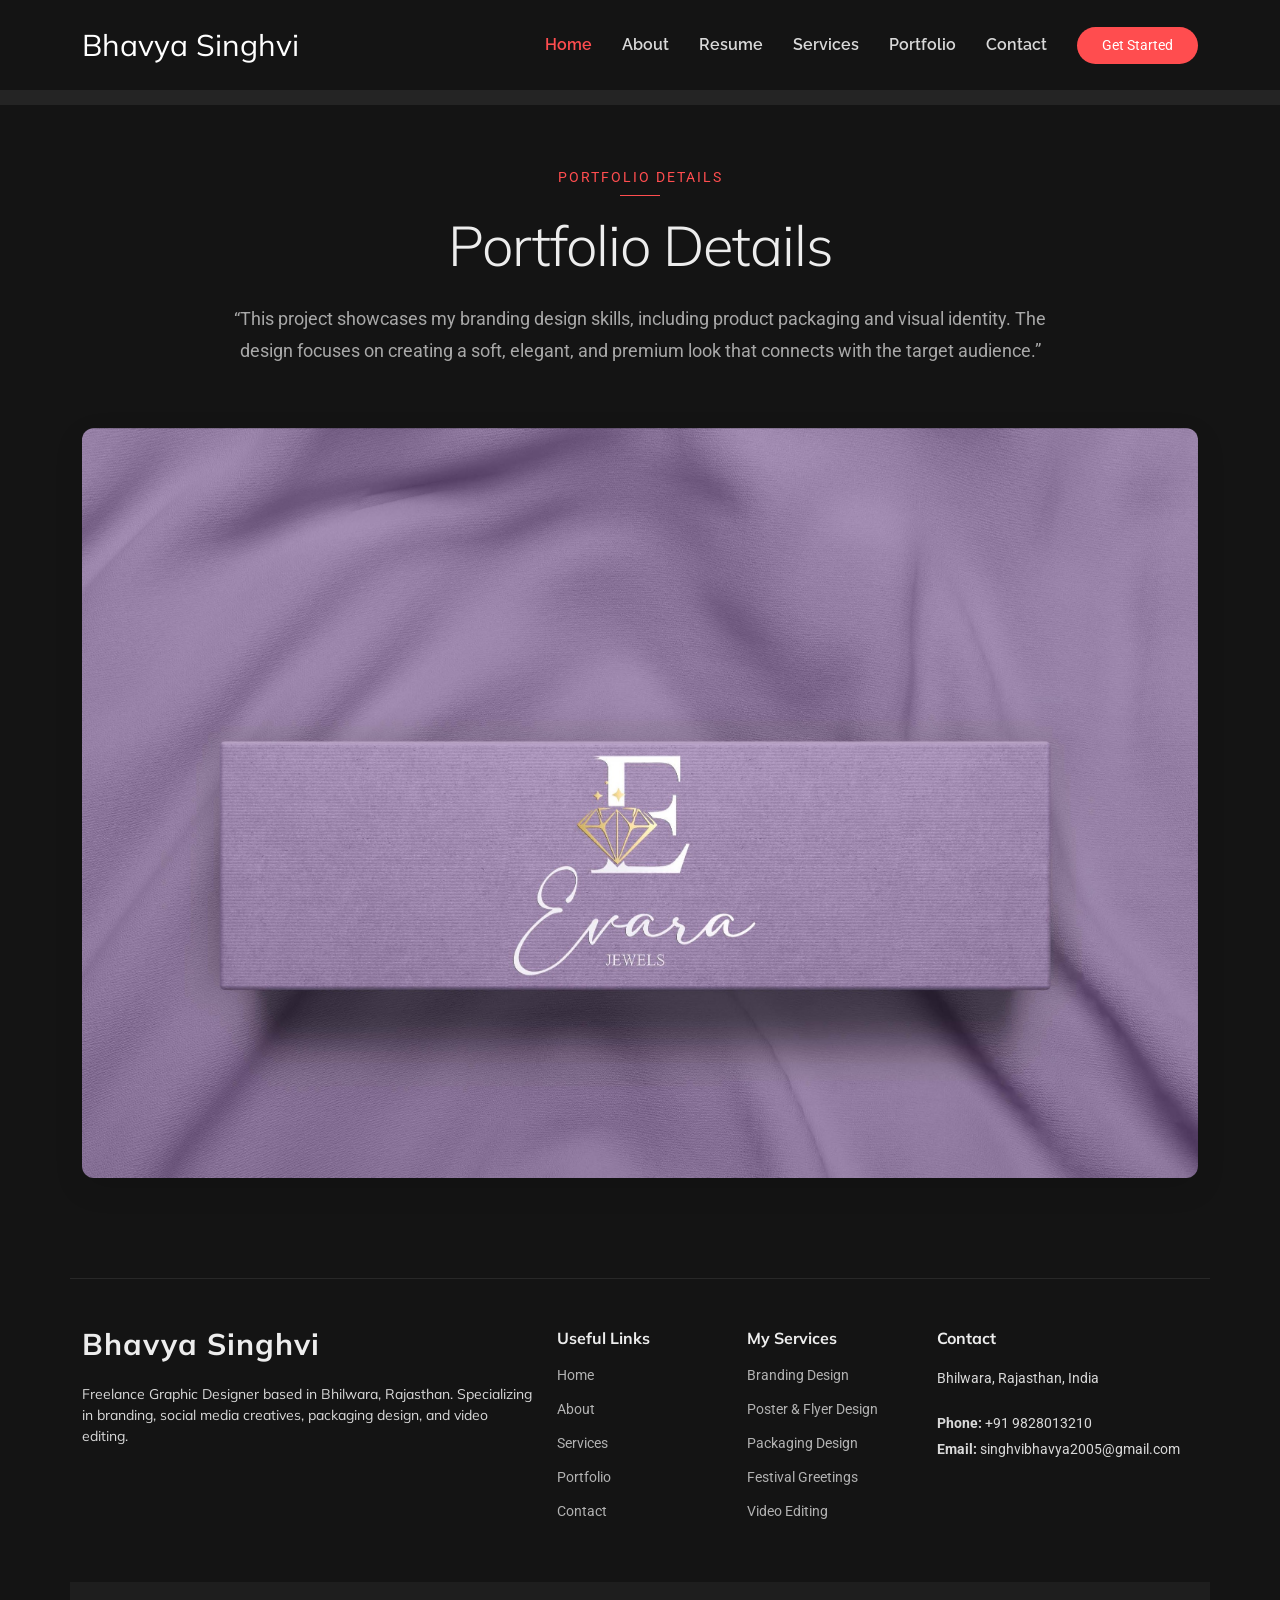
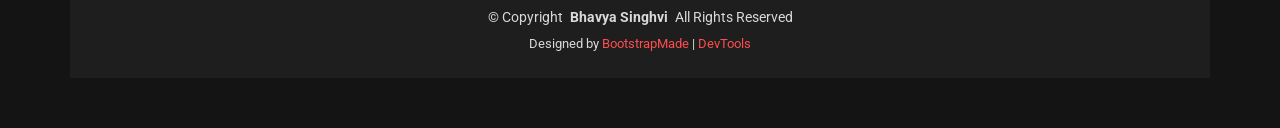
<file: evara-details.html>
<!DOCTYPE html>
<html lang="en">

<head>
  <meta charset="utf-8">
  <meta content="width=device-width, initial-scale=1.0" name="viewport">
  <title>Portfolio Details - Craftivo Bootstrap Template</title>
  <meta name="description" content="">
  <meta name="keywords" content="">

  <!-- Favicons -->
  <link href="assets/img/favicon.png" rel="icon">
  <link href="assets/img/apple-touch-icon.png" rel="apple-touch-icon">

  <!-- Fonts -->
  <link href="https://fonts.googleapis.com" rel="preconnect">
  <link href="https://fonts.gstatic.com" rel="preconnect" crossorigin>
  <link href="https://fonts.googleapis.com/css2?family=Roboto:ital,wght@0,100;0,300;0,400;0,500;0,700;0,900;1,100;1,300;1,400;1,500;1,700;1,900&family=Raleway:ital,wght@0,100;0,200;0,300;0,400;0,500;0,600;0,700;0,800;0,900;1,100;1,200;1,300;1,400;1,500;1,600;1,700;1,800;1,900&family=Mulish:ital,wght@0,200;0,300;0,400;0,500;0,600;0,700;0,800;0,900;1,200;1,300;1,400;1,500;1,600;1,700;1,800;1,900&display=swap" rel="stylesheet">

  <!-- Vendor CSS Files -->
  <link href="assets/vendor/bootstrap/css/bootstrap.min.css" rel="stylesheet">
  <link href="assets/vendor/bootstrap-icons/bootstrap-icons.css" rel="stylesheet">
  <link href="assets/vendor/aos/aos.css" rel="stylesheet">
  <link href="assets/vendor/glightbox/css/glightbox.min.css" rel="stylesheet">
  <link href="assets/vendor/swiper/swiper-bundle.min.css" rel="stylesheet">

  <!-- Main CSS File -->
  <link href="assets/css/main.css" rel="stylesheet">

  <!-- =======================================================
  * Template Name: Craftivo
  * Template URL: https://bootstrapmade.com/craftivo-bootstrap-portfolio-template/
  * Updated: Oct 04 2025 with Bootstrap v5.3.8
  * Author: BootstrapMade.com
  * License: https://bootstrapmade.com/license/
  ======================================================== -->
</head>

<body class="portfolio-details-page">


  <header id="header" class="header d-flex align-items-center fixed-top">
    <div class="container-fluid container-xl position-relative d-flex align-items-center">

      <a href="index.html" class="logo d-flex align-items-center me-auto">
        <h1 class="sitename">Bhavya Singhvi</h1>
      </a>

      <nav id="navmenu" class="navmenu">
        <ul>
          <li><a href="#hero" class="active">Home</a></li>
          <li><a href="#about">About</a></li>
          <li><a href="#resume">Resume</a></li>
          <li><a href="#services">Services</a></li>
          <li><a href="#portfolio">Portfolio</a></li>
          <li><a href="#contact">Contact</a></li>
        </ul>
        <i class="mobile-nav-toggle d-xl-none bi bi-list"></i>
      </nav>

      <a class="btn-getstarted" href="#about">Get Started</a>

    </div>
  </header>

  <main class="main">

    <!-- Page Title -->
    <div class="page-title light-background">
      <div class="container">
        <nav class="breadcrumbs">
          <ol>
            <li><a href="index.html">Home</a></li>
            <li class="current">Portfolio Details</li>
          </ol>
        </nav>
        <h1>Portfolio Details</h1>
      </div>
    </div><!-- End Page Title -->

    <!-- Portfolio Details Section -->
    <section id="portfolio-details" class="portfolio-details section " >

      <!-- Section Title -->
      <div class="container section-title" data-aos="fade-up">
        <span class="subtitle">Portfolio Details</span>
        <h2>Portfolio Details</h2>
        <p>“This project showcases my branding design skills, including product packaging and visual identity. The design focuses on creating a soft, elegant, and premium look that connects with the target audience.”</p>
      </div><!-- End Section Title -->

      <div class="container" data-aos="fade-up" data-aos-delay="100" >

        <div class="row gy-5">

          <div class="col-lg-12" >

            <div class="portfolio-details-slider swiper init-swiper" style="height: 750px;">
              <script type="application/json" class="swiper-config">
                {
                  "loop": true,
                  "speed": 600,
                  "autoplay": {
                    "delay": 4000
                  },
                  "slidesPerView": 1,
                  "spaceBetween": 0,
                  "effect": "fade",
                  "pagination": {
                    "el": ".swiper-pagination",
                    "type": "bullets",
                    "clickable": true
                  }
                }
              </script>
              <div class="swiper-wrapper" >

                

                <div class="swiper-slide">
                  <img src="assets\img\portfolio\EVARA JEWELLERY CHAIN BOC MOCKUP.jpg" alt="Portfolio Image" class="img-fluid" style="height: 100% !important; object-fit: cover !important;">
                </div>

          

                <div class="swiper-slide" >
                  <img src="assets\img\portfolio\EVARA JEWELLERY CIRCLE BOX MOCKUP.jpg" alt="Portfolio Image" class="img-fluid" style="height: 100% ; object-fit: cover !important;">
                </div>

               

                <div class="swiper-slide" >
                  <img src="assets\img\portfolio\EVARA JEWELLERY PENDANT MOCKUP.jpg" alt="Portfolio Image" class="img-fluid" style="height: 100% !important; object-fit: cover !important;">
                </div>
                

                
                <div class="swiper-slide" >
                  <img src="assets\img\portfolio\EVARA JEWELLERY EARING BOX MOCKUP.jpg" alt="Portfolio Image" class="img-fluid" style="height: 100% !important; object-fit: cover !important;">
                </div>

                
                <div class="swiper-slide" >
                  <img src="assets\img\portfolio\EVARA JEWELLERY NECKLACE MOCKUP.jpg" alt="Portfolio Image" class="img-fluid" style="height: 100% !important; object-fit: cover !important;">
                </div>

              </div>
             
            </div>


          </div>


        </div>

      </div>

    </section>

  </main>

    <footer id="footer" class="footer">
    <div class="container footer-top">
      <div class="row gy-4">
        <div class="col-lg-5 col-md-12 footer-about">
          <a href="index.html" class="logo d-flex align-items-center">
            <span class="sitename">Bhavya Singhvi</span>
          </a>
          <p>Freelance Graphic Designer based in Bhilwara, Rajasthan. Specializing in branding, social media creatives, packaging design, and video editing.</p>
        </div>
        <div class="col-lg-2 col-6 footer-links">
          <h4>Useful Links</h4>
          <ul>
            <li><a href="#hero">Home</a></li>
            <li><a href="#about">About</a></li>
            <li><a href="#services">Services</a></li>
            <li><a href="#portfolio">Portfolio</a></li>
            <li><a href="#contact">Contact</a></li>
          </ul>
        </div>
        <div class="col-lg-2 col-6 footer-links">
          <h4>My Services</h4>
          <ul>
            <li><a href="#">Branding Design</a></li>
            <li><a href="#">Poster & Flyer Design</a></li>
            <li><a href="#">Packaging Design</a></li>
            <li><a href="#">Festival Greetings</a></li>
            <li><a href="#">Video Editing</a></li>
          </ul>
        </div>
        <div class="col-lg-3 col-md-12 footer-contact text-center text-md-start">
          <h4>Contact</h4>
          <p>Bhilwara, Rajasthan, India</p>
          <p class="mt-4"><strong>Phone:</strong> <span>+91 9828013210</span></p>
          <p><strong>Email:</strong> <span>singhvibhavya2005@gmail.com</span></p>
        </div>
      </div>
    </div>
    <div class="container copyright text-center mt-4">
      <p>© <span>Copyright</span> <strong class="px-1 sitename">Bhavya Singhvi</strong> <span>All Rights Reserved</span></p>
      <div class="credits">
        Designed by <a href="https://bootstrapmade.com/">BootstrapMade</a> | <a href="https://bootstrapmade.com/tools/">DevTools</a>
      </div>
    </div>
  </footer>

  <!-- Scroll Top -->
  <a href="#" id="scroll-top" class="scroll-top d-flex align-items-center justify-content-center"><i class="bi bi-arrow-up-short"></i></a>

  <!-- Preloader -->
  <div id="preloader"></div>

  <!-- Vendor JS Files -->
  <script src="assets/vendor/bootstrap/js/bootstrap.bundle.min.js"></script>
  <script src="assets/vendor/php-email-form/validate.js"></script>
  <script src="assets/vendor/aos/aos.js"></script>
  <script src="assets/vendor/typed.js/typed.umd.js"></script>
  <script src="assets/vendor/waypoints/noframework.waypoints.js"></script>
  <script src="assets/vendor/glightbox/js/glightbox.min.js"></script>
  <script src="assets/vendor/imagesloaded/imagesloaded.pkgd.min.js"></script>
  <script src="assets/vendor/isotope-layout/isotope.pkgd.min.js"></script>
  <script src="assets/vendor/swiper/swiper-bundle.min.js"></script>

  <!-- Main JS File -->
  <script src="assets/js/main.js"></script>

</body>

</html>
</file>
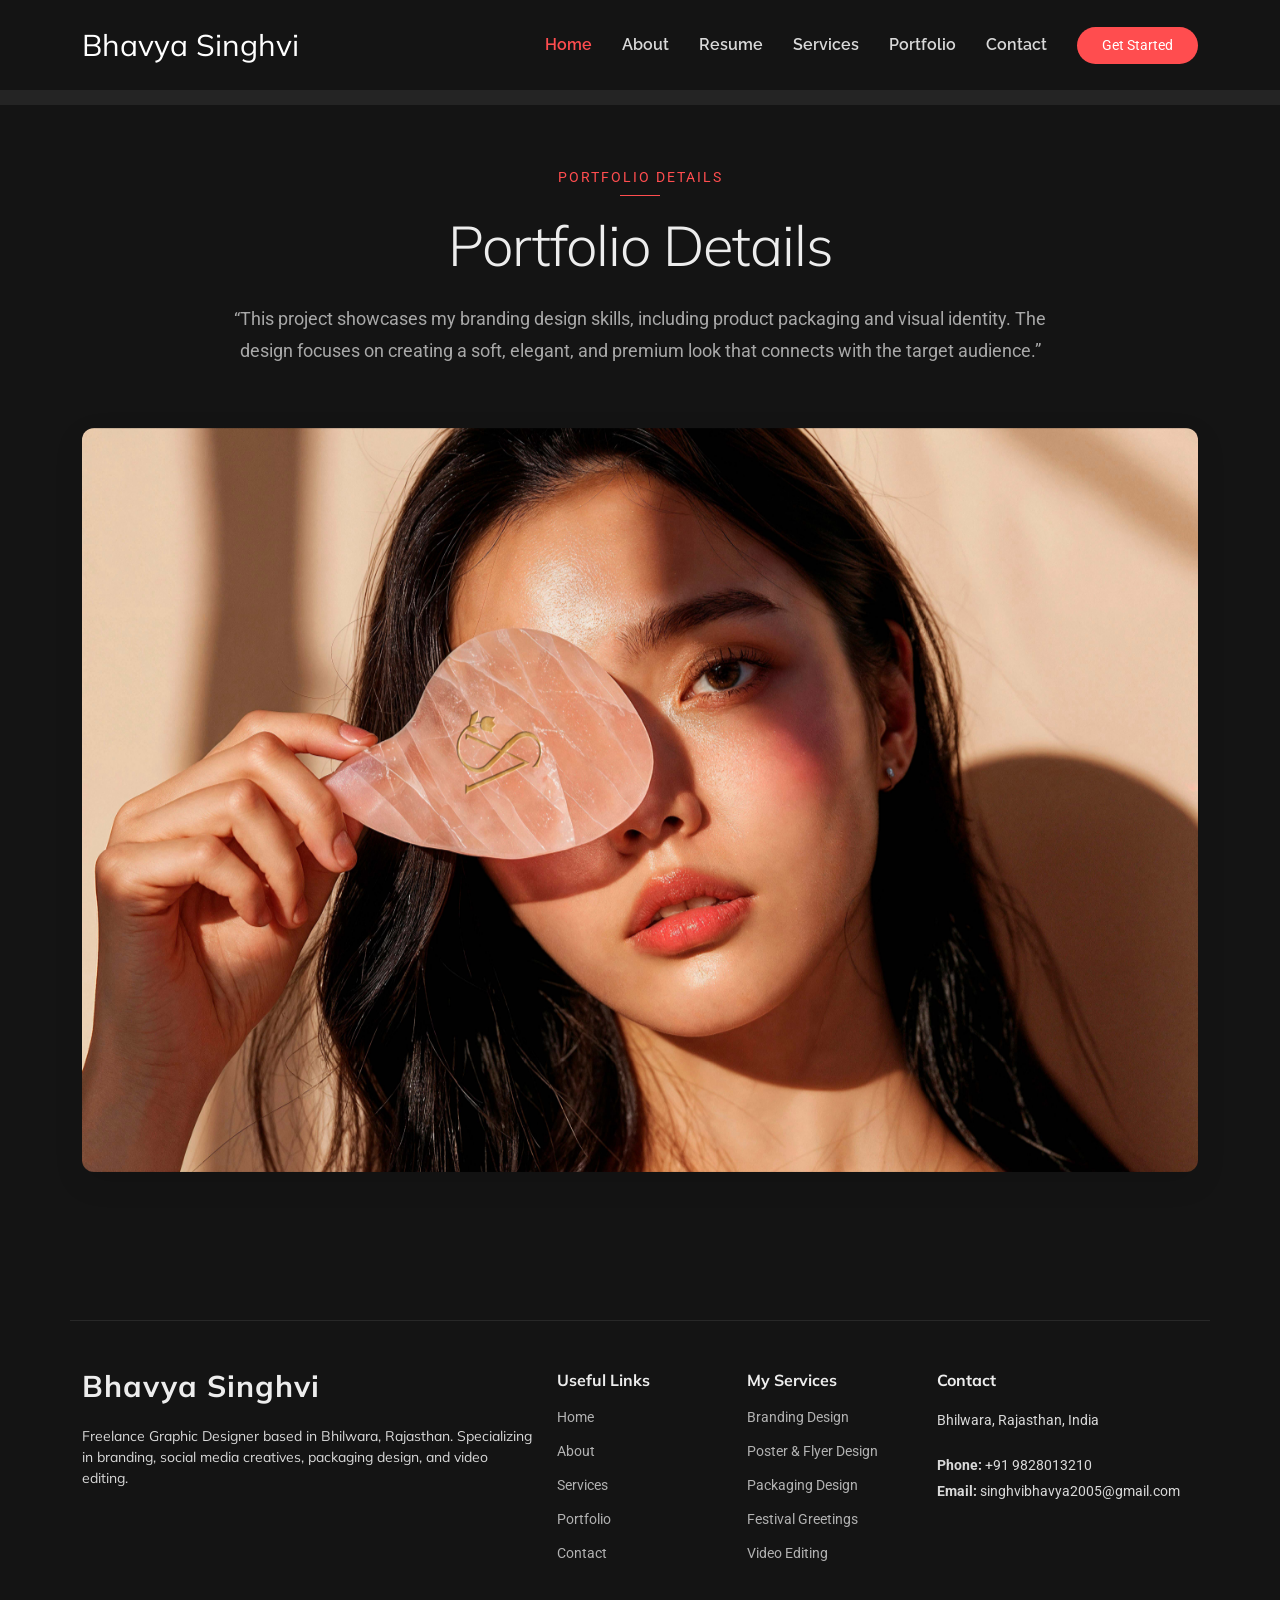
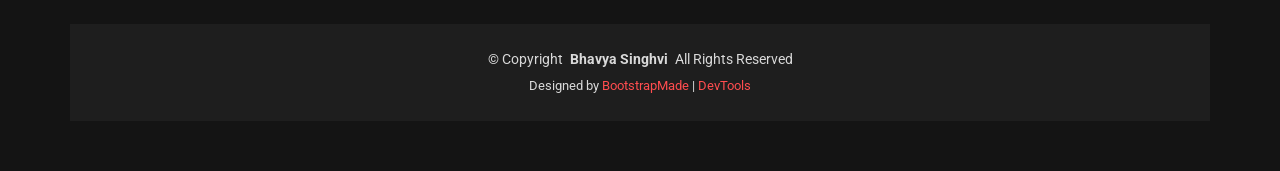
<file: portfolio-details.html>
<!DOCTYPE html>
<html lang="en">

<head>
  <meta charset="utf-8">
  <meta content="width=device-width, initial-scale=1.0" name="viewport">
  <title>Portfolio Details - Craftivo Bootstrap Template</title>
  <meta name="description" content="">
  <meta name="keywords" content="">

  <!-- Favicons -->
  <link href="assets/img/favicon.png" rel="icon">
  <link href="assets/img/apple-touch-icon.png" rel="apple-touch-icon">

  <!-- Fonts -->
  <link href="https://fonts.googleapis.com" rel="preconnect">
  <link href="https://fonts.gstatic.com" rel="preconnect" crossorigin>
  <link href="https://fonts.googleapis.com/css2?family=Roboto:ital,wght@0,100;0,300;0,400;0,500;0,700;0,900;1,100;1,300;1,400;1,500;1,700;1,900&family=Raleway:ital,wght@0,100;0,200;0,300;0,400;0,500;0,600;0,700;0,800;0,900;1,100;1,200;1,300;1,400;1,500;1,600;1,700;1,800;1,900&family=Mulish:ital,wght@0,200;0,300;0,400;0,500;0,600;0,700;0,800;0,900;1,200;1,300;1,400;1,500;1,600;1,700;1,800;1,900&display=swap" rel="stylesheet">

  <!-- Vendor CSS Files -->
  <link href="assets/vendor/bootstrap/css/bootstrap.min.css" rel="stylesheet">
  <link href="assets/vendor/bootstrap-icons/bootstrap-icons.css" rel="stylesheet">
  <link href="assets/vendor/aos/aos.css" rel="stylesheet">
  <link href="assets/vendor/glightbox/css/glightbox.min.css" rel="stylesheet">
  <link href="assets/vendor/swiper/swiper-bundle.min.css" rel="stylesheet">

  <!-- Main CSS File -->
  <link href="assets/css/main.css" rel="stylesheet">

  <!-- =======================================================
  * Template Name: Craftivo
  * Template URL: https://bootstrapmade.com/craftivo-bootstrap-portfolio-template/
  * Updated: Oct 04 2025 with Bootstrap v5.3.8
  * Author: BootstrapMade.com
  * License: https://bootstrapmade.com/license/
  ======================================================== -->
</head>

<body class="portfolio-details-page">


  <header id="header" class="header d-flex align-items-center fixed-top">
    <div class="container-fluid container-xl position-relative d-flex align-items-center">

      <a href="index.html" class="logo d-flex align-items-center me-auto">
        <h1 class="sitename">Bhavya Singhvi</h1>
      </a>

      <nav id="navmenu" class="navmenu">
        <ul>
          <li><a href="#hero" class="active">Home</a></li>
          <li><a href="#about">About</a></li>
          <li><a href="#resume">Resume</a></li>
          <li><a href="#services">Services</a></li>
          <li><a href="#portfolio">Portfolio</a></li>
          <li><a href="#contact">Contact</a></li>
        </ul>
        <i class="mobile-nav-toggle d-xl-none bi bi-list"></i>
      </nav>

      <a class="btn-getstarted" href="#about">Get Started</a>

    </div>
  </header>

  <main class="main">

    <!-- Page Title -->
    <div class="page-title light-background">
      <div class="container">
        <nav class="breadcrumbs">
          <ol>
            <li><a href="index.html">Home</a></li>
            <li class="current">Portfolio Details</li>
          </ol>
        </nav>
        <h1>Portfolio Details</h1>
      </div>
    </div><!-- End Page Title -->

    <!-- Portfolio Details Section -->
    <section id="portfolio-details" class="portfolio-details section">

      <!-- Section Title -->
      <div class="container section-title" data-aos="fade-up">
        <span class="subtitle">Portfolio Details</span>
        <h2>Portfolio Details</h2>
        <p>“This project showcases my branding design skills, including product packaging and visual identity. The design focuses on creating a soft, elegant, and premium look that connects with the target audience.”</p>
      </div><!-- End Section Title -->

      <div class="container" data-aos="fade-up" data-aos-delay="100">

        <div class="row gy-5">

          <div class="col-lg-12">

            <div class="portfolio-details-slider swiper init-swiper">
              <script type="application/json" class="swiper-config">
                {
                  "loop": true,
                  "speed": 600,
                  "autoplay": {
                    "delay": 4000
                  },
                  "slidesPerView": 1,
                  "spaceBetween": 0,
                  "effect": "fade",
                  "pagination": {
                    "el": ".swiper-pagination",
                    "type": "bullets",
                    "clickable": true
                  }
                }
              </script>
              <div class="swiper-wrapper" style="width: 100%;">

                <div class="swiper-slide">
                  <img src="assets\img\portfolio\AURA SKIN GUA SHA MOCKUP.jpg" alt="Portfolio Image"  class="img-fluid">
                </div>

                <div class="swiper-slide">
                  <img src="assets\img\portfolio\AURA SKIN TUBE MOCKUP.jpg" alt="Portfolio Image" class="img-fluid">
                </div>

          

                <div class="swiper-slide">
                  <img src="assets\img\portfolio\AURA SKIN FACE SERUM MOCKUP.jpg" alt="Portfolio Image" class="img-fluid">
                </div>
                

                
                <div class="swiper-slide">
                  <img src="assets\img\portfolio\AURA SKIN VC MOCKUP.jpg" alt="Portfolio Image" class="img-fluid">
                </div>

                
                <div class="swiper-slide">
                  <img src="assets\img\portfolio\AURA SKIN CARRY BAG MOCJUP 2.jpg" alt="Portfolio Image" class="img-fluid">
                </div>

              </div>
             
            </div>


          </div>

          <div class="col-lg-4">

            <div class="sidebar" data-aos="fade-up" data-aos-delay="200">

             

             

             

            </div>

          </div>

        </div>

      </div>

    </section><!-- /Portfolio Details Section --> 

  </main>

    <footer id="footer" class="footer">
    <div class="container footer-top">
      <div class="row gy-4">
        <div class="col-lg-5 col-md-12 footer-about">
          <a href="index.html" class="logo d-flex align-items-center">
            <span class="sitename">Bhavya Singhvi</span>
          </a>
          <p>Freelance Graphic Designer based in Bhilwara, Rajasthan. Specializing in branding, social media creatives, packaging design, and video editing.</p>
        </div>
        <div class="col-lg-2 col-6 footer-links">
          <h4>Useful Links</h4>
          <ul>
            <li><a href="#hero">Home</a></li>
            <li><a href="#about">About</a></li>
            <li><a href="#services">Services</a></li>
            <li><a href="#portfolio">Portfolio</a></li>
            <li><a href="#contact">Contact</a></li>
          </ul>
        </div>
        <div class="col-lg-2 col-6 footer-links">
          <h4>My Services</h4>
          <ul>
            <li><a href="#">Branding Design</a></li>
            <li><a href="#">Poster & Flyer Design</a></li>
            <li><a href="#">Packaging Design</a></li>
            <li><a href="#">Festival Greetings</a></li>
            <li><a href="#">Video Editing</a></li>
          </ul>
        </div>
        <div class="col-lg-3 col-md-12 footer-contact text-center text-md-start">
          <h4>Contact</h4>
          <p>Bhilwara, Rajasthan, India</p>
          <p class="mt-4"><strong>Phone:</strong> <span>+91 9828013210</span></p>
          <p><strong>Email:</strong> <span>singhvibhavya2005@gmail.com</span></p>
        </div>
      </div>
    </div>
    <div class="container copyright text-center mt-4">
      <p>© <span>Copyright</span> <strong class="px-1 sitename">Bhavya Singhvi</strong> <span>All Rights Reserved</span></p>
      <div class="credits">
        Designed by <a href="https://bootstrapmade.com/">BootstrapMade</a> | <a href="https://bootstrapmade.com/tools/">DevTools</a>
      </div>
    </div>
  </footer>

  <!-- Scroll Top -->
  <a href="#" id="scroll-top" class="scroll-top d-flex align-items-center justify-content-center"><i class="bi bi-arrow-up-short"></i></a>

  <!-- Preloader -->
  <div id="preloader"></div>

  <!-- Vendor JS Files -->
  <script src="assets/vendor/bootstrap/js/bootstrap.bundle.min.js"></script>
  <script src="assets/vendor/php-email-form/validate.js"></script>
  <script src="assets/vendor/aos/aos.js"></script>
  <script src="assets/vendor/typed.js/typed.umd.js"></script>
  <script src="assets/vendor/waypoints/noframework.waypoints.js"></script>
  <script src="assets/vendor/glightbox/js/glightbox.min.js"></script>
  <script src="assets/vendor/imagesloaded/imagesloaded.pkgd.min.js"></script>
  <script src="assets/vendor/isotope-layout/isotope.pkgd.min.js"></script>
  <script src="assets/vendor/swiper/swiper-bundle.min.js"></script>

  <!-- Main JS File -->
  <script src="assets/js/main.js"></script>

</body>

</html>
</file>
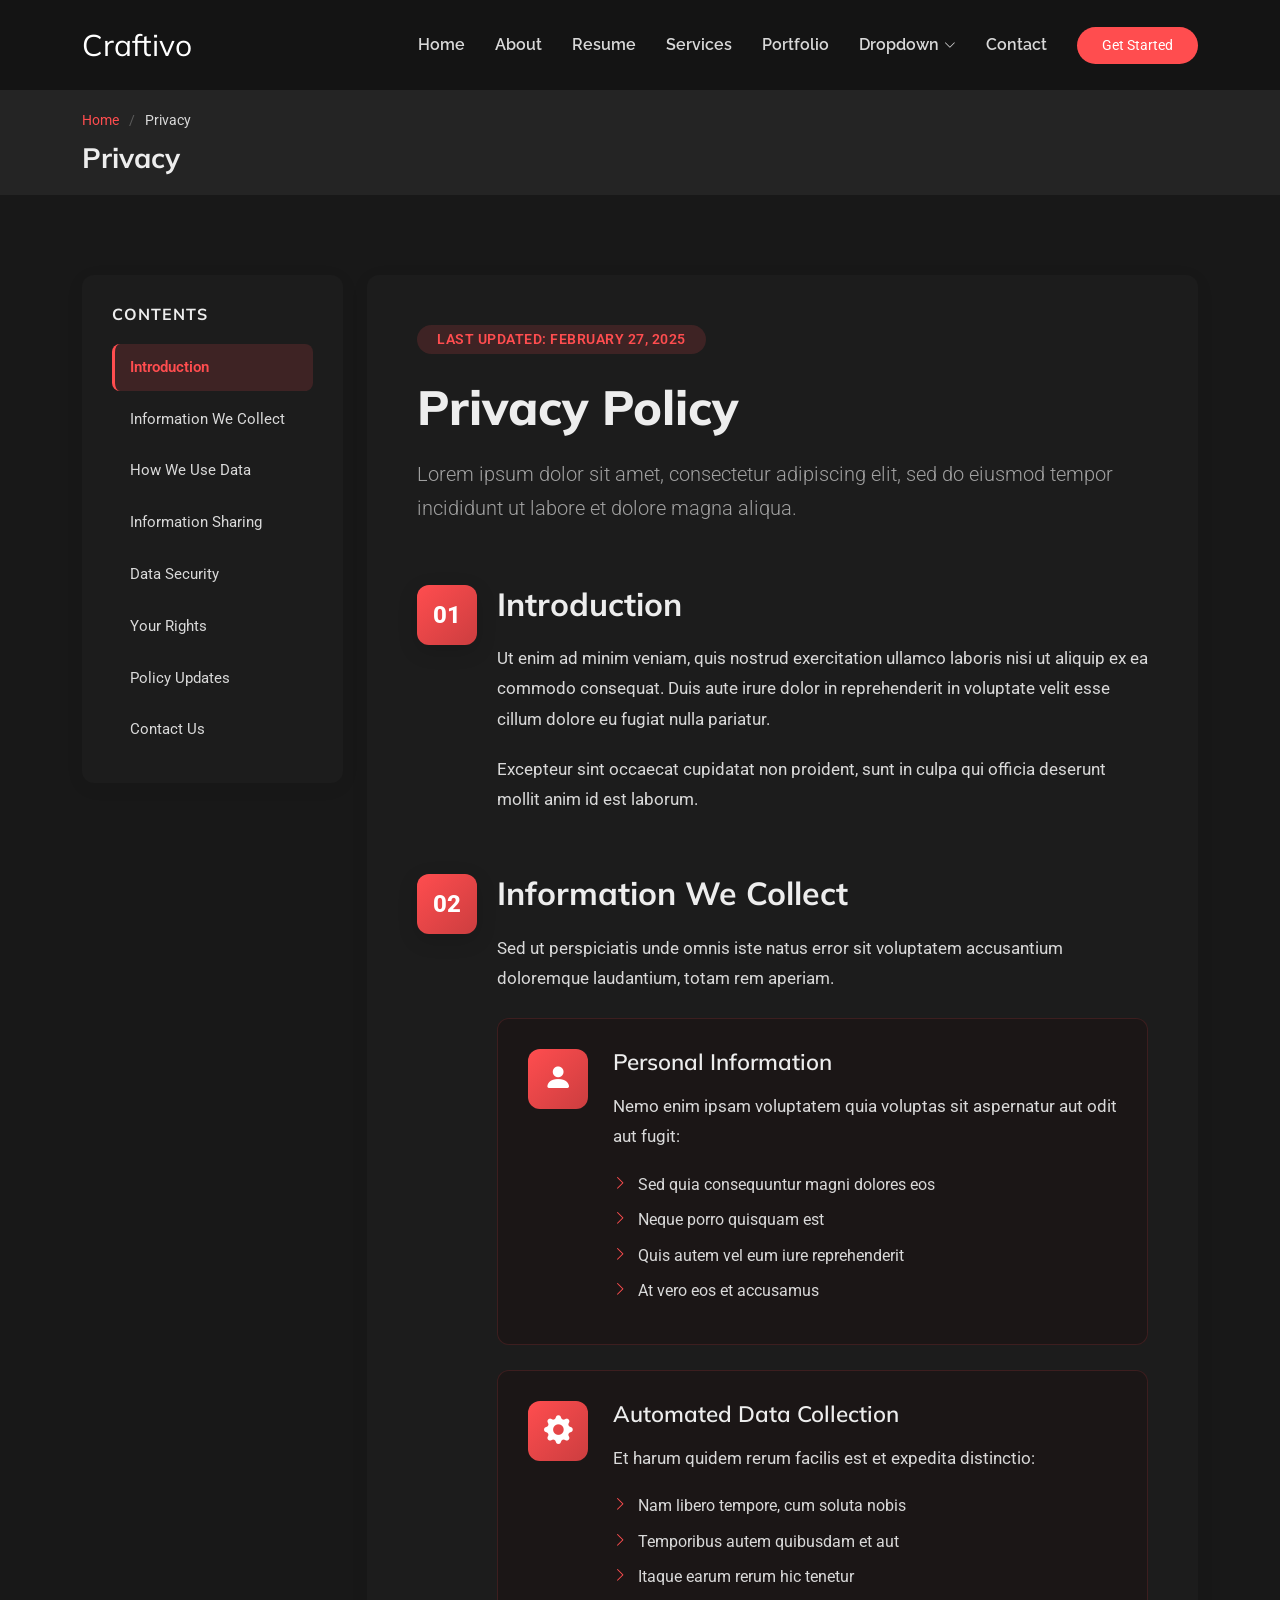
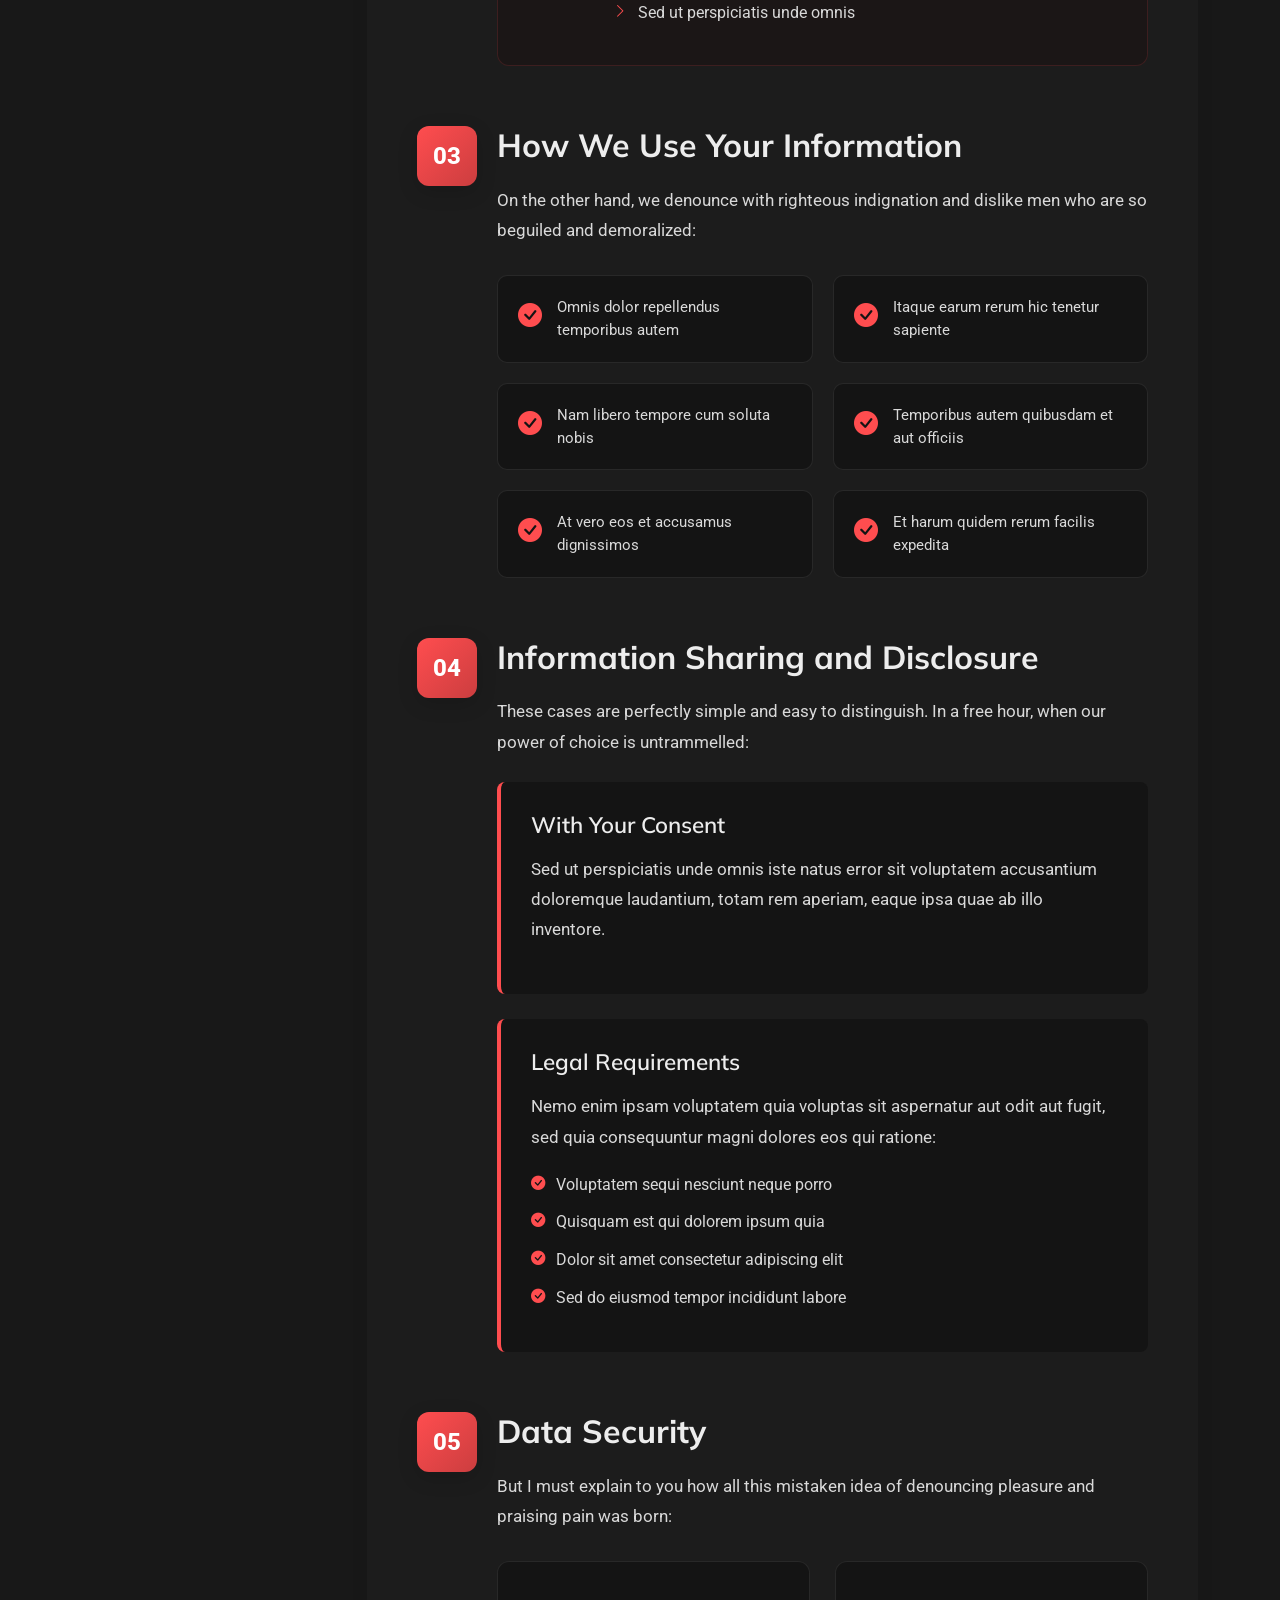
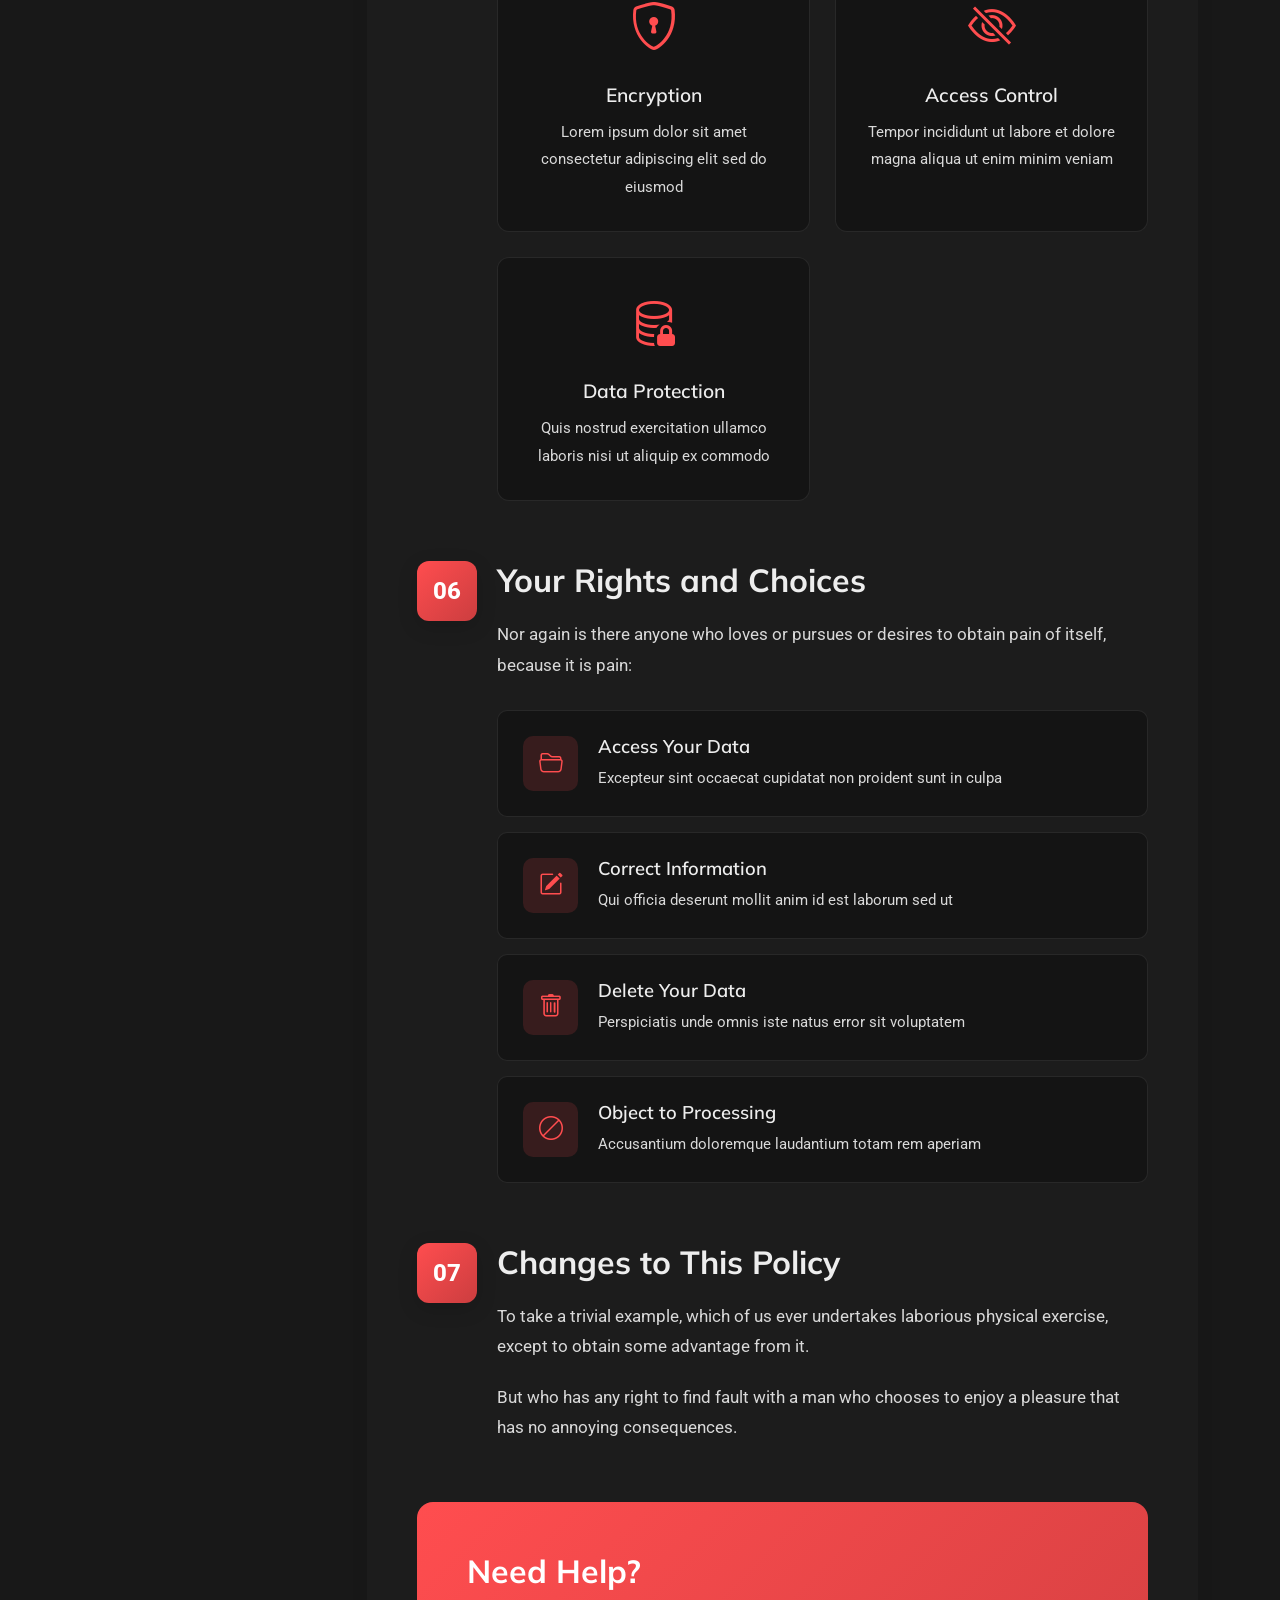
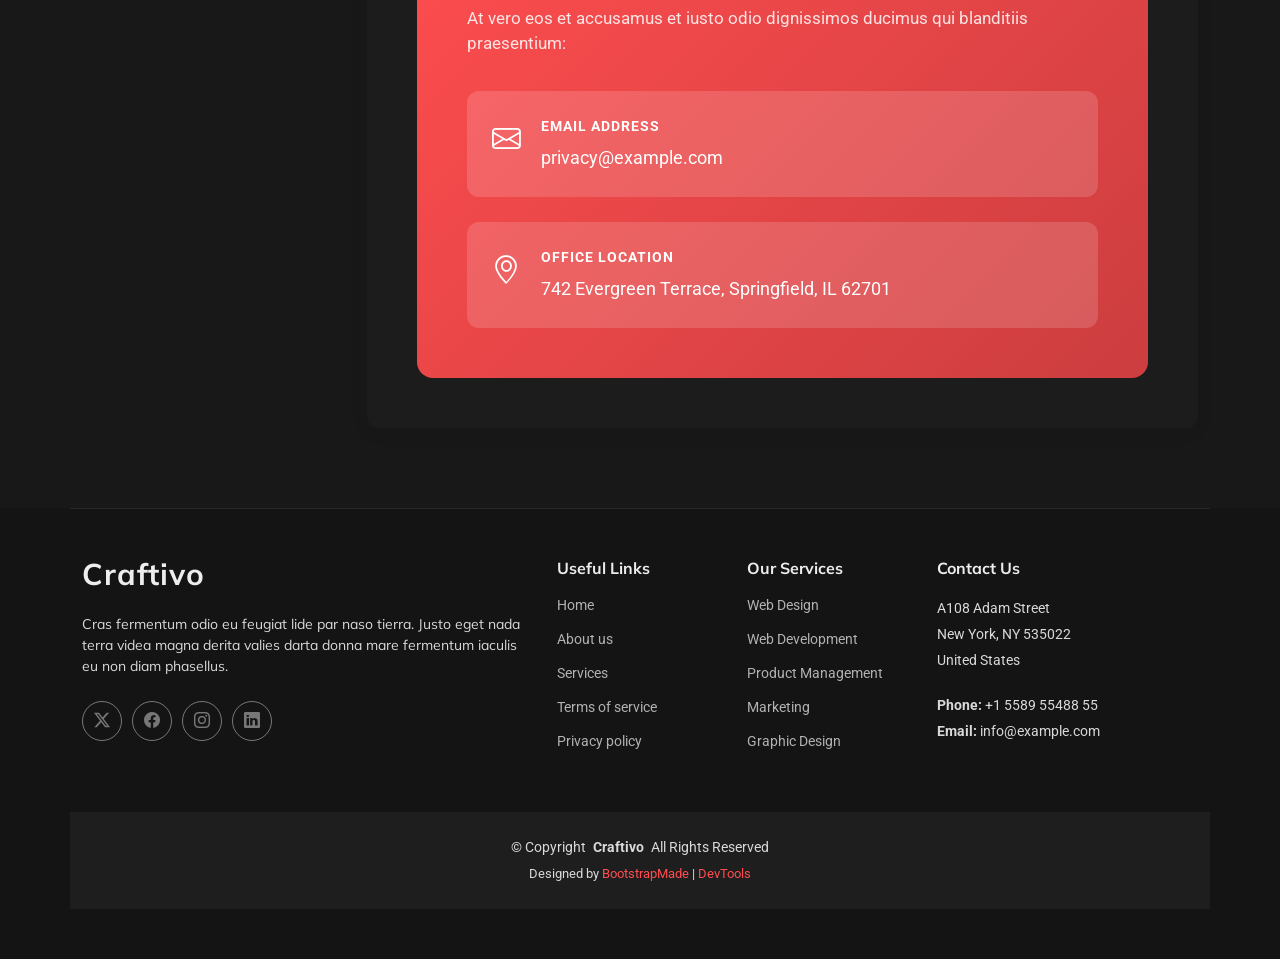
<file: privacy.html>
<!DOCTYPE html>
<html lang="en">

<head>
  <meta charset="utf-8">
  <meta content="width=device-width, initial-scale=1.0" name="viewport">
  <title>Privacy - Craftivo Bootstrap Template</title>
  <meta name="description" content="">
  <meta name="keywords" content="">

  <!-- Favicons -->
  <link href="assets/img/favicon.png" rel="icon">
  <link href="assets/img/apple-touch-icon.png" rel="apple-touch-icon">

  <!-- Fonts -->
  <link href="https://fonts.googleapis.com" rel="preconnect">
  <link href="https://fonts.gstatic.com" rel="preconnect" crossorigin>
  <link href="https://fonts.googleapis.com/css2?family=Roboto:ital,wght@0,100;0,300;0,400;0,500;0,700;0,900;1,100;1,300;1,400;1,500;1,700;1,900&family=Raleway:ital,wght@0,100;0,200;0,300;0,400;0,500;0,600;0,700;0,800;0,900;1,100;1,200;1,300;1,400;1,500;1,600;1,700;1,800;1,900&family=Mulish:ital,wght@0,200;0,300;0,400;0,500;0,600;0,700;0,800;0,900;1,200;1,300;1,400;1,500;1,600;1,700;1,800;1,900&display=swap" rel="stylesheet">

  <!-- Vendor CSS Files -->
  <link href="assets/vendor/bootstrap/css/bootstrap.min.css" rel="stylesheet">
  <link href="assets/vendor/bootstrap-icons/bootstrap-icons.css" rel="stylesheet">
  <link href="assets/vendor/aos/aos.css" rel="stylesheet">
  <link href="assets/vendor/glightbox/css/glightbox.min.css" rel="stylesheet">
  <link href="assets/vendor/swiper/swiper-bundle.min.css" rel="stylesheet">

  <!-- Main CSS File -->
  <link href="assets/css/main.css" rel="stylesheet">

  <!-- =======================================================
  * Template Name: Craftivo
  * Template URL: https://bootstrapmade.com/craftivo-bootstrap-portfolio-template/
  * Updated: Oct 04 2025 with Bootstrap v5.3.8
  * Author: BootstrapMade.com
  * License: https://bootstrapmade.com/license/
  ======================================================== -->
</head>

<body class="privacy-page">

  <header id="header" class="header d-flex align-items-center sticky-top">
    <div class="container-fluid container-xl position-relative d-flex align-items-center">

      <a href="index.html" class="logo d-flex align-items-center me-auto">
        <!-- Uncomment the line below if you also wish to use an image logo -->
        <!-- <img src="assets/img/logo.webp" alt=""> -->
        <h1 class="sitename">Craftivo</h1>
      </a>

      <nav id="navmenu" class="navmenu">
        <ul>
          <li><a href="#hero">Home</a></li>
          <li><a href="#about">About</a></li>
          <li><a href="#resume">Resume</a></li>
          <li><a href="#services">Services</a></li>
          <li><a href="#portfolio">Portfolio</a></li>
          <li class="dropdown"><a href="#"><span>Dropdown</span> <i class="bi bi-chevron-down toggle-dropdown"></i></a>
            <ul>
              <li><a href="#">Dropdown 1</a></li>
              <li class="dropdown"><a href="#"><span>Deep Dropdown</span> <i class="bi bi-chevron-down toggle-dropdown"></i></a>
                <ul>
                  <li><a href="#">Deep Dropdown 1</a></li>
                  <li><a href="#">Deep Dropdown 2</a></li>
                  <li><a href="#">Deep Dropdown 3</a></li>
                  <li><a href="#">Deep Dropdown 4</a></li>
                  <li><a href="#">Deep Dropdown 5</a></li>
                </ul>
              </li>
              <li><a href="#">Dropdown 2</a></li>
              <li><a href="#">Dropdown 3</a></li>
              <li><a href="#">Dropdown 4</a></li>
            </ul>
          </li>
          <li><a href="#contact">Contact</a></li>
        </ul>
        <i class="mobile-nav-toggle d-xl-none bi bi-list"></i>
      </nav>

      <a class="btn-getstarted" href="#about">Get Started</a>

    </div>
  </header>

  <main class="main">

    <!-- Page Title -->
    <div class="page-title light-background">
      <div class="container">
        <nav class="breadcrumbs">
          <ol>
            <li><a href="index.html">Home</a></li>
            <li class="current">Privacy</li>
          </ol>
        </nav>
        <h1>Privacy</h1>
      </div>
    </div><!-- End Page Title -->

    <!-- Privacy Section -->
    <section id="privacy" class="privacy section">

      <div class="container">

        <div class="row">
          <!-- Sidebar Navigation -->
          <div class="col-lg-3">
            <div class="policy-sidebar" data-aos="fade-right">
              <h3>Contents</h3>
              <nav class="policy-nav">
                <a href="#introduction" class="nav-link active">Introduction</a>
                <a href="#information-collect" class="nav-link">Information We Collect</a>
                <a href="#use-information" class="nav-link">How We Use Data</a>
                <a href="#sharing" class="nav-link">Information Sharing</a>
                <a href="#security" class="nav-link">Data Security</a>
                <a href="#rights" class="nav-link">Your Rights</a>
                <a href="#changes" class="nav-link">Policy Updates</a>
                <a href="#contact" class="nav-link">Contact Us</a>
              </nav>
            </div>
          </div>

          <!-- Main Content -->
          <div class="col-lg-9">
            <div class="policy-main">
              <!-- Header -->
              <div class="policy-hero" data-aos="fade-up">
                <div class="badge">Last Updated: February 27, 2025</div>
                <h1>Privacy Policy</h1>
                <p class="lead">Lorem ipsum dolor sit amet, consectetur adipiscing elit, sed do eiusmod tempor incididunt ut labore et dolore magna aliqua.</p>
              </div>

              <!-- Introduction -->
              <div class="policy-section" id="introduction" data-aos="fade-up" data-aos-delay="100">
                <div class="section-number">01</div>
                <h2>Introduction</h2>
                <p>Ut enim ad minim veniam, quis nostrud exercitation ullamco laboris nisi ut aliquip ex ea commodo consequat. Duis aute irure dolor in reprehenderit in voluptate velit esse cillum dolore eu fugiat nulla pariatur.</p>
                <p>Excepteur sint occaecat cupidatat non proident, sunt in culpa qui officia deserunt mollit anim id est laborum.</p>
              </div>

              <!-- Information Collection -->
              <div class="policy-section" id="information-collect" data-aos="fade-up" data-aos-delay="150">
                <div class="section-number">02</div>
                <h2>Information We Collect</h2>
                <p>Sed ut perspiciatis unde omnis iste natus error sit voluptatem accusantium doloremque laudantium, totam rem aperiam.</p>

                <div class="info-card">
                  <div class="card-icon">
                    <i class="bi bi-person-fill"></i>
                  </div>
                  <div class="card-content">
                    <h3>Personal Information</h3>
                    <p>Nemo enim ipsam voluptatem quia voluptas sit aspernatur aut odit aut fugit:</p>
                    <ul>
                      <li>Sed quia consequuntur magni dolores eos</li>
                      <li>Neque porro quisquam est</li>
                      <li>Quis autem vel eum iure reprehenderit</li>
                      <li>At vero eos et accusamus</li>
                    </ul>
                  </div>
                </div>

                <div class="info-card">
                  <div class="card-icon">
                    <i class="bi bi-gear-fill"></i>
                  </div>
                  <div class="card-content">
                    <h3>Automated Data Collection</h3>
                    <p>Et harum quidem rerum facilis est et expedita distinctio:</p>
                    <ul>
                      <li>Nam libero tempore, cum soluta nobis</li>
                      <li>Temporibus autem quibusdam et aut</li>
                      <li>Itaque earum rerum hic tenetur</li>
                      <li>Sed ut perspiciatis unde omnis</li>
                    </ul>
                  </div>
                </div>
              </div>

              <!-- Use of Information -->
              <div class="policy-section" id="use-information" data-aos="fade-up" data-aos-delay="200">
                <div class="section-number">03</div>
                <h2>How We Use Your Information</h2>
                <p>On the other hand, we denounce with righteous indignation and dislike men who are so beguiled and demoralized:</p>
                <div class="usage-grid">
                  <div class="usage-item">
                    <i class="bi bi-check-circle-fill"></i>
                    <span>Omnis dolor repellendus temporibus autem</span>
                  </div>
                  <div class="usage-item">
                    <i class="bi bi-check-circle-fill"></i>
                    <span>Itaque earum rerum hic tenetur sapiente</span>
                  </div>
                  <div class="usage-item">
                    <i class="bi bi-check-circle-fill"></i>
                    <span>Nam libero tempore cum soluta nobis</span>
                  </div>
                  <div class="usage-item">
                    <i class="bi bi-check-circle-fill"></i>
                    <span>Temporibus autem quibusdam et aut officiis</span>
                  </div>
                  <div class="usage-item">
                    <i class="bi bi-check-circle-fill"></i>
                    <span>At vero eos et accusamus dignissimos</span>
                  </div>
                  <div class="usage-item">
                    <i class="bi bi-check-circle-fill"></i>
                    <span>Et harum quidem rerum facilis expedita</span>
                  </div>
                </div>
              </div>

              <!-- Information Sharing -->
              <div class="policy-section" id="sharing" data-aos="fade-up" data-aos-delay="250">
                <div class="section-number">04</div>
                <h2>Information Sharing and Disclosure</h2>
                <p>These cases are perfectly simple and easy to distinguish. In a free hour, when our power of choice is untrammelled:</p>

                <div class="sharing-box">
                  <h3>With Your Consent</h3>
                  <p>Sed ut perspiciatis unde omnis iste natus error sit voluptatem accusantium doloremque laudantium, totam rem aperiam, eaque ipsa quae ab illo inventore.</p>
                </div>

                <div class="sharing-box">
                  <h3>Legal Requirements</h3>
                  <p>Nemo enim ipsam voluptatem quia voluptas sit aspernatur aut odit aut fugit, sed quia consequuntur magni dolores eos qui ratione:</p>
                  <ul>
                    <li>Voluptatem sequi nesciunt neque porro</li>
                    <li>Quisquam est qui dolorem ipsum quia</li>
                    <li>Dolor sit amet consectetur adipiscing elit</li>
                    <li>Sed do eiusmod tempor incididunt labore</li>
                  </ul>
                </div>
              </div>

              <!-- Data Security -->
              <div class="policy-section" id="security" data-aos="fade-up" data-aos-delay="300">
                <div class="section-number">05</div>
                <h2>Data Security</h2>
                <p>But I must explain to you how all this mistaken idea of denouncing pleasure and praising pain was born:</p>
                <div class="security-features">
                  <div class="feature">
                    <i class="bi bi-shield-lock"></i>
                    <h4>Encryption</h4>
                    <p>Lorem ipsum dolor sit amet consectetur adipiscing elit sed do eiusmod</p>
                  </div>
                  <div class="feature">
                    <i class="bi bi-eye-slash"></i>
                    <h4>Access Control</h4>
                    <p>Tempor incididunt ut labore et dolore magna aliqua ut enim minim veniam</p>
                  </div>
                  <div class="feature">
                    <i class="bi bi-database-lock"></i>
                    <h4>Data Protection</h4>
                    <p>Quis nostrud exercitation ullamco laboris nisi ut aliquip ex commodo</p>
                  </div>
                </div>
              </div>

              <!-- Your Rights -->
              <div class="policy-section" id="rights" data-aos="fade-up" data-aos-delay="100">
                <div class="section-number">06</div>
                <h2>Your Rights and Choices</h2>
                <p>Nor again is there anyone who loves or pursues or desires to obtain pain of itself, because it is pain:</p>
                <div class="rights-list">
                  <div class="right-item">
                    <div class="right-icon"><i class="bi bi-folder2-open"></i></div>
                    <div class="right-content">
                      <h4>Access Your Data</h4>
                      <p>Excepteur sint occaecat cupidatat non proident sunt in culpa</p>
                    </div>
                  </div>
                  <div class="right-item">
                    <div class="right-icon"><i class="bi bi-pencil-square"></i></div>
                    <div class="right-content">
                      <h4>Correct Information</h4>
                      <p>Qui officia deserunt mollit anim id est laborum sed ut</p>
                    </div>
                  </div>
                  <div class="right-item">
                    <div class="right-icon"><i class="bi bi-trash"></i></div>
                    <div class="right-content">
                      <h4>Delete Your Data</h4>
                      <p>Perspiciatis unde omnis iste natus error sit voluptatem</p>
                    </div>
                  </div>
                  <div class="right-item">
                    <div class="right-icon"><i class="bi bi-ban"></i></div>
                    <div class="right-content">
                      <h4>Object to Processing</h4>
                      <p>Accusantium doloremque laudantium totam rem aperiam</p>
                    </div>
                  </div>
                </div>
              </div>

              <!-- Policy Updates -->
              <div class="policy-section" id="changes" data-aos="fade-up" data-aos-delay="150">
                <div class="section-number">07</div>
                <h2>Changes to This Policy</h2>
                <p>To take a trivial example, which of us ever undertakes laborious physical exercise, except to obtain some advantage from it.</p>
                <p>But who has any right to find fault with a man who chooses to enjoy a pleasure that has no annoying consequences.</p>
              </div>

              <!-- Contact Section -->
              <div class="policy-contact" id="contact" data-aos="fade-up" data-aos-delay="200">
                <div class="contact-card">
                  <h2>Need Help?</h2>
                  <p>At vero eos et accusamus et iusto odio dignissimos ducimus qui blanditiis praesentium:</p>
                  <div class="contact-info">
                    <div class="info-item">
                      <i class="bi bi-envelope"></i>
                      <div>
                        <strong>Email Address</strong>
                        <span>privacy@example.com</span>
                      </div>
                    </div>
                    <div class="info-item">
                      <i class="bi bi-geo-alt"></i>
                      <div>
                        <strong>Office Location</strong>
                        <span>742 Evergreen Terrace, Springfield, IL 62701</span>
                      </div>
                    </div>
                  </div>
                </div>
              </div>

            </div>
          </div>

        </div>

      </div>

    </section><!-- /Privacy Section -->

  </main>

  <footer id="footer" class="footer">

    <div class="container footer-top">
      <div class="row gy-4">
        <div class="col-lg-5 col-md-12 footer-about">
          <a href="index.html" class="logo d-flex align-items-center">
            <span class="sitename">Craftivo</span>
          </a>
          <p>Cras fermentum odio eu feugiat lide par naso tierra. Justo eget nada terra videa magna derita valies darta donna mare fermentum iaculis eu non diam phasellus.</p>
          <div class="social-links d-flex mt-4">
            <a href=""><i class="bi bi-twitter-x"></i></a>
            <a href=""><i class="bi bi-facebook"></i></a>
            <a href=""><i class="bi bi-instagram"></i></a>
            <a href=""><i class="bi bi-linkedin"></i></a>
          </div>
        </div>

        <div class="col-lg-2 col-6 footer-links">
          <h4>Useful Links</h4>
          <ul>
            <li><a href="#">Home</a></li>
            <li><a href="#">About us</a></li>
            <li><a href="#">Services</a></li>
            <li><a href="#">Terms of service</a></li>
            <li><a href="#">Privacy policy</a></li>
          </ul>
        </div>

        <div class="col-lg-2 col-6 footer-links">
          <h4>Our Services</h4>
          <ul>
            <li><a href="#">Web Design</a></li>
            <li><a href="#">Web Development</a></li>
            <li><a href="#">Product Management</a></li>
            <li><a href="#">Marketing</a></li>
            <li><a href="#">Graphic Design</a></li>
          </ul>
        </div>

        <div class="col-lg-3 col-md-12 footer-contact text-center text-md-start">
          <h4>Contact Us</h4>
          <p>A108 Adam Street</p>
          <p>New York, NY 535022</p>
          <p>United States</p>
          <p class="mt-4"><strong>Phone:</strong> <span>+1 5589 55488 55</span></p>
          <p><strong>Email:</strong> <span>info@example.com</span></p>
        </div>

      </div>
    </div>

    <div class="container copyright text-center mt-4">
      <p>© <span>Copyright</span> <strong class="px-1 sitename">Craftivo</strong> <span>All Rights Reserved</span></p>
      <div class="credits">
        <!-- All the links in the footer should remain intact. -->
        <!-- You can delete the links only if you've purchased the pro version. -->
        <!-- Licensing information: https://bootstrapmade.com/license/ -->
        <!-- Purchase the pro version with working PHP/AJAX contact form: [buy-url] -->
        Designed by <a href="https://bootstrapmade.com/">BootstrapMade</a> | <a href="https://bootstrapmade.com/tools/">DevTools</a>
      </div>
    </div>

  </footer>

  <!-- Scroll Top -->
  <a href="#" id="scroll-top" class="scroll-top d-flex align-items-center justify-content-center"><i class="bi bi-arrow-up-short"></i></a>

  <!-- Preloader -->
  <div id="preloader"></div>

  <!-- Vendor JS Files -->
  <script src="assets/vendor/bootstrap/js/bootstrap.bundle.min.js"></script>
  <script src="assets/vendor/php-email-form/validate.js"></script>
  <script src="assets/vendor/aos/aos.js"></script>
  <script src="assets/vendor/typed.js/typed.umd.js"></script>
  <script src="assets/vendor/waypoints/noframework.waypoints.js"></script>
  <script src="assets/vendor/glightbox/js/glightbox.min.js"></script>
  <script src="assets/vendor/imagesloaded/imagesloaded.pkgd.min.js"></script>
  <script src="assets/vendor/isotope-layout/isotope.pkgd.min.js"></script>
  <script src="assets/vendor/swiper/swiper-bundle.min.js"></script>

  <!-- Main JS File -->
  <script src="assets/js/main.js"></script>

</body>

</html>
</file>
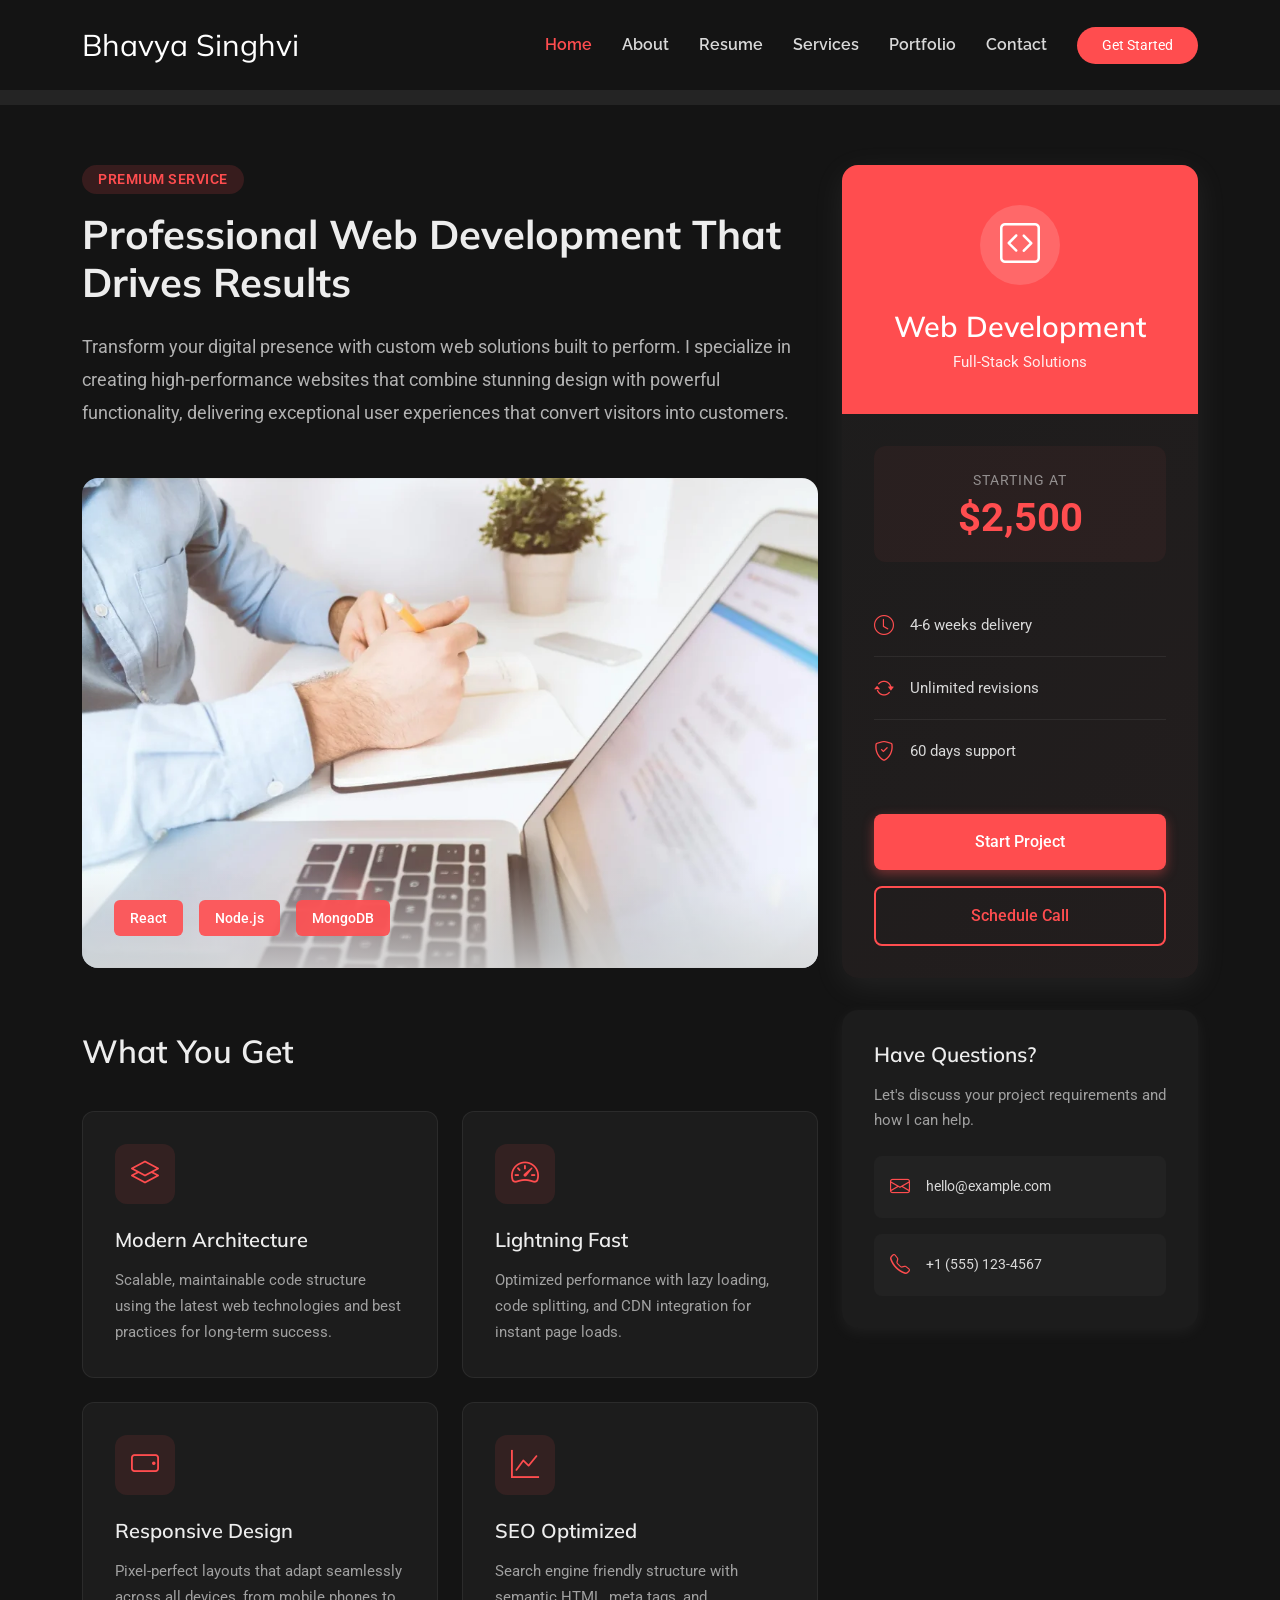
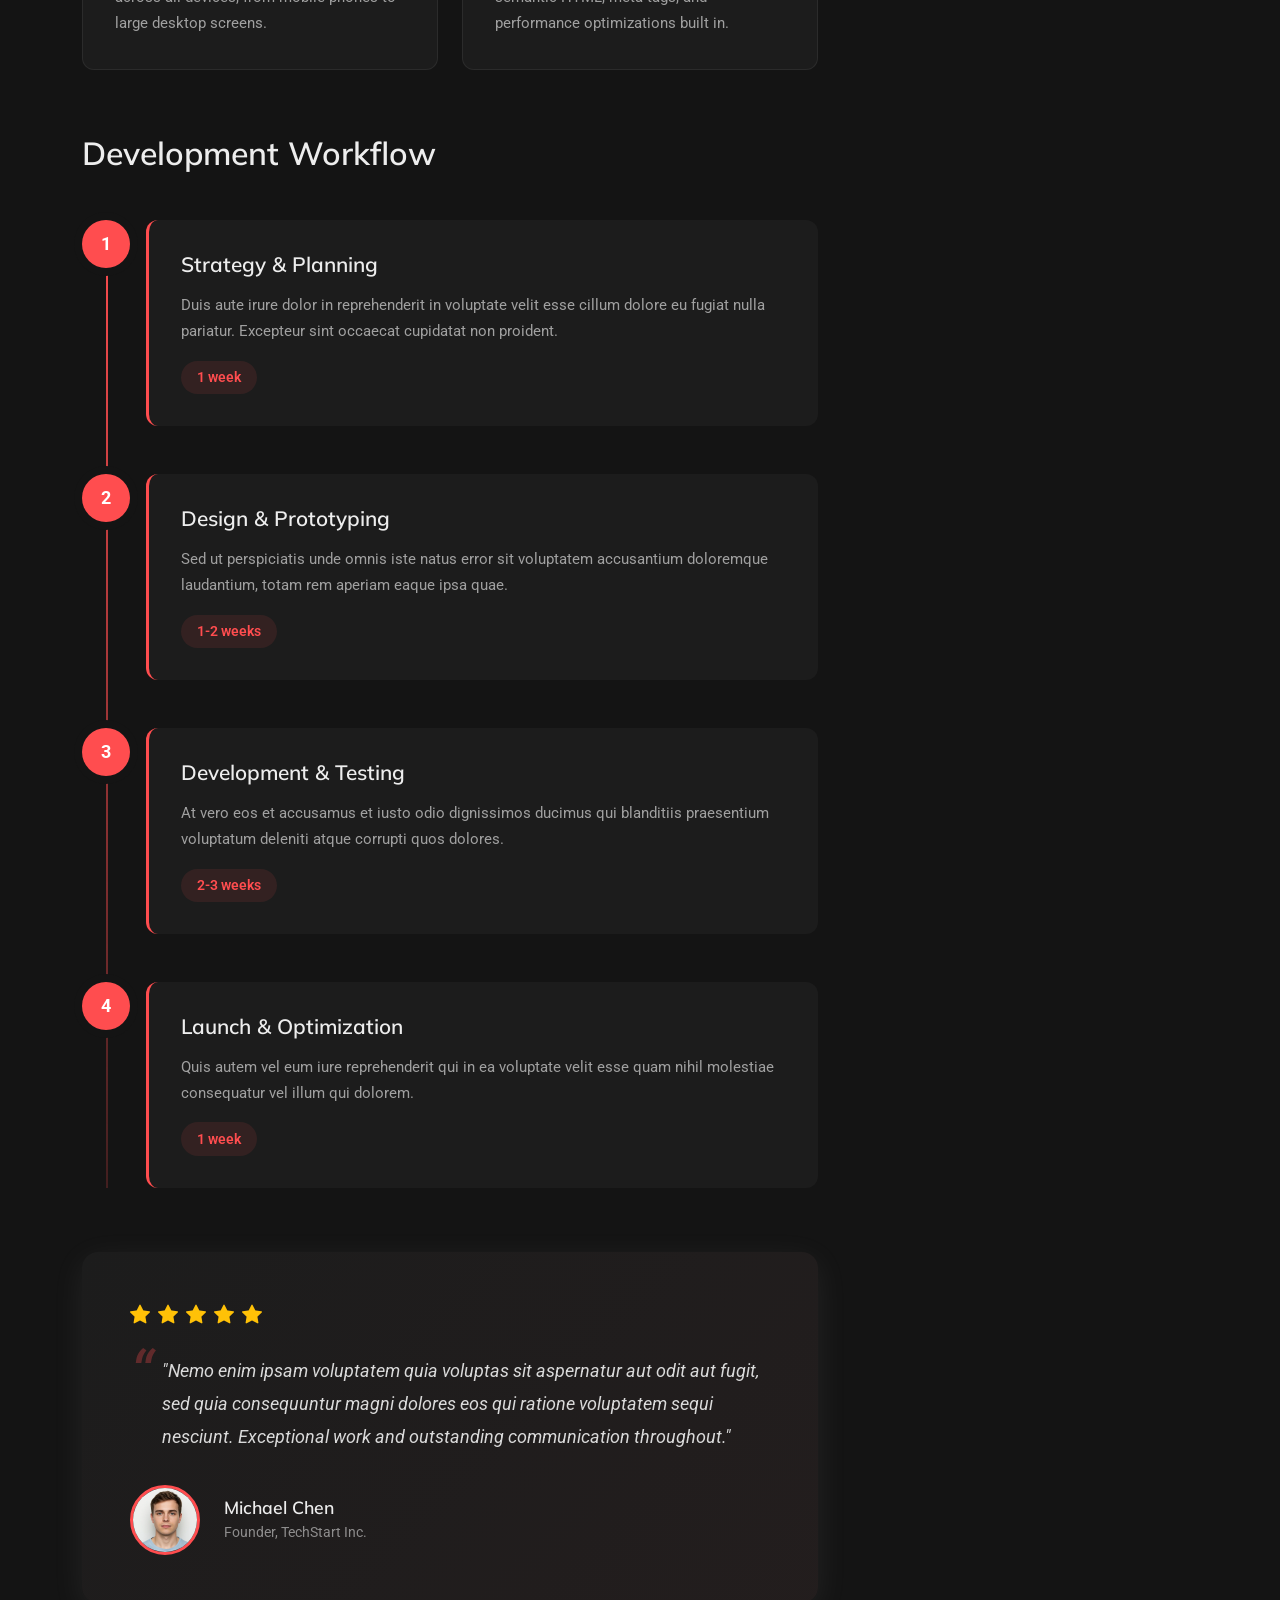
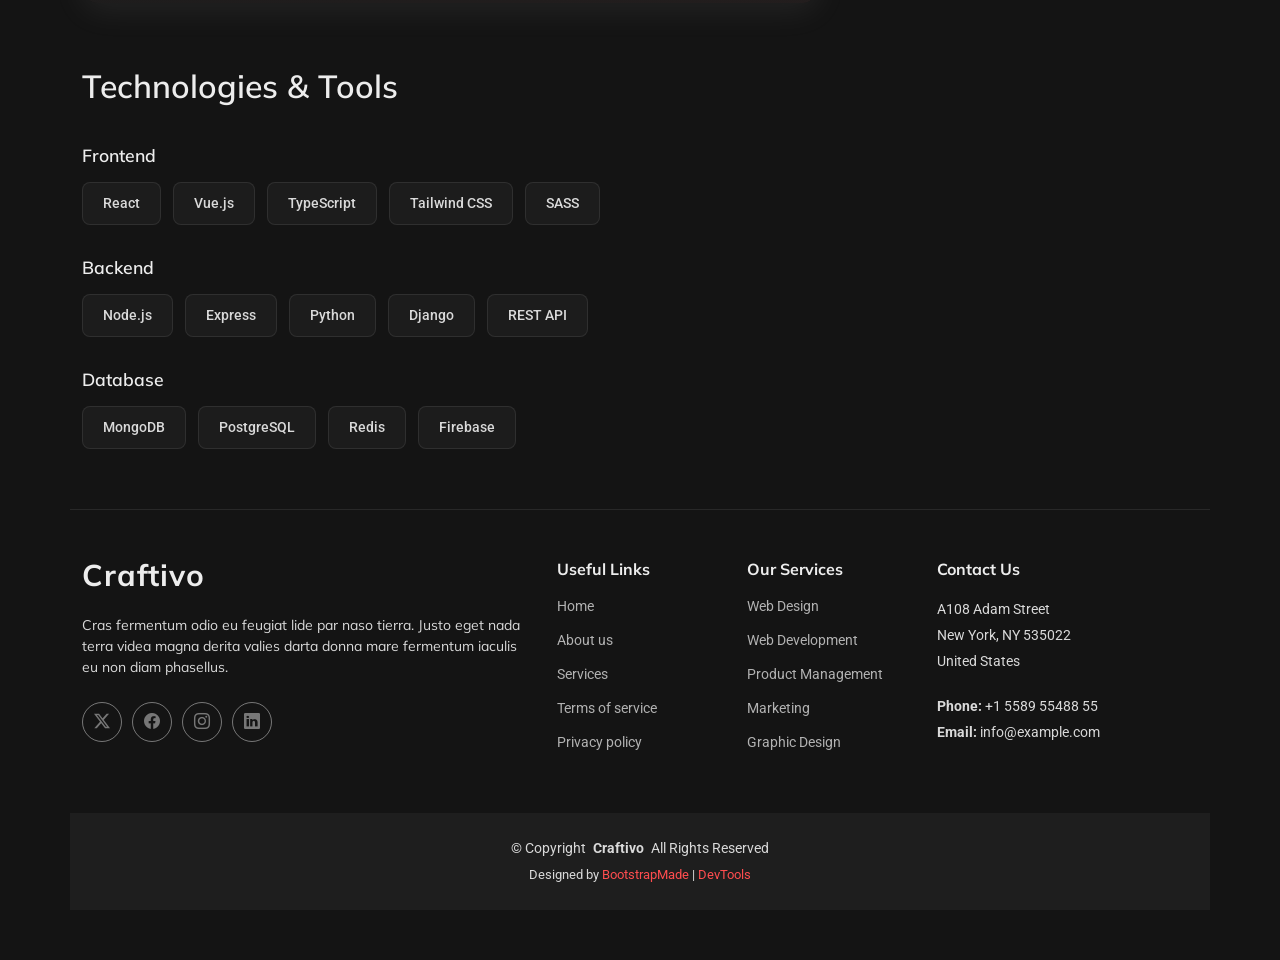
<file: service-details.html>
<!DOCTYPE html>
<html lang="en">

<head>
  <meta charset="utf-8">
  <meta content="width=device-width, initial-scale=1.0" name="viewport">
  <title>Service Details - Craftivo Bootstrap Template</title>
  <meta name="description" content="">
  <meta name="keywords" content="">

  <!-- Favicons -->
  <link href="assets/img/favicon.png" rel="icon">
  <link href="assets/img/apple-touch-icon.png" rel="apple-touch-icon">

  <!-- Fonts -->
  <link href="https://fonts.googleapis.com" rel="preconnect">
  <link href="https://fonts.gstatic.com" rel="preconnect" crossorigin>
  <link href=" https://fonts.googleapis.com/css2?family=Roboto:ital,wght@0,100;0,300;0,400;0,500;0,700;0,900;1,100;1,300;1,400;1,500;1,700;1,900&family=Raleway:ital,wght@0,100;0,200;0,300;0,400;0,500;0,600;0,700;0,800;0,900;1,100;1,200;1,300;1,400;1,500;1,600;1,700;1,800;1,900&family=Mulish:ital,wght@0,200;0,300;0,400;0,500;0,600;0,700;0,800;0,900;1,200;1,300;1,400;1,500;1,600;1,700;1,800;1,900&display=swap" rel="stylesheet">

  <!-- Vendor CSS Files -->
  <link href="assets/vendor/bootstrap/css/bootstrap.min.css" rel="stylesheet">
  <link href="assets/vendor/bootstrap-icons/bootstrap-icons.css" rel="stylesheet">
  <link href="assets/vendor/aos/aos.css" rel="stylesheet">
  <link href="assets/vendor/glightbox/css/glightbox.min.css" rel="stylesheet">
  <link href="assets/vendor/swiper/swiper-bundle.min.css" rel="stylesheet">

  <!-- Main CSS File -->
  <link href="assets/css/main.css" rel="stylesheet">

  <!-- =======================================================
  * Template Name: Craftivo
  * Template URL: https://bootstrapmade.com/craftivo-bootstrap-portfolio-template/
  * Updated: Oct 04 2025 with Bootstrap v5.3.8
  * Author: BootstrapMade.com
  * License: https://bootstrapmade.com/license/
  ======================================================== -->
</head>

<body class="service-details-page">


  <header id="header" class="header d-flex align-items-center fixed-top">
    <div class="container-fluid container-xl position-relative d-flex align-items-center">

      <a href="index.html" class="logo d-flex align-items-center me-auto">
        <h1 class="sitename">Bhavya Singhvi</h1>
      </a>

      <nav id="navmenu" class="navmenu">
        <ul>
          <li><a href="#hero" class="active">Home</a></li>
          <li><a href="#about">About</a></li>
          <li><a href="#resume">Resume</a></li>
          <li><a href="#services">Services</a></li>
          <li><a href="#portfolio">Portfolio</a></li>
          <li><a href="#contact">Contact</a></li>
        </ul>
        <i class="mobile-nav-toggle d-xl-none bi bi-list"></i>
      </nav>

      <a class="btn-getstarted" href="#about">Get Started</a>

    </div>
  </header>
  <main class="main">

    <!-- Page Title -->
    <div class="page-title light-background">
      <div class="container">
        <nav class="breadcrumbs">
          <ol>
            <li><a href="index.html">Home</a></li>
            <li class="current">Service Details</li>
          </ol>
        </nav>
        <h1>Service Details</h1>
      </div>
    </div><!-- End Page Title -->

    <!-- Service Details Section -->
    <section id="service-details" class="service-details section">

      <div class="container" data-aos="fade-up" data-aos-delay="100">

        <div class="row">

          <div class="col-lg-4 order-lg-2">

            <div class="sticky-sidebar">

              <div class="service-card" data-aos="fade-left" data-aos-delay="200">
                <div class="card-header">
                  <div class="service-icon">
                    <i class="bi bi-code-square"></i>
                  </div>
                  <h3>Web Development</h3>
                  <p class="service-tagline">Full-Stack Solutions</p>
                </div>
                <div class="card-body">
                  <div class="price-tag">
                    <span class="label">Starting at</span>
                    <span class="price">$2,500</span>
                  </div>
                  <ul class="quick-info">
                    <li>
                      <i class="bi bi-clock"></i>
                      <span>4-6 weeks delivery</span>
                    </li>
                    <li>
                      <i class="bi bi-arrow-repeat"></i>
                      <span>Unlimited revisions</span>
                    </li>
                    <li>
                      <i class="bi bi-shield-check"></i>
                      <span>60 days support</span>
                    </li>
                  </ul>
                  <div class="cta-buttons">
                    <a href="#" class="btn-primary">Start Project</a>
                    <a href="#" class="btn-secondary">Schedule Call</a>
                  </div>
                </div>
              </div>

              <div class="contact-card" data-aos="fade-left" data-aos-delay="300">
                <h4>Have Questions?</h4>
                <p>Let's discuss your project requirements and how I can help.</p>
                <div class="contact-methods">
                  <a href="mailto:hello@example.com" class="contact-item">
                    <i class="bi bi-envelope"></i>
                    <span>hello@example.com</span>
                  </a>
                  <a href="tel:+15551234567" class="contact-item">
                    <i class="bi bi-telephone"></i>
                    <span>+1 (555) 123-4567</span>
                  </a>
                </div>
              </div>

            </div>

          </div>

          <div class="col-lg-8 order-lg-1">

            <div class="service-overview" data-aos="fade-up" data-aos-delay="200">
              <div class="overview-header">
                <span class="badge">Premium Service</span>
                <h2>Professional Web Development That Drives Results</h2>
              </div>
              <p class="lead-text">Transform your digital presence with custom web solutions built to perform. I specialize in creating high-performance websites that combine stunning design with powerful functionality, delivering exceptional user experiences that convert visitors into customers.</p>
            </div>

            <div class="service-image-showcase" data-aos="zoom-in" data-aos-delay="300">
              <img src="assets/img/services/services-1.webp" alt="Web Development" class="img-fluid main-image">
              <div class="image-overlay">
                <div class="tech-stack">
                  <span class="tech-item">React</span>
                  <span class="tech-item">Node.js</span>
                  <span class="tech-item">MongoDB</span>
                </div>
              </div>
            </div>

            <div class="features-grid" data-aos="fade-up" data-aos-delay="400">
              <h3 class="section-heading">What You Get</h3>
              <div class="row g-4">
                <div class="col-md-6">
                  <div class="feature-box">
                    <div class="icon-wrapper">
                      <i class="bi bi-layers"></i>
                    </div>
                    <h4>Modern Architecture</h4>
                    <p>Scalable, maintainable code structure using the latest web technologies and best practices for long-term success.</p>
                  </div>
                </div>
                <div class="col-md-6">
                  <div class="feature-box">
                    <div class="icon-wrapper">
                      <i class="bi bi-speedometer2"></i>
                    </div>
                    <h4>Lightning Fast</h4>
                    <p>Optimized performance with lazy loading, code splitting, and CDN integration for instant page loads.</p>
                  </div>
                </div>
                <div class="col-md-6">
                  <div class="feature-box">
                    <div class="icon-wrapper">
                      <i class="bi bi-phone-landscape"></i>
                    </div>
                    <h4>Responsive Design</h4>
                    <p>Pixel-perfect layouts that adapt seamlessly across all devices, from mobile phones to large desktop screens.</p>
                  </div>
                </div>
                <div class="col-md-6">
                  <div class="feature-box">
                    <div class="icon-wrapper">
                      <i class="bi bi-graph-up"></i>
                    </div>
                    <h4>SEO Optimized</h4>
                    <p>Search engine friendly structure with semantic HTML, meta tags, and performance optimizations built in.</p>
                  </div>
                </div>
              </div>
            </div>

            <div class="workflow-section" data-aos="fade-up" data-aos-delay="500">
              <h3 class="section-heading">Development Workflow</h3>
              <div class="timeline">
                <div class="timeline-item">
                  <div class="timeline-marker">1</div>
                  <div class="timeline-content">
                    <h4>Strategy &amp; Planning</h4>
                    <p>Duis aute irure dolor in reprehenderit in voluptate velit esse cillum dolore eu fugiat nulla pariatur. Excepteur sint occaecat cupidatat non proident.</p>
                    <span class="duration">1 week</span>
                  </div>
                </div>
                <div class="timeline-item">
                  <div class="timeline-marker">2</div>
                  <div class="timeline-content">
                    <h4>Design &amp; Prototyping</h4>
                    <p>Sed ut perspiciatis unde omnis iste natus error sit voluptatem accusantium doloremque laudantium, totam rem aperiam eaque ipsa quae.</p>
                    <span class="duration">1-2 weeks</span>
                  </div>
                </div>
                <div class="timeline-item">
                  <div class="timeline-marker">3</div>
                  <div class="timeline-content">
                    <h4>Development &amp; Testing</h4>
                    <p>At vero eos et accusamus et iusto odio dignissimos ducimus qui blanditiis praesentium voluptatum deleniti atque corrupti quos dolores.</p>
                    <span class="duration">2-3 weeks</span>
                  </div>
                </div>
                <div class="timeline-item">
                  <div class="timeline-marker">4</div>
                  <div class="timeline-content">
                    <h4>Launch &amp; Optimization</h4>
                    <p>Quis autem vel eum iure reprehenderit qui in ea voluptate velit esse quam nihil molestiae consequatur vel illum qui dolorem.</p>
                    <span class="duration">1 week</span>
                  </div>
                </div>
              </div>
            </div>

            <div class="testimonial-section" data-aos="fade-up" data-aos-delay="600">
              <div class="testimonial-card">
                <div class="stars">
                  <i class="bi bi-star-fill"></i>
                  <i class="bi bi-star-fill"></i>
                  <i class="bi bi-star-fill"></i>
                  <i class="bi bi-star-fill"></i>
                  <i class="bi bi-star-fill"></i>
                </div>
                <blockquote>
                  "Nemo enim ipsam voluptatem quia voluptas sit aspernatur aut odit aut fugit, sed quia consequuntur magni dolores eos qui ratione voluptatem sequi nesciunt. Exceptional work and outstanding communication throughout."
                </blockquote>
                <div class="client-info">
                  <img src="assets/img/person/person-m-5.webp" alt="Michael Chen" class="client-avatar">
                  <div class="client-details">
                    <h5>Michael Chen</h5>
                    <p>Founder, TechStart Inc.</p>
                  </div>
                </div>
              </div>
            </div>

            <div class="tech-details" data-aos="fade-up" data-aos-delay="700">
              <h3 class="section-heading">Technologies &amp; Tools</h3>
              <div class="tech-categories">
                <div class="tech-category">
                  <h5>Frontend</h5>
                  <div class="tech-tags">
                    <span>React</span>
                    <span>Vue.js</span>
                    <span>TypeScript</span>
                    <span>Tailwind CSS</span>
                    <span>SASS</span>
                  </div>
                </div>
                <div class="tech-category">
                  <h5>Backend</h5>
                  <div class="tech-tags">
                    <span>Node.js</span>
                    <span>Express</span>
                    <span>Python</span>
                    <span>Django</span>
                    <span>REST API</span>
                  </div>
                </div>
                <div class="tech-category">
                  <h5>Database</h5>
                  <div class="tech-tags">
                    <span>MongoDB</span>
                    <span>PostgreSQL</span>
                    <span>Redis</span>
                    <span>Firebase</span>
                  </div>
                </div>
              </div>
            </div>

          </div>

        </div>

      </div>

    </section><!-- /Service Details Section -->

  </main>

  <footer id="footer" class="footer">

    <div class="container footer-top">
      <div class="row gy-4">
        <div class="col-lg-5 col-md-12 footer-about">
          <a href="index.html" class="logo d-flex align-items-center">
            <span class="sitename">Craftivo</span>
          </a>
          <p>Cras fermentum odio eu feugiat lide par naso tierra. Justo eget nada terra videa magna derita valies darta donna mare fermentum iaculis eu non diam phasellus.</p>
          <div class="social-links d-flex mt-4">
            <a href=""><i class="bi bi-twitter-x"></i></a>
            <a href=""><i class="bi bi-facebook"></i></a>
            <a href=""><i class="bi bi-instagram"></i></a>
            <a href=""><i class="bi bi-linkedin"></i></a>
          </div>
        </div>

        <div class="col-lg-2 col-6 footer-links">
          <h4>Useful Links</h4>
          <ul>
            <li><a href="#">Home</a></li>
            <li><a href="#">About us</a></li>
            <li><a href="#">Services</a></li>
            <li><a href="#">Terms of service</a></li>
            <li><a href="#">Privacy policy</a></li>
          </ul>
        </div>

        <div class="col-lg-2 col-6 footer-links">
          <h4>Our Services</h4>
          <ul>
            <li><a href="#">Web Design</a></li>
            <li><a href="#">Web Development</a></li>
            <li><a href="#">Product Management</a></li>
            <li><a href="#">Marketing</a></li>
            <li><a href="#">Graphic Design</a></li>
          </ul>
        </div>

        <div class="col-lg-3 col-md-12 footer-contact text-center text-md-start">
          <h4>Contact Us</h4>
          <p>A108 Adam Street</p>
          <p>New York, NY 535022</p>
          <p>United States</p>
          <p class="mt-4"><strong>Phone:</strong> <span>+1 5589 55488 55</span></p>
          <p><strong>Email:</strong> <span>info@example.com</span></p>
        </div>

      </div>
    </div>

    <div class="container copyright text-center mt-4">
      <p>© <span>Copyright</span> <strong class="px-1 sitename">Craftivo</strong> <span>All Rights Reserved</span></p>
      <div class="credits">
        <!-- All the links in the footer should remain intact. -->
        <!-- You can delete the links only if you've purchased the pro version. -->
        <!-- Licensing information: https://bootstrapmade.com/license/ -->
        <!-- Purchase the pro version with working PHP/AJAX contact form: [buy-url] -->
        Designed by <a href="https://bootstrapmade.com/">BootstrapMade</a> | <a href="https://bootstrapmade.com/tools/">DevTools</a>
      </div>
    </div>

  </footer>

  <!-- Scroll Top -->
  <a href="#" id="scroll-top" class="scroll-top d-flex align-items-center justify-content-center"><i class="bi bi-arrow-up-short"></i></a>

  <!-- Preloader -->
  <div id="preloader"></div>

  <!-- Vendor JS Files -->
  <script src="assets/vendor/bootstrap/js/bootstrap.bundle.min.js"></script>
  <script src="assets/vendor/php-email-form/validate.js"></script>
  <script src="assets/vendor/aos/aos.js"></script>
  <script src="assets/vendor/typed.js/typed.umd.js"></script>
  <script src="assets/vendor/waypoints/noframework.waypoints.js"></script>
  <script src="assets/vendor/glightbox/js/glightbox.min.js"></script>
  <script src="assets/vendor/imagesloaded/imagesloaded.pkgd.min.js"></script>
  <script src="assets/vendor/isotope-layout/isotope.pkgd.min.js"></script>
  <script src="assets/vendor/swiper/swiper-bundle.min.js"></script>

  <!-- Main JS File -->
  <script src="assets/js/main.js"></script>

</body>

</html>
</file>
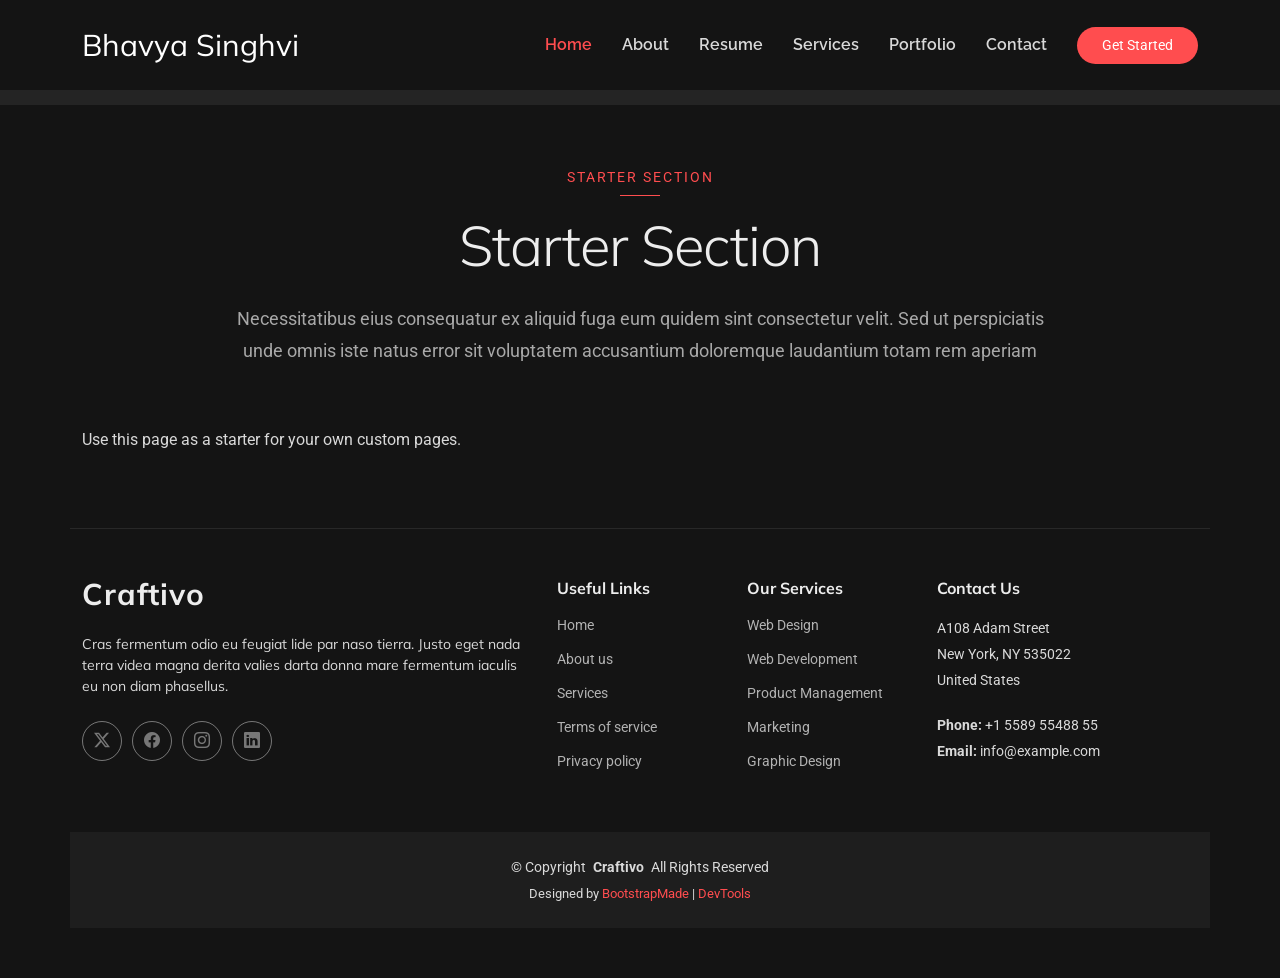
<file: starter-page.html>
<!DOCTYPE html>
<html lang="en">

<head>
  <meta charset="utf-8">
  <meta content="width=device-width, initial-scale=1.0" name="viewport">
  <title>Starter Page - Craftivo Bootstrap Template</title>
  <meta name="description" content="">
  <meta name="keywords" content="">

  <!-- Favicons -->
  <link href="assets/img/favicon.png" rel="icon">
  <link href="assets/img/apple-touch-icon.png" rel="apple-touch-icon">

  <!-- Fonts -->
  <link href="https://fonts.googleapis.com" rel="preconnect">
  <link href="https://fonts.gstatic.com" rel="preconnect" crossorigin>
  <link href="https://fonts.googleapis.com/css2?family=Roboto:ital,wght@0,100;0,300;0,400;0,500;0,700;0,900;1,100;1,300;1,400;1,500;1,700;1,900&family=Raleway:ital,wght@0,100;0,200;0,300;0,400;0,500;0,600;0,700;0,800;0,900;1,100;1,200;1,300;1,400;1,500;1,600;1,700;1,800;1,900&family=Mulish:ital,wght@0,200;0,300;0,400;0,500;0,600;0,700;0,800;0,900;1,200;1,300;1,400;1,500;1,600;1,700;1,800;1,900&display=swap" rel="stylesheet">

  <!-- Vendor CSS Files -->
  <link href="assets/vendor/bootstrap/css/bootstrap.min.css" rel="stylesheet">
  <link href="assets/vendor/bootstrap-icons/bootstrap-icons.css" rel="stylesheet">
  <link href="assets/vendor/aos/aos.css" rel="stylesheet">
  <link href="assets/vendor/glightbox/css/glightbox.min.css" rel="stylesheet">
  <link href="assets/vendor/swiper/swiper-bundle.min.css" rel="stylesheet">

  <!-- Main CSS File -->
  <link href="assets/css/main.css" rel="stylesheet">

  <!-- =======================================================
  * Template Name: Craftivo
  * Template URL: https://bootstrapmade.com/craftivo-bootstrap-portfolio-template/
  * Updated: Oct 04 2025 with Bootstrap v5.3.8
  * Author: BootstrapMade.com
  * License: https://bootstrapmade.com/license/
  ======================================================== -->
</head>

<body class="starter-page-page">

  <header id="header" class="header d-flex align-items-center fixed-top">
    <div class="container-fluid container-xl position-relative d-flex align-items-center">

      <a href="index.html" class="logo d-flex align-items-center me-auto">
        <h1 class="sitename">Bhavya Singhvi</h1>
      </a>

      <nav id="navmenu" class="navmenu">
        <ul>
          <li><a href="#hero" class="active">Home</a></li>
          <li><a href="#about">About</a></li>
          <li><a href="#resume">Resume</a></li>
          <li><a href="#services">Services</a></li>
          <li><a href="#portfolio">Portfolio</a></li>
          <li><a href="#contact">Contact</a></li>
        </ul>
        <i class="mobile-nav-toggle d-xl-none bi bi-list"></i>
      </nav>

      <a class="btn-getstarted" href="#about">Get Started</a>

    </div>
  </header>

  <main class="main">

    <!-- Page Title -->
    <div class="page-title light-background">
      <div class="container">
        <nav class="breadcrumbs">
          <ol>
            <li><a href="index.html">Home</a></li>
            <li class="current">Starter Page</li>
          </ol>
        </nav>
        <h1>Starter Page</h1>
      </div>
    </div><!-- End Page Title -->

    <!-- Starter Section Section -->
    <section id="starter-section" class="starter-section section">

      <!-- Section Title -->
      <div class="container section-title" data-aos="fade-up">
        <span class="subtitle">Starter Section</span>
        <h2>Starter Section</h2>
        <p>Necessitatibus eius consequatur ex aliquid fuga eum quidem sint consectetur velit. Sed ut perspiciatis unde omnis iste natus error sit voluptatem accusantium doloremque laudantium totam rem aperiam</p>
      </div><!-- End Section Title -->

      <div class="container" data-aos="fade-up">
        <p>Use this page as a starter for your own custom pages.</p>
      </div>

    </section><!-- /Starter Section Section -->

  </main>

  <footer id="footer" class="footer">

    <div class="container footer-top">
      <div class="row gy-4">
        <div class="col-lg-5 col-md-12 footer-about">
          <a href="index.html" class="logo d-flex align-items-center">
            <span class="sitename">Craftivo</span>
          </a>
          <p>Cras fermentum odio eu feugiat lide par naso tierra. Justo eget nada terra videa magna derita valies darta donna mare fermentum iaculis eu non diam phasellus.</p>
          <div class="social-links d-flex mt-4">
            <a href=""><i class="bi bi-twitter-x"></i></a>
            <a href=""><i class="bi bi-facebook"></i></a>
            <a href=""><i class="bi bi-instagram"></i></a>
            <a href=""><i class="bi bi-linkedin"></i></a>
          </div>
        </div>

        <div class="col-lg-2 col-6 footer-links">
          <h4>Useful Links</h4>
          <ul>
            <li><a href="#">Home</a></li>
            <li><a href="#">About us</a></li>
            <li><a href="#">Services</a></li>
            <li><a href="#">Terms of service</a></li>
            <li><a href="#">Privacy policy</a></li>
          </ul>
        </div>

        <div class="col-lg-2 col-6 footer-links">
          <h4>Our Services</h4>
          <ul>
            <li><a href="#">Web Design</a></li>
            <li><a href="#">Web Development</a></li>
            <li><a href="#">Product Management</a></li>
            <li><a href="#">Marketing</a></li>
            <li><a href="#">Graphic Design</a></li>
          </ul>
        </div>

        <div class="col-lg-3 col-md-12 footer-contact text-center text-md-start">
          <h4>Contact Us</h4>
          <p>A108 Adam Street</p>
          <p>New York, NY 535022</p>
          <p>United States</p>
          <p class="mt-4"><strong>Phone:</strong> <span>+1 5589 55488 55</span></p>
          <p><strong>Email:</strong> <span>info@example.com</span></p>
        </div>

      </div>
    </div>

    <div class="container copyright text-center mt-4">
      <p>© <span>Copyright</span> <strong class="px-1 sitename">Craftivo</strong> <span>All Rights Reserved</span></p>
      <div class="credits">
        <!-- All the links in the footer should remain intact. -->
        <!-- You can delete the links only if you've purchased the pro version. -->
        <!-- Licensing information: https://bootstrapmade.com/license/ -->
        <!-- Purchase the pro version with working PHP/AJAX contact form: [buy-url] -->
        Designed by <a href="https://bootstrapmade.com/">BootstrapMade</a> | <a href="https://bootstrapmade.com/tools/">DevTools</a>
      </div>
    </div>

  </footer>

  <!-- Scroll Top -->
  <a href="#" id="scroll-top" class="scroll-top d-flex align-items-center justify-content-center"><i class="bi bi-arrow-up-short"></i></a>

  <!-- Preloader -->
  <div id="preloader"></div>

  <!-- Vendor JS Files -->
  <script src="assets/vendor/bootstrap/js/bootstrap.bundle.min.js"></script>
  <script src="assets/vendor/php-email-form/validate.js"></script>
  <script src="assets/vendor/aos/aos.js"></script>
  <script src="assets/vendor/typed.js/typed.umd.js"></script>
  <script src="assets/vendor/waypoints/noframework.waypoints.js"></script>
  <script src="assets/vendor/glightbox/js/glightbox.min.js"></script>
  <script src="assets/vendor/imagesloaded/imagesloaded.pkgd.min.js"></script>
  <script src="assets/vendor/isotope-layout/isotope.pkgd.min.js"></script>
  <script src="assets/vendor/swiper/swiper-bundle.min.js"></script>

  <!-- Main JS File -->
  <script src="assets/js/main.js"></script>

</body>

</html>
</file>
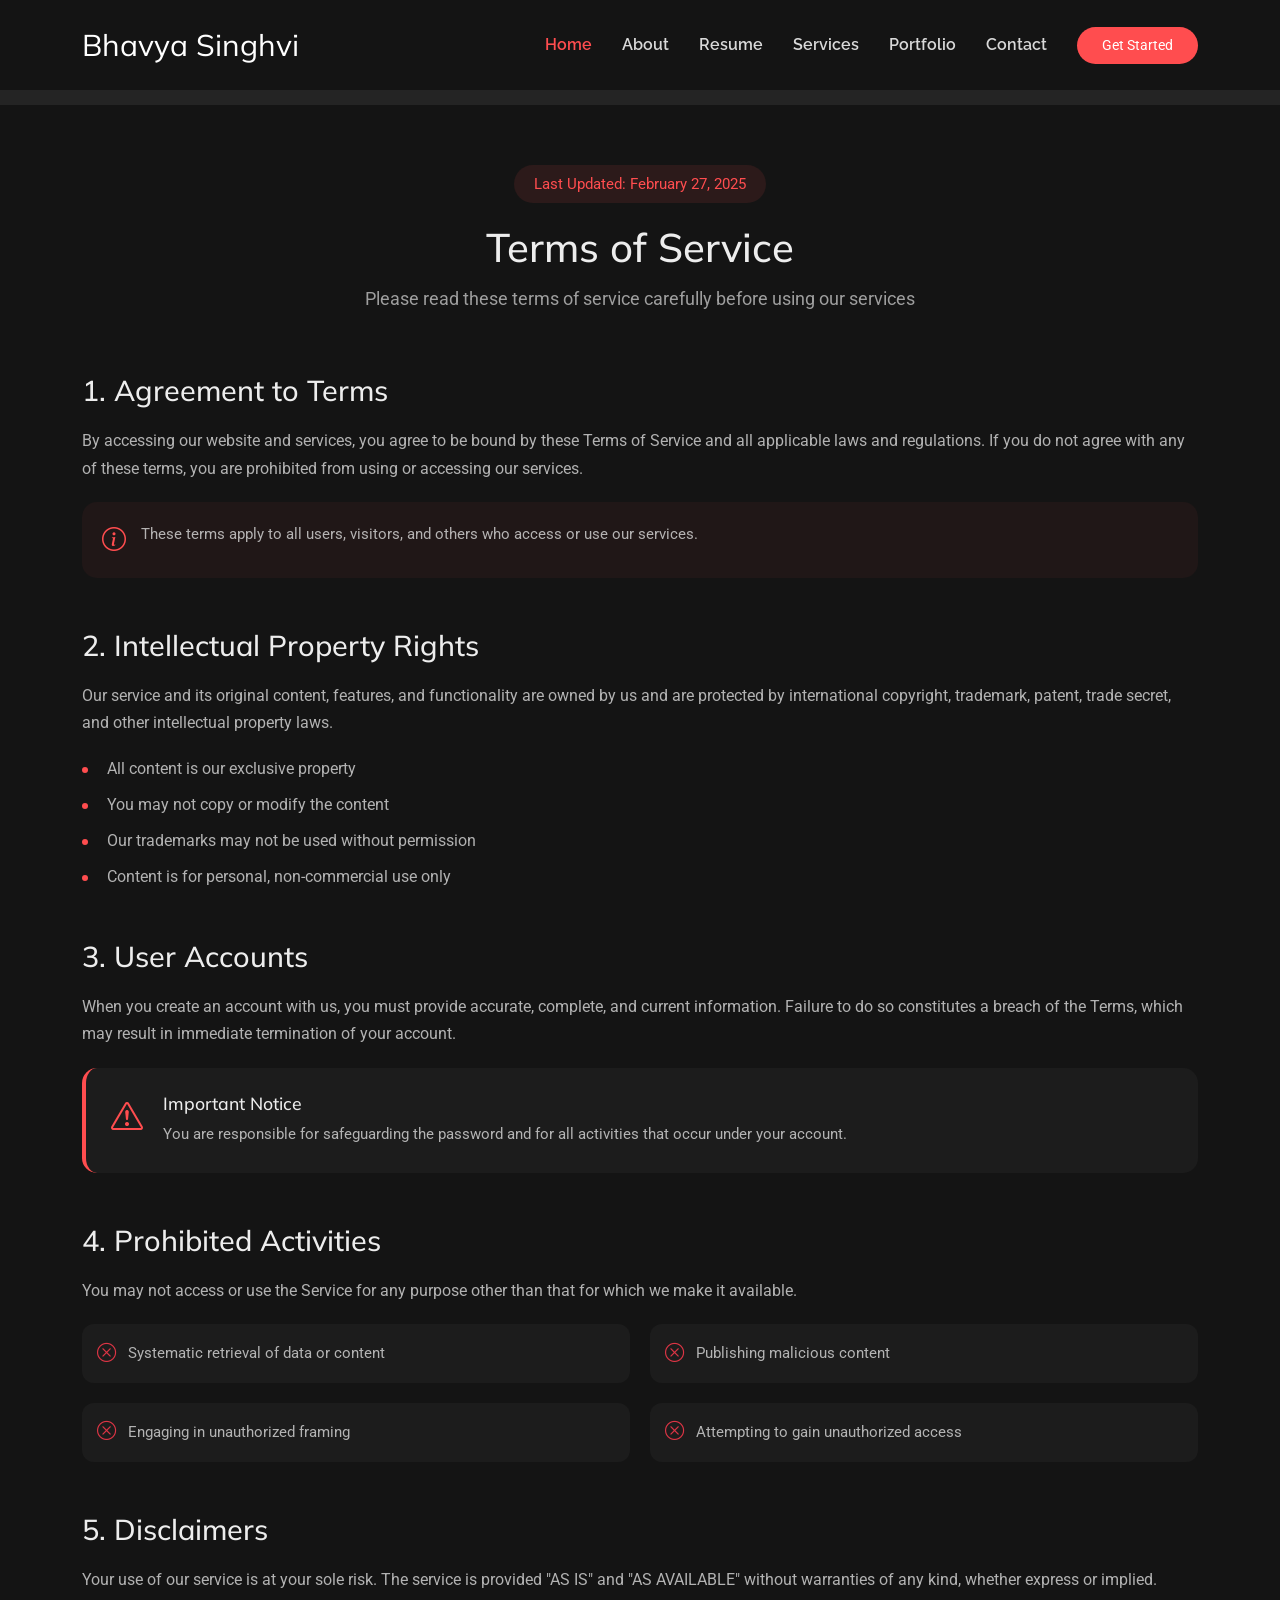
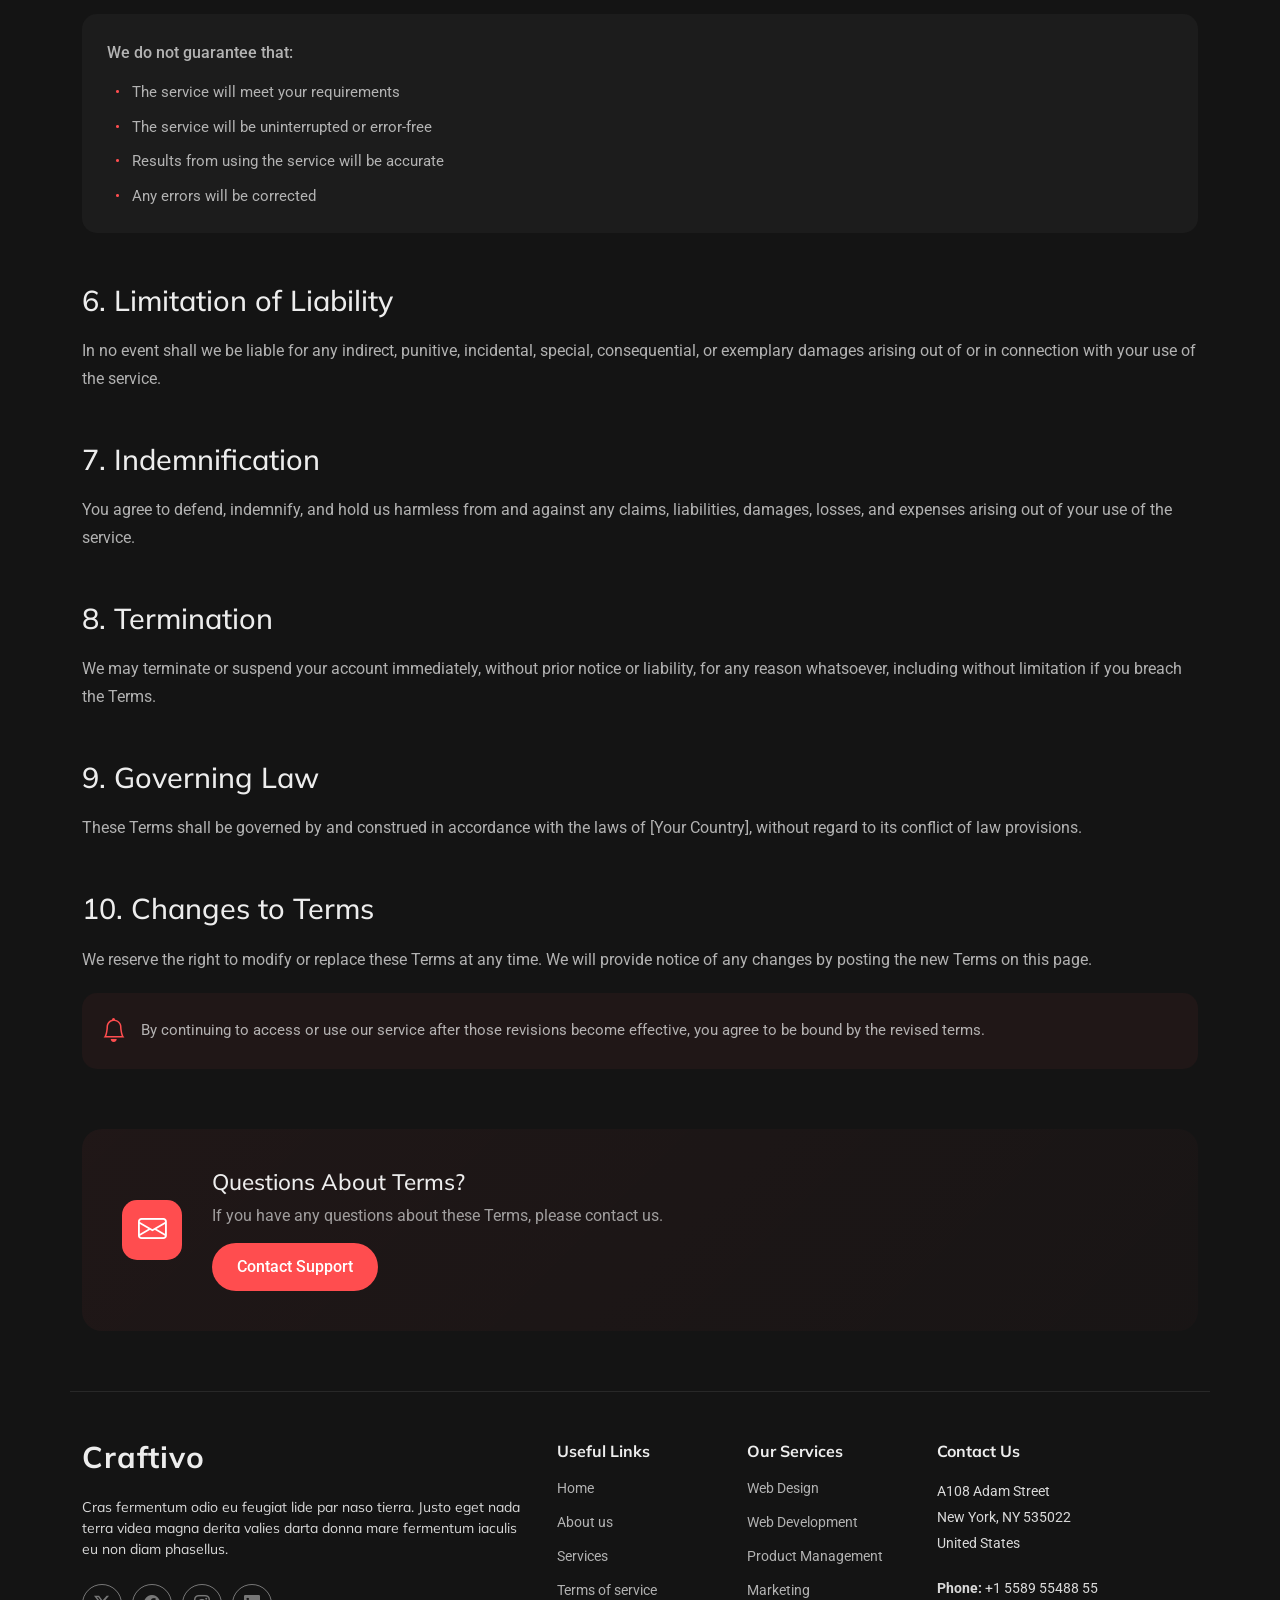
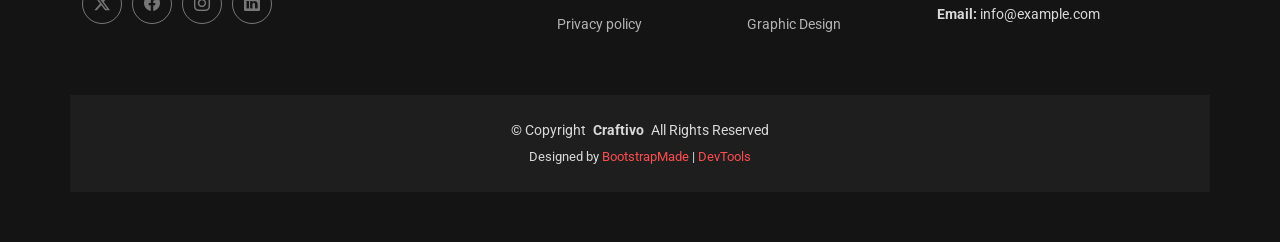
<file: terms.html>
<!DOCTYPE html>
<html lang="en">

<head>
  <meta charset="utf-8">
  <meta content="width=device-width, initial-scale=1.0" name="viewport">
  <title>Terms - Craftivo Bootstrap Template</title>
  <meta name="description" content="">
  <meta name="keywords" content="">

  <!-- Favicons -->
  <link href="assets/img/favicon.png" rel="icon">
  <link href="assets/img/apple-touch-icon.png" rel="apple-touch-icon">

  <!-- Fonts -->
  <link href="https://fonts.googleapis.com" rel="preconnect">
  <link href="https://fonts.gstatic.com" rel="preconnect" crossorigin>
  <link href="https://fonts.googleapis.com/css2?family=Roboto:ital,wght@0,100;0,300;0,400;0,500;0,700;0,900;1,100;1,300;1,400;1,500;1,700;1,900&family=Raleway:ital,wght@0,100;0,200;0,300;0,400;0,500;0,600;0,700;0,800;0,900;1,100;1,200;1,300;1,400;1,500;1,600;1,700;1,800;1,900&family=Mulish:ital,wght@0,200;0,300;0,400;0,500;0,600;0,700;0,800;0,900;1,200;1,300;1,400;1,500;1,600;1,700;1,800;1,900&display=swap" rel="stylesheet">

  <!-- Vendor CSS Files -->
  <link href="assets/vendor/bootstrap/css/bootstrap.min.css" rel="stylesheet">
  <link href="assets/vendor/bootstrap-icons/bootstrap-icons.css" rel="stylesheet">
  <link href="assets/vendor/aos/aos.css" rel="stylesheet">
  <link href="assets/vendor/glightbox/css/glightbox.min.css" rel="stylesheet">
  <link href="assets/vendor/swiper/swiper-bundle.min.css" rel="stylesheet">

  <!-- Main CSS File -->
  <link href="assets/css/main.css" rel="stylesheet">

  <!-- =======================================================
  * Template Name: Craftivo
  * Template URL: https://bootstrapmade.com/craftivo-bootstrap-portfolio-template/
  * Updated: Oct 04 2025 with Bootstrap v5.3.8
  * Author: BootstrapMade.com
  * License: https://bootstrapmade.com/license/
  ======================================================== -->
</head>

<body class="terms-page">

 
  <header id="header" class="header d-flex align-items-center fixed-top">
    <div class="container-fluid container-xl position-relative d-flex align-items-center">

      <a href="index.html" class="logo d-flex align-items-center me-auto">
        <h1 class="sitename">Bhavya Singhvi</h1>
      </a>

      <nav id="navmenu" class="navmenu">
        <ul>
          <li><a href="#hero" class="active">Home</a></li>
          <li><a href="#about">About</a></li>
          <li><a href="#resume">Resume</a></li>
          <li><a href="#services">Services</a></li>
          <li><a href="#portfolio">Portfolio</a></li>
          <li><a href="#contact">Contact</a></li>
        </ul>
        <i class="mobile-nav-toggle d-xl-none bi bi-list"></i>
      </nav>

      <a class="btn-getstarted" href="#about">Get Started</a>

    </div>
  </header>

  <main class="main">

    <!-- Page Title -->
    <div class="page-title light-background">
      <div class="container">
        <nav class="breadcrumbs">
          <ol>
            <li><a href="index.html">Home</a></li>
            <li class="current">Terms</li>
          </ol>
        </nav>
        <h1>Terms</h1>
      </div>
    </div><!-- End Page Title -->

    <!-- Terms Of Service Section -->
    <section id="terms-of-service" class="terms-of-service section">

      <div class="container" data-aos="fade-up">
        <!-- Page Header -->
        <div class="tos-header text-center" data-aos="fade-up">
          <span class="last-updated">Last Updated: February 27, 2025</span>
          <h2>Terms of Service</h2>
          <p>Please read these terms of service carefully before using our services</p>
        </div>

        <!-- Content -->
        <div class="tos-content" data-aos="fade-up" data-aos-delay="200">
          <!-- Agreement Section -->
          <div id="agreement" class="content-section">
            <h3>1. Agreement to Terms</h3>
            <p>By accessing our website and services, you agree to be bound by these Terms of Service and all applicable laws and regulations. If you do not agree with any of these terms, you are prohibited from using or accessing our services.</p>
            <div class="info-box">
              <i class="bi bi-info-circle"></i>
              <p>These terms apply to all users, visitors, and others who access or use our services.</p>
            </div>
          </div>

          <!-- Intellectual Property -->
          <div id="intellectual-property" class="content-section">
            <h3>2. Intellectual Property Rights</h3>
            <p>Our service and its original content, features, and functionality are owned by us and are protected by international copyright, trademark, patent, trade secret, and other intellectual property laws.</p>
            <ul class="list-items">
              <li>All content is our exclusive property</li>
              <li>You may not copy or modify the content</li>
              <li>Our trademarks may not be used without permission</li>
              <li>Content is for personal, non-commercial use only</li>
            </ul>
          </div>

          <!-- User Accounts -->
          <div id="user-accounts" class="content-section">
            <h3>3. User Accounts</h3>
            <p>When you create an account with us, you must provide accurate, complete, and current information. Failure to do so constitutes a breach of the Terms, which may result in immediate termination of your account.</p>
            <div class="alert-box">
              <i class="bi bi-exclamation-triangle"></i>
              <div class="alert-content">
                <h5>Important Notice</h5>
                <p>You are responsible for safeguarding the password and for all activities that occur under your account.</p>
              </div>
            </div>
          </div>

          <!-- Prohibited Activities -->
          <div id="prohibited" class="content-section">
            <h3>4. Prohibited Activities</h3>
            <p>You may not access or use the Service for any purpose other than that for which we make it available.</p>
            <div class="prohibited-list">
              <div class="prohibited-item">
                <i class="bi bi-x-circle"></i>
                <span>Systematic retrieval of data or content</span>
              </div>
              <div class="prohibited-item">
                <i class="bi bi-x-circle"></i>
                <span>Publishing malicious content</span>
              </div>
              <div class="prohibited-item">
                <i class="bi bi-x-circle"></i>
                <span>Engaging in unauthorized framing</span>
              </div>
              <div class="prohibited-item">
                <i class="bi bi-x-circle"></i>
                <span>Attempting to gain unauthorized access</span>
              </div>
            </div>
          </div>

          <!-- Disclaimers -->
          <div id="disclaimer" class="content-section">
            <h3>5. Disclaimers</h3>
            <p>Your use of our service is at your sole risk. The service is provided "AS IS" and "AS AVAILABLE" without warranties of any kind, whether express or implied.</p>
            <div class="disclaimer-box">
              <p>We do not guarantee that:</p>
              <ul>
                <li>The service will meet your requirements</li>
                <li>The service will be uninterrupted or error-free</li>
                <li>Results from using the service will be accurate</li>
                <li>Any errors will be corrected</li>
              </ul>
            </div>
          </div>

          <!-- Limitation of Liability -->
          <div id="limitation" class="content-section">
            <h3>6. Limitation of Liability</h3>
            <p>In no event shall we be liable for any indirect, punitive, incidental, special, consequential, or exemplary damages arising out of or in connection with your use of the service.</p>
          </div>

          <!-- Indemnification -->
          <div id="indemnification" class="content-section">
            <h3>7. Indemnification</h3>
            <p>You agree to defend, indemnify, and hold us harmless from and against any claims, liabilities, damages, losses, and expenses arising out of your use of the service.</p>
          </div>

          <!-- Termination -->
          <div id="termination" class="content-section">
            <h3>8. Termination</h3>
            <p>We may terminate or suspend your account immediately, without prior notice or liability, for any reason whatsoever, including without limitation if you breach the Terms.</p>
          </div>

          <!-- Governing Law -->
          <div id="governing-law" class="content-section">
            <h3>9. Governing Law</h3>
            <p>These Terms shall be governed by and construed in accordance with the laws of [Your Country], without regard to its conflict of law provisions.</p>
          </div>

          <!-- Changes -->
          <div id="changes" class="content-section">
            <h3>10. Changes to Terms</h3>
            <p>We reserve the right to modify or replace these Terms at any time. We will provide notice of any changes by posting the new Terms on this page.</p>
            <div class="notice-box">
              <i class="bi bi-bell"></i>
              <p>By continuing to access or use our service after those revisions become effective, you agree to be bound by the revised terms.</p>
            </div>
          </div>
        </div>

        <!-- Contact Section -->
        <div class="tos-contact" data-aos="fade-up" data-aos-delay="300">
          <div class="contact-box">
            <div class="contact-icon">
              <i class="bi bi-envelope"></i>
            </div>
            <div class="contact-content">
              <h4>Questions About Terms?</h4>
              <p>If you have any questions about these Terms, please contact us.</p>
              <a href="#" class="contact-link">Contact Support</a>
            </div>
          </div>
        </div>
      </div>

    </section><!-- /Terms Of Service Section -->

  </main>

  <footer id="footer" class="footer">

    <div class="container footer-top">
      <div class="row gy-4">
        <div class="col-lg-5 col-md-12 footer-about">
          <a href="index.html" class="logo d-flex align-items-center">
            <span class="sitename">Craftivo</span>
          </a>
          <p>Cras fermentum odio eu feugiat lide par naso tierra. Justo eget nada terra videa magna derita valies darta donna mare fermentum iaculis eu non diam phasellus.</p>
          <div class="social-links d-flex mt-4">
            <a href=""><i class="bi bi-twitter-x"></i></a>
            <a href=""><i class="bi bi-facebook"></i></a>
            <a href=""><i class="bi bi-instagram"></i></a>
            <a href=""><i class="bi bi-linkedin"></i></a>
          </div>
        </div>

        <div class="col-lg-2 col-6 footer-links">
          <h4>Useful Links</h4>
          <ul>
            <li><a href="#">Home</a></li>
            <li><a href="#">About us</a></li>
            <li><a href="#">Services</a></li>
            <li><a href="#">Terms of service</a></li>
            <li><a href="#">Privacy policy</a></li>
          </ul>
        </div>

        <div class="col-lg-2 col-6 footer-links">
          <h4>Our Services</h4>
          <ul>
            <li><a href="#">Web Design</a></li>
            <li><a href="#">Web Development</a></li>
            <li><a href="#">Product Management</a></li>
            <li><a href="#">Marketing</a></li>
            <li><a href="#">Graphic Design</a></li>
          </ul>
        </div>

        <div class="col-lg-3 col-md-12 footer-contact text-center text-md-start">
          <h4>Contact Us</h4>
          <p>A108 Adam Street</p>
          <p>New York, NY 535022</p>
          <p>United States</p>
          <p class="mt-4"><strong>Phone:</strong> <span>+1 5589 55488 55</span></p>
          <p><strong>Email:</strong> <span>info@example.com</span></p>
        </div>

      </div>
    </div>

    <div class="container copyright text-center mt-4">
      <p>© <span>Copyright</span> <strong class="px-1 sitename">Craftivo</strong> <span>All Rights Reserved</span></p>
      <div class="credits">
        <!-- All the links in the footer should remain intact. -->
        <!-- You can delete the links only if you've purchased the pro version. -->
        <!-- Licensing information: https://bootstrapmade.com/license/ -->
        <!-- Purchase the pro version with working PHP/AJAX contact form: [buy-url] -->
        Designed by <a href="https://bootstrapmade.com/">BootstrapMade</a> | <a href="https://bootstrapmade.com/tools/">DevTools</a>
      </div>
    </div>

  </footer>

  <!-- Scroll Top -->
  <a href="#" id="scroll-top" class="scroll-top d-flex align-items-center justify-content-center"><i class="bi bi-arrow-up-short"></i></a>

  <!-- Preloader -->
  <div id="preloader"></div>

  <!-- Vendor JS Files -->
  <script src="assets/vendor/bootstrap/js/bootstrap.bundle.min.js"></script>
  <script src="assets/vendor/php-email-form/validate.js"></script>
  <script src="assets/vendor/aos/aos.js"></script>
  <script src="assets/vendor/typed.js/typed.umd.js"></script>
  <script src="assets/vendor/waypoints/noframework.waypoints.js"></script>
  <script src="assets/vendor/glightbox/js/glightbox.min.js"></script>
  <script src="assets/vendor/imagesloaded/imagesloaded.pkgd.min.js"></script>
  <script src="assets/vendor/isotope-layout/isotope.pkgd.min.js"></script>
  <script src="assets/vendor/swiper/swiper-bundle.min.js"></script>

  <!-- Main JS File -->
  <script src="assets/js/main.js"></script>

</body>

</html>
</file>
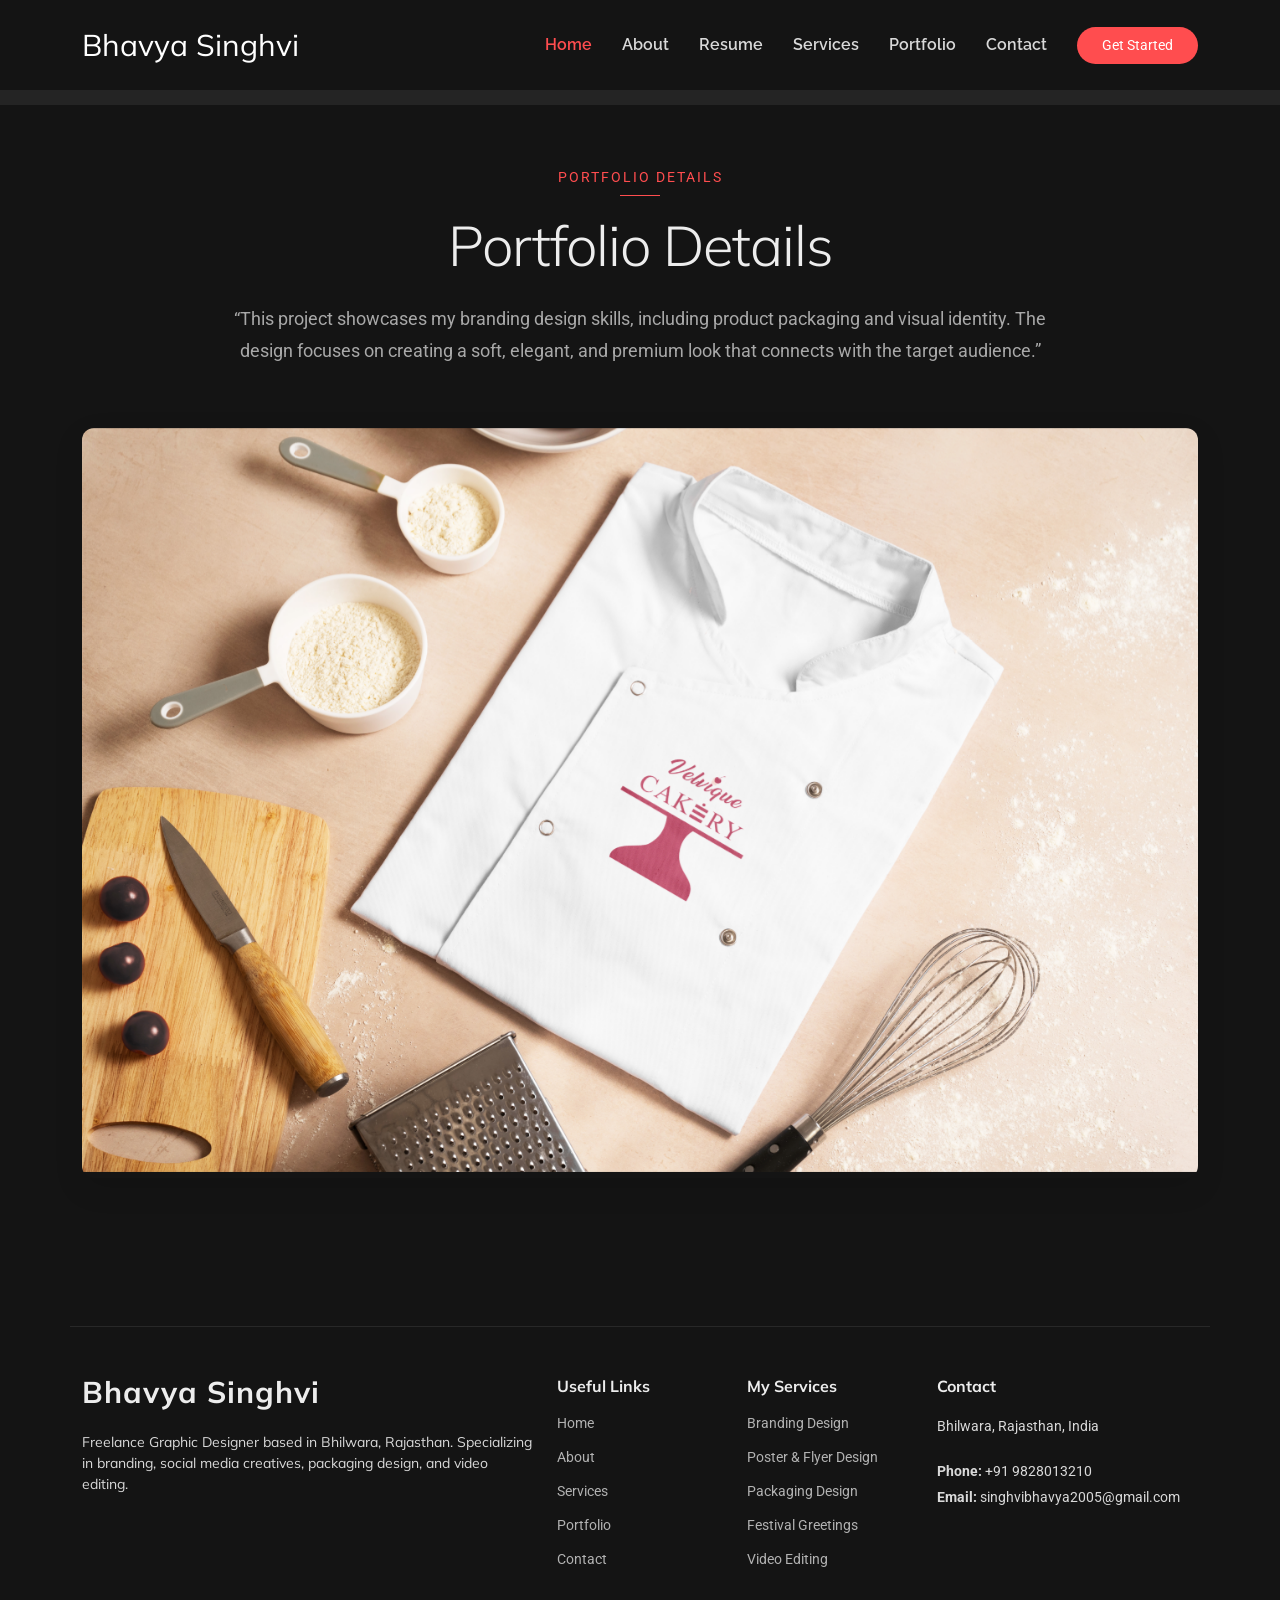
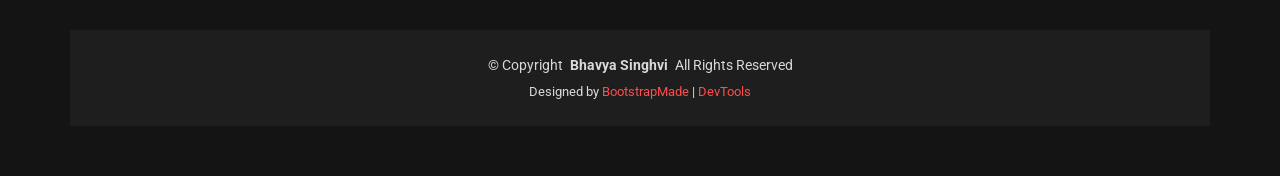
<file: velvique-details.html>
<!DOCTYPE html>
<html lang="en">

<head>
  <meta charset="utf-8">
  <meta content="width=device-width, initial-scale=1.0" name="viewport">
  <title>Portfolio Details - Craftivo Bootstrap Template</title>
  <meta name="description" content="">
  <meta name="keywords" content="">

  <!-- Favicons -->
  <link href="assets/img/favicon.png" rel="icon">
  <link href="assets/img/apple-touch-icon.png" rel="apple-touch-icon">

  <!-- Fonts -->
  <link href="https://fonts.googleapis.com" rel="preconnect">
  <link href="https://fonts.gstatic.com" rel="preconnect" crossorigin>
  <link href="https://fonts.googleapis.com/css2?family=Roboto:ital,wght@0,100;0,300;0,400;0,500;0,700;0,900;1,100;1,300;1,400;1,500;1,700;1,900&family=Raleway:ital,wght@0,100;0,200;0,300;0,400;0,500;0,600;0,700;0,800;0,900;1,100;1,200;1,300;1,400;1,500;1,600;1,700;1,800;1,900&family=Mulish:ital,wght@0,200;0,300;0,400;0,500;0,600;0,700;0,800;0,900;1,200;1,300;1,400;1,500;1,600;1,700;1,800;1,900&display=swap" rel="stylesheet">

  <!-- Vendor CSS Files -->
  <link href="assets/vendor/bootstrap/css/bootstrap.min.css" rel="stylesheet">
  <link href="assets/vendor/bootstrap-icons/bootstrap-icons.css" rel="stylesheet">
  <link href="assets/vendor/aos/aos.css" rel="stylesheet">
  <link href="assets/vendor/glightbox/css/glightbox.min.css" rel="stylesheet">
  <link href="assets/vendor/swiper/swiper-bundle.min.css" rel="stylesheet">

  <!-- Main CSS File -->
  <link href="assets/css/main.css" rel="stylesheet">

  <!-- =======================================================
  * Template Name: Craftivo
  * Template URL: https://bootstrapmade.com/craftivo-bootstrap-portfolio-template/
  * Updated: Oct 04 2025 with Bootstrap v5.3.8
  * Author: BootstrapMade.com
  * License: https://bootstrapmade.com/license/
  ======================================================== -->
</head>

<body class="portfolio-details-page">


  <header id="header" class="header d-flex align-items-center fixed-top">
    <div class="container-fluid container-xl position-relative d-flex align-items-center">

      <a href="index.html" class="logo d-flex align-items-center me-auto">
        <h1 class="sitename">Bhavya Singhvi</h1>
      </a>

      <nav id="navmenu" class="navmenu">
        <ul>
          <li><a href="#hero" class="active">Home</a></li>
          <li><a href="#about">About</a></li>
          <li><a href="#resume">Resume</a></li>
          <li><a href="#services">Services</a></li>
          <li><a href="#portfolio">Portfolio</a></li>
          <li><a href="#contact">Contact</a></li>
        </ul>
        <i class="mobile-nav-toggle d-xl-none bi bi-list"></i>
      </nav>

      <a class="btn-getstarted" href="#about">Get Started</a>

    </div>
  </header>

  <main class="main">

    <!-- Page Title -->
    <div class="page-title light-background">
      <div class="container">
        <nav class="breadcrumbs">
          <ol>
            <li><a href="index.html">Home</a></li>
            <li class="current">Portfolio Details</li>
          </ol>
        </nav>
        <h1>Portfolio Details</h1>
      </div>
    </div><!-- End Page Title -->

    <!-- Portfolio Details Section -->
    <section id="portfolio-details" class="portfolio-details section">

      <!-- Section Title -->
      <div class="container section-title" data-aos="fade-up">
        <span class="subtitle">Portfolio Details</span>
        <h2>Portfolio Details</h2>
        <p>“This project showcases my branding design skills, including product packaging and visual identity. The design focuses on creating a soft, elegant, and premium look that connects with the target audience.”</p>
      </div><!-- End Section Title -->

      <div class="container" data-aos="fade-up" data-aos-delay="100">

        <div class="row gy-5">

          <div class="col-lg-12">

            <div class="portfolio-details-slider swiper init-swiper">
              <script type="application/json" class="swiper-config">
                {
                  "loop": true,
                  "speed": 600,
                  "autoplay": {
                    "delay": 4000
                  },
                  "slidesPerView": 1,
                  "spaceBetween": 0,
                  "effect": "fade",
                  "pagination": {
                    "el": ".swiper-pagination",
                    "type": "bullets",
                    "clickable": true
                  }
                }
              </script>
              <div class="swiper-wrapper" style="width: 100px !important; height: 750px !important; object-fit: cover !important; ">

                 <div class="swiper-slide">
                  <img src="assets\img\portfolio\VELVIQUE CHEF DRESS MOCKUP.jpg" alt="Portfolio Image" class="img-fluid">
                </div>

                <div class="swiper-slide">
                  <img src="assets\img\portfolio\VELVIQUE BOX LOGO MOCKUP.jpg" alt="Portfolio Image" class="img-fluid">
                </div>

                  <div class="swiper-slide">
                  <img src="assets\img\portfolio\VELVIQUE CAKES BOX MOCKUP.jpg" alt="Portfolio Image" class="img-fluid">
                </div>

                <div class="swiper-slide">
                  <img src="assets\img\portfolio\VELVIQUE JARS MOCKUP.jpg" alt="Portfolio Image" class="img-fluid">
                </div>
          

                <div class="swiper-slide">
                  <img src="assets\img\portfolio\VELVIQUE CAKE YOGURT MOCKUP.jpg" alt="Portfolio Image" class="img-fluid">
                </div>

                <div class="swiper-slide">
                  <img src="assets\img\portfolio\VELVIQUE INSTA POST.jpg" alt="Portfolio Image" class="img-fluid">
                </div>

              
                

                
                <div class="swiper-slide">
                  <img src="assets\img\portfolio\VELVIQUE EGGS MOCKUP.jpg" alt="Portfolio Image" class="img-fluid">
                </div>

                
               

                

                  <div class="swiper-slide">
                  <img src="assets\img\portfolio\VELVIQUE MORE.jpg" alt="Portfolio Image" class="img-fluid">
                </div>
                <div class="swiper-slide">
                  <img src="assets\img\portfolio\SHOP SIGN.jpg" alt="Portfolio Image" class="img-fluid">
                </div>

               
              </div>
             
            </div>


          </div>

          <div class="col-lg-4">

            <div class="sidebar" data-aos="fade-up" data-aos-delay="200">

             

             

             

            </div>

          </div>

        </div>

      </div>

    </section><!-- /Portfolio Details Section --> 

  </main>

    <footer id="footer" class="footer">
    <div class="container footer-top">
      <div class="row gy-4">
        <div class="col-lg-5 col-md-12 footer-about">
          <a href="index.html" class="logo d-flex align-items-center">
            <span class="sitename">Bhavya Singhvi</span>
          </a>
          <p>Freelance Graphic Designer based in Bhilwara, Rajasthan. Specializing in branding, social media creatives, packaging design, and video editing.</p>
        </div>
        <div class="col-lg-2 col-6 footer-links">
          <h4>Useful Links</h4>
          <ul>
            <li><a href="#hero">Home</a></li>
            <li><a href="#about">About</a></li>
            <li><a href="#services">Services</a></li>
            <li><a href="#portfolio">Portfolio</a></li>
            <li><a href="#contact">Contact</a></li>
          </ul>
        </div>
        <div class="col-lg-2 col-6 footer-links">
          <h4>My Services</h4>
          <ul>
            <li><a href="#">Branding Design</a></li>
            <li><a href="#">Poster & Flyer Design</a></li>
            <li><a href="#">Packaging Design</a></li>
            <li><a href="#">Festival Greetings</a></li>
            <li><a href="#">Video Editing</a></li>
          </ul>
        </div>
        <div class="col-lg-3 col-md-12 footer-contact text-center text-md-start">
          <h4>Contact</h4>
          <p>Bhilwara, Rajasthan, India</p>
          <p class="mt-4"><strong>Phone:</strong> <span>+91 9828013210</span></p>
          <p><strong>Email:</strong> <span>singhvibhavya2005@gmail.com</span></p>
        </div>
      </div>
    </div>
    <div class="container copyright text-center mt-4">
      <p>© <span>Copyright</span> <strong class="px-1 sitename">Bhavya Singhvi</strong> <span>All Rights Reserved</span></p>
      <div class="credits">
        Designed by <a href="https://bootstrapmade.com/">BootstrapMade</a> | <a href="https://bootstrapmade.com/tools/">DevTools</a>
      </div>
    </div>
  </footer>

  <!-- Scroll Top -->
  <a href="#" id="scroll-top" class="scroll-top d-flex align-items-center justify-content-center"><i class="bi bi-arrow-up-short"></i></a>

  <!-- Preloader -->
  <div id="preloader"></div>

  <!-- Vendor JS Files -->
  <script src="assets/vendor/bootstrap/js/bootstrap.bundle.min.js"></script>
  <script src="assets/vendor/php-email-form/validate.js"></script>
  <script src="assets/vendor/aos/aos.js"></script>
  <script src="assets/vendor/typed.js/typed.umd.js"></script>
  <script src="assets/vendor/waypoints/noframework.waypoints.js"></script>
  <script src="assets/vendor/glightbox/js/glightbox.min.js"></script>
  <script src="assets/vendor/imagesloaded/imagesloaded.pkgd.min.js"></script>
  <script src="assets/vendor/isotope-layout/isotope.pkgd.min.js"></script>
  <script src="assets/vendor/swiper/swiper-bundle.min.js"></script>

  <!-- Main JS File -->
  <script src="assets/js/main.js"></script>

</body>

</html>
</file>
<file: assets/css/main.css>
/**
* Template Name: Craftivo
* Template URL: https://bootstrapmade.com/craftivo-bootstrap-portfolio-template/
* Updated: Oct 04 2025 with Bootstrap v5.3.8
* Author: BootstrapMade.com
* License: https://bootstrapmade.com/license/
*/

@charset "UTF-8";

/*--------------------------------------------------------------
# Font & Color Variables
# Help: https://bootstrapmade.com/color-system/
--------------------------------------------------------------*/
/* Fonts */
:root {
  --default-font: "Roboto",  system-ui, -apple-system, "Segoe UI", Roboto, "Helvetica Neue", Arial, "Noto Sans", "Liberation Sans", sans-serif, "Apple Color Emoji", "Segoe UI Emoji", "Segoe UI Symbol", "Noto Color Emoji";
  --heading-font: "Mulish",  sans-serif;
  --nav-font: "Raleway",  sans-serif;
}

/* Global Colors - The following color variables are used throughout the website. Updating them here will change the color scheme of the entire website */
:root { 
  --background-color: #141414; /* Background color for the entire website, including individual sections */
  --default-color: #d9d9d9; /* Default color used for the majority of the text content across the entire website */
  --heading-color: #ededed; /* Color for headings, subheadings and title throughout the website */
  --accent-color: #ff4d4f; /* Accent color that represents your brand on the website. It's used for buttons, links, and other elements that need to stand out */
  --surface-color: #1c1c1c; /* The surface color is used as a background of boxed elements within sections, such as cards, icon boxes, or other elements that require a visual separation from the global background. */
  --contrast-color: #ffffff; /* Contrast color for text, ensuring readability against backgrounds of accent, heading, or default colors. */
}

/* Nav Menu Colors - The following color variables are used specifically for the navigation menu. They are separate from the global colors to allow for more customization options */
:root {
  --nav-color: #d9d9d9;  /* The default color of the main navmenu links */
  --nav-hover-color: #ff4d4f; /* Applied to main navmenu links when they are hovered over or active */
  --nav-mobile-background-color: #2e2e2e; /* Used as the background color for mobile navigation menu */
  --nav-dropdown-background-color: #2e2e2e; /* Used as the background color for dropdown items that appear when hovering over primary navigation items */
  --nav-dropdown-color: #d9d9d9; /* Used for navigation links of the dropdown items in the navigation menu. */
  --nav-dropdown-hover-color: #ff4d4f; /* Similar to --nav-hover-color, this color is applied to dropdown navigation links when they are hovered over. */
}

/* Color Presets - These classes override global colors when applied to any section or element, providing reuse of the sam color scheme. */

.light-background {
  --background-color: rgba(41, 41, 41, 0.8);
  --surface-color: #484848;
}

.dark-background {
  --background-color: #060606;
  --default-color: #ffffff;
  --heading-color: #ffffff;
  --surface-color: #252525;
  --contrast-color: #ffffff;
}

/* Smooth scroll */
:root {
  scroll-behavior: smooth;
}

/*--------------------------------------------------------------
# General Styling & Shared Classes
--------------------------------------------------------------*/
body {
  color: var(--default-color);
  background-color: var(--background-color);
  font-family: var(--default-font);
}

a {
  color: var(--accent-color);
  text-decoration: none;
  transition: 0.3s;
}

a:hover {
  color: color-mix(in srgb, var(--accent-color), transparent 25%);
  text-decoration: none;
}

h1,
h2,
h3,
h4,
h5,
h6 {
  color: var(--heading-color);
  font-family: var(--heading-font);
}

/* PHP Email Form Messages
------------------------------*/
.php-email-form .error-message {
  display: none;
  background: #df1529;
  color: #ffffff;
  text-align: left;
  padding: 15px;
  margin-bottom: 24px;
  font-weight: 600;
}

.php-email-form .sent-message {
  display: none;
  color: #ffffff;
  background: #059652;
  text-align: center;
  padding: 15px;
  margin-bottom: 24px;
  font-weight: 600;
}

.php-email-form .loading {
  display: none;
  background: var(--surface-color);
  text-align: center;
  padding: 15px;
  margin-bottom: 24px;
}

.php-email-form .loading:before {
  content: "";
  display: inline-block;
  border-radius: 50%;
  width: 24px;
  height: 24px;
  margin: 0 10px -6px 0;
  border: 3px solid var(--accent-color);
  border-top-color: var(--surface-color);
  animation: php-email-form-loading 1s linear infinite;
}

@keyframes php-email-form-loading {
  0% {
    transform: rotate(0deg);
  }

  100% {
    transform: rotate(360deg);
  }
}

/*--------------------------------------------------------------
# Global Header
--------------------------------------------------------------*/
.header {
  --heading-color: #ffffff;
  color: var(--default-color);
  background-color: var(--background-color);
  padding: 15px 0;
  transition: all 0.5s;
  z-index: 997;
}

.header .logo {
  line-height: 1;
}

.header .logo img {
  max-height: 36px;
  margin-right: 8px;
}

.header .logo h1 {
  font-size: 30px;
  margin: 0;
  font-weight: 400;
  color: var(--heading-color);
}

.header .btn-getstarted,
.header .btn-getstarted:focus {
  color: var(--contrast-color);
  background: var(--accent-color);
  font-size: 14px;
  padding: 8px 25px;
  margin: 0 0 0 30px;
  border-radius: 50px;
  transition: 0.3s;
}

.header .btn-getstarted:hover,
.header .btn-getstarted:focus:hover {
  color: var(--contrast-color);
  background: color-mix(in srgb, var(--accent-color), transparent 15%);
}

@media (max-width: 1200px) {
  .header .logo {
    order: 1;
  }

  .header .btn-getstarted {
    order: 2;
    margin: 0 15px 0 0;
    padding: 6px 15px;
  }

  .header .navmenu {
    order: 3;
  }
}

.scrolled .header {
  box-shadow: 0px 0 18px rgba(0, 0, 0, 0.1);
}

/* Global Header on Scroll
------------------------------*/
.scrolled .header {
  --background-color: rgba(20, 20, 20, 0.8);
}

/* Index Page Header
------------------------------*/
.index-page .header {
  --background-color: rgba(255, 255, 255, 0);
}

/* Index Page Header on Scroll
------------------------------*/
.index-page.scrolled .header {
  --background-color: rgba(20, 20, 20, 0.8);
}

/*--------------------------------------------------------------
# Navigation Menu
--------------------------------------------------------------*/
/* Navmenu - Desktop */
@media (min-width: 1200px) {
  .navmenu {
    padding: 0;
  }

  .navmenu ul {
    margin: 0;
    padding: 0;
    display: flex;
    list-style: none;
    align-items: center;
  }

  .navmenu li {
    position: relative;
  }

  .navmenu a,
  .navmenu a:focus {
    color: var(--nav-color);
    padding: 18px 15px;
    font-size: 16px;
    font-family: var(--nav-font);
    font-weight: 600;
    display: flex;
    align-items: center;
    justify-content: space-between;
    white-space: nowrap;
    transition: 0.3s;
  }

  .navmenu a i,
  .navmenu a:focus i {
    font-size: 12px;
    line-height: 0;
    margin-left: 5px;
    transition: 0.3s;
  }

  .navmenu li:last-child a {
    padding-right: 0;
  }

  .navmenu li:hover>a,
  .navmenu .active,
  .navmenu .active:focus {
    color: var(--nav-hover-color);
  }

  .navmenu .dropdown ul {
    margin: 0;
    padding: 10px 0;
    background: var(--nav-dropdown-background-color);
    display: block;
    position: absolute;
    visibility: hidden;
    left: 14px;
    top: 130%;
    opacity: 0;
    transition: 0.3s;
    border-radius: 4px;
    z-index: 99;
    box-shadow: 0px 0px 30px rgba(0, 0, 0, 0.1);
  }

  .navmenu .dropdown ul li {
    min-width: 200px;
  }

  .navmenu .dropdown ul a {
    padding: 10px 20px;
    font-size: 15px;
    text-transform: none;
    color: var(--nav-dropdown-color);
  }

  .navmenu .dropdown ul a i {
    font-size: 12px;
  }

  .navmenu .dropdown ul a:hover,
  .navmenu .dropdown ul .active:hover,
  .navmenu .dropdown ul li:hover>a {
    color: var(--nav-dropdown-hover-color);
  }

  .navmenu .dropdown:hover>ul {
    opacity: 1;
    top: 100%;
    visibility: visible;
  }

  .navmenu .dropdown .dropdown ul {
    top: 0;
    left: -90%;
    visibility: hidden;
  }

  .navmenu .dropdown .dropdown:hover>ul {
    opacity: 1;
    top: 0;
    left: -100%;
    visibility: visible;
  }
}

/* Navmenu - Mobile */
@media (max-width: 1199px) {
  .mobile-nav-toggle {
    color: var(--nav-color);
    font-size: 28px;
    line-height: 0;
    margin-right: 10px;
    cursor: pointer;
    transition: color 0.3s;
  }

  .navmenu {
    padding: 0;
    z-index: 9997;
  }

  .navmenu ul {
    display: none;
    list-style: none;
    position: absolute;
    inset: 60px 20px 20px 20px;
    padding: 10px 0;
    margin: 0;
    border-radius: 6px;
    background-color: var(--nav-mobile-background-color);
    overflow-y: auto;
    transition: 0.3s;
    z-index: 9998;
    box-shadow: 0px 0px 30px rgba(0, 0, 0, 0.1);
  }

  .navmenu a,
  .navmenu a:focus {
    color: var(--nav-dropdown-color);
    padding: 10px 20px;
    font-family: var(--nav-font);
    font-size: 17px;
    font-weight: 500;
    display: flex;
    align-items: center;
    justify-content: space-between;
    white-space: nowrap;
    transition: 0.3s;
  }

  .navmenu a i,
  .navmenu a:focus i {
    font-size: 12px;
    line-height: 0;
    margin-left: 5px;
    width: 30px;
    height: 30px;
    display: flex;
    align-items: center;
    justify-content: center;
    border-radius: 50%;
    transition: 0.3s;
    background-color: color-mix(in srgb, var(--accent-color), transparent 90%);
  }

  .navmenu a i:hover,
  .navmenu a:focus i:hover {
    background-color: var(--accent-color);
    color: var(--contrast-color);
  }

  .navmenu a:hover,
  .navmenu .active,
  .navmenu .active:focus {
    color: var(--nav-dropdown-hover-color);
  }

  .navmenu .active i,
  .navmenu .active:focus i {
    background-color: var(--accent-color);
    color: var(--contrast-color);
    transform: rotate(180deg);
  }

  .navmenu .dropdown ul {
    position: static;
    display: none;
    z-index: 99;
    padding: 10px 0;
    margin: 10px 20px;
    background-color: var(--nav-dropdown-background-color);
    border: 1px solid color-mix(in srgb, var(--default-color), transparent 90%);
    box-shadow: none;
    transition: all 0.5s ease-in-out;
  }

  .navmenu .dropdown ul ul {
    background-color: rgba(33, 37, 41, 0.1);
  }

  .navmenu .dropdown>.dropdown-active {
    display: block;
    background-color: rgba(33, 37, 41, 0.03);
  }

  .mobile-nav-active {
    overflow: hidden;
  }

  .mobile-nav-active .mobile-nav-toggle {
    color: #fff;
    position: absolute;
    font-size: 32px;
    top: 15px;
    right: 15px;
    margin-right: 0;
    z-index: 9999;
  }

  .mobile-nav-active .navmenu {
    position: fixed;
    overflow: hidden;
    inset: 0;
    background: rgba(33, 37, 41, 0.8);
    transition: 0.3s;
  }

  .mobile-nav-active .navmenu>ul {
    display: block;
  }
}

/*--------------------------------------------------------------
# Global Footer
--------------------------------------------------------------*/
.footer {
  color: var(--default-color);
  background-color: var(--background-color);
  font-size: 14px;
  padding-bottom: 50px;
  position: relative;
}

.footer .footer-top {
  padding-top: 50px;
  border-top: 1px solid color-mix(in srgb, var(--default-color), transparent 90%);
}

.footer .footer-about .logo {
  line-height: 1;
  margin-bottom: 25px;
}

.footer .footer-about .logo img {
  max-height: 40px;
  margin-right: 6px;
}

.footer .footer-about .logo span {
  color: var(--heading-color);
  font-size: 30px;
  font-weight: 700;
  letter-spacing: 1px;
  font-family: var(--heading-font);
}

.footer .footer-about p {
  font-size: 14px;
  font-family: var(--heading-font);
}

.footer .social-links a {
  display: flex;
  align-items: center;
  justify-content: center;
  width: 40px;
  height: 40px;
  border-radius: 50%;
  border: 1px solid color-mix(in srgb, var(--default-color), transparent 50%);
  font-size: 16px;
  color: color-mix(in srgb, var(--default-color), transparent 50%);
  margin-right: 10px;
  transition: 0.3s;
}

.footer .social-links a:hover {
  color: var(--accent-color);
  border-color: var(--accent-color);
}

.footer h4 {
  font-size: 16px;
  font-weight: bold;
  position: relative;
  padding-bottom: 12px;
}

.footer .footer-links {
  margin-bottom: 30px;
}

.footer .footer-links ul {
  list-style: none;
  padding: 0;
  margin: 0;
}

.footer .footer-links ul i {
  padding-right: 2px;
  font-size: 12px;
  line-height: 0;
}

.footer .footer-links ul li {
  padding: 10px 0;
  display: flex;
  align-items: center;
}

.footer .footer-links ul li:first-child {
  padding-top: 0;
}

.footer .footer-links ul a {
  color: color-mix(in srgb, var(--default-color), transparent 20%);
  display: inline-block;
  line-height: 1;
}

.footer .footer-links ul a:hover {
  color: var(--accent-color);
}

.footer .footer-contact p {
  margin-bottom: 5px;
}

.footer .copyright {
  padding-top: 25px;
  padding-bottom: 25px;
  background-color: color-mix(in srgb, var(--default-color), transparent 95%);
}

.footer .copyright p {
  margin-bottom: 0;
}

.footer .credits {
  margin-top: 6px;
  font-size: 13px;
}

/*--------------------------------------------------------------
# Preloader
--------------------------------------------------------------*/
#preloader {
  position: fixed;
  inset: 0;
  z-index: 999999;
  overflow: hidden;
  background: var(--background-color);
  transition: all 0.6s ease-out;
}

#preloader:before {
  content: "";
  position: fixed;
  top: calc(50% - 30px);
  left: calc(50% - 30px);
  border: 6px solid #ffffff;
  border-color: var(--accent-color) transparent var(--accent-color) transparent;
  border-radius: 50%;
  width: 60px;
  height: 60px;
  animation: animate-preloader 1.5s linear infinite;
}

@keyframes animate-preloader {
  0% {
    transform: rotate(0deg);
  }

  100% {
    transform: rotate(360deg);
  }
}

/*--------------------------------------------------------------
# Scroll Top Button
--------------------------------------------------------------*/
.scroll-top {
  position: fixed;
  visibility: hidden;
  opacity: 0;
  right: 15px;
  bottom: 15px;
  z-index: 99999;
  background-color: var(--accent-color);
  width: 40px;
  height: 40px;
  border-radius: 4px;
  transition: all 0.4s;
}

.scroll-top i {
  font-size: 24px;
  color: var(--contrast-color);
  line-height: 0;
}

.scroll-top:hover {
  background-color: color-mix(in srgb, var(--accent-color), transparent 20%);
  color: var(--contrast-color);
}

.scroll-top.active {
  visibility: visible;
  opacity: 1;
}

/*--------------------------------------------------------------
# Disable aos animation delay on mobile devices
--------------------------------------------------------------*/
@media screen and (max-width: 768px) {
  [data-aos-delay] {
    transition-delay: 0 !important;
  }
}

/*--------------------------------------------------------------
# Global Page Titles & Breadcrumbs
--------------------------------------------------------------*/
.page-title {
  color: var(--default-color);
  background-color: var(--background-color);
  padding: 20px 0;
  position: relative;
}

.page-title h1 {
  font-size: 28px;
  font-weight: 700;
  margin: 0;
}

.page-title .breadcrumbs ol {
  display: flex;
  flex-wrap: wrap;
  list-style: none;
  padding: 0 0 10px 0;
  margin: 0;
  font-size: 14px;
  font-weight: 400;
}

.page-title .breadcrumbs ol li+li {
  padding-left: 10px;
}

.page-title .breadcrumbs ol li+li::before {
  content: "/";
  display: inline-block;
  padding-right: 10px;
  color: color-mix(in srgb, var(--default-color), transparent 70%);
}

/*--------------------------------------------------------------
# Global Sections
--------------------------------------------------------------*/
section,
.section {
  color: var(--default-color);
  background-color: var(--background-color);
  padding: 60px 0;
  scroll-margin-top: 90px;
  overflow: clip;
}

@media (max-width: 1199px) {

  section,
  .section {
    scroll-margin-top: 66px;
  }
}

/*--------------------------------------------------------------
# Global Section Titles
--------------------------------------------------------------*/
.section-title {
  text-align: center;
  padding-bottom: 60px;
  position: relative;
}

.section-title h2 {
  font-size: 3.5rem;
  font-weight: 300;
  line-height: 1.2;
  color: var(--heading-color);
  margin-bottom: 1.5rem;
  letter-spacing: -1px;
}

@media (max-width: 768px) {
  .section-title h2 {
    font-size: 2.5rem;
  }
}

.section-title .subtitle {
  display: inline-block;
  font-size: 0.875rem;
  font-weight: 400;
  color: var(--accent-color);
  text-transform: uppercase;
  letter-spacing: 2px;
  margin-bottom: 1.5rem;
  position: relative;
}

.section-title .subtitle::after {
  content: "";
  position: absolute;
  bottom: -8px;
  left: 50%;
  transform: translateX(-50%);
  width: 40px;
  height: 1px;
  background: var(--accent-color);
}

.section-title p {
  font-size: 1.125rem;
  line-height: 1.8;
  color: color-mix(in srgb, var(--default-color), transparent 25%);
  max-width: 900px;
  margin: 0 auto;
  text-wrap: balance;
}

/*--------------------------------------------------------------
# Hero Section
--------------------------------------------------------------*/
.hero {
  padding-top: 80px;
  min-height: 100vh;
  position: relative;
  display: flex;
  align-items: center;
  justify-content: center;
  overflow: hidden;
  padding-bottom: 80px;
}

.hero img {
  position: absolute;
  inset: 0;
  display: block;
  width: 100%;
  height: 100%;
  object-fit: cover;
  z-index: 1;
}

.hero:before {
  content: "";
  background: color-mix(in srgb, var(--background-color), transparent 30%);
  position: absolute;
  inset: 0;
  z-index: 2;
  border-radius: 0;
}

.hero .container {
  position: relative;
  z-index: 3;
}

.hero h2 {
  margin: 0;
  font-size: 48px;
  font-weight: 700;
}

.hero p {
  margin: 10px 0 0 0;
  font-size: 24px;
  color: color-mix(in srgb, var(--default-color), transparent 20%);
}

.hero p span {
  color: var(--accent-color);
  letter-spacing: 1px;
  border-bottom: 2px solid var(--accent-color);
}

.hero .social-links {
  margin-top: 30px;
  display: flex;
  justify-content: center;
  gap: 15px;
}

.hero .social-links a {
  display: flex;
  align-items: center;
  justify-content: center;
  width: 50px;
  height: 50px;
  border-radius: 50%;
  background: color-mix(in srgb, var(--default-color), transparent 92%);
  color: var(--default-color);
  font-size: 20px;
  transition: 0.3s;
}

.hero .social-links a:hover {
  background: var(--accent-color);
  color: var(--contrast-color);
  transform: translateY(-3px);
}

@media (max-width: 768px) {
  .hero h2 {
    font-size: 32px;
  }

  .hero p {
    font-size: 20px;
  }
}

/*--------------------------------------------------------------
# About Section
--------------------------------------------------------------*/
.about {
  overflow: hidden;
  position: relative;
}

.about::before {
  content: "";
  position: absolute;
  top: -50%;
  right: -20%;
  width: 800px;
  height: 800px;
  background: radial-gradient(circle, color-mix(in srgb, var(--accent-color), transparent 85%) 0%, transparent 70%);
  border-radius: 50%;
  z-index: 0;
  pointer-events: none;
}

.about .container {
  position: relative;
  z-index: 1;
}

.about .profile-card {
  background: var(--surface-color);
  border-radius: 24px;
  padding: 40px;
  box-shadow: 0 8px 30px rgba(0, 0, 0, 0.08);
  position: sticky;
  top: 100px;
}

.about .profile-card .profile-header {
  text-align: center;
  padding-bottom: 30px;
  border-bottom: 1px solid color-mix(in srgb, var(--default-color), transparent 90%);
}

.about .profile-card .profile-header .profile-avatar {
  width: 140px;
  height: 140px;
  margin: 0 auto 24px;
  position: relative;
  border-radius: 50%;
  padding: 6px;
  background: linear-gradient(135deg, var(--accent-color), color-mix(in srgb, var(--accent-color), #ff6b9d 50%));
}

.about .profile-card .profile-header .profile-avatar img {
  width: 100%;
  height: 100%;
  object-fit: cover;
  border-radius: 50%;
  border: 4px solid var(--surface-color);
}

.about .profile-card .profile-header .profile-avatar .status-indicator {
  position: absolute;
  bottom: 8px;
  right: 8px;
  width: 24px;
  height: 24px;
  background: #10b981;
  border: 4px solid var(--surface-color);
  border-radius: 50%;
  animation: pulse 2s infinite;
}

.about .profile-card .profile-header h3 {
  font-size: 24px;
  font-weight: 700;
  margin-bottom: 8px;
  color: var(--heading-color);
}

.about .profile-card .profile-header .role {
  display: inline-block;
  font-size: 15px;
  color: var(--accent-color);
  font-weight: 500;
  margin-bottom: 16px;
}

.about .profile-card .profile-header .rating {
  display: flex;
  align-items: center;
  justify-content: center;
  gap: 4px;
  margin-top: 12px;
}

.about .profile-card .profile-header .rating i {
  color: #fbbf24;
  font-size: 16px;
}

.about .profile-card .profile-header .rating span {
  margin-left: 8px;
  font-weight: 600;
  color: var(--default-color);
  font-size: 15px;
}

.about .profile-card .profile-stats {
  display: grid;
  grid-template-columns: repeat(3, 1fr);
  gap: 20px;
  padding: 30px 0;
  border-bottom: 1px solid color-mix(in srgb, var(--default-color), transparent 90%);
}

.about .profile-card .profile-stats .stat-item {
  text-align: center;
}

.about .profile-card .profile-stats .stat-item h4 {
  font-size: 28px;
  font-weight: 700;
  color: var(--accent-color);
  margin-bottom: 6px;
}

.about .profile-card .profile-stats .stat-item p {
  font-size: 13px;
  color: color-mix(in srgb, var(--default-color), transparent 30%);
  text-transform: uppercase;
  letter-spacing: 0.5px;
  margin: 0;
}

.about .profile-card .profile-actions {
  display: flex;
  flex-direction: column;
  gap: 12px;
  padding: 30px 0;
  border-bottom: 1px solid color-mix(in srgb, var(--default-color), transparent 90%);
}

.about .profile-card .profile-actions a {
  display: flex;
  align-items: center;
  justify-content: center;
  gap: 10px;
  padding: 14px 24px;
  border-radius: 12px;
  font-weight: 600;
  font-size: 15px;
  text-decoration: none;
  transition: all 0.3s ease;
}

.about .profile-card .profile-actions a.btn-primary {
  background: var(--accent-color);
  color: var(--contrast-color);
}

.about .profile-card .profile-actions a.btn-primary:hover {
  background: color-mix(in srgb, var(--accent-color), #000 15%);
  transform: translateY(-2px);
  box-shadow: 0 6px 20px rgba(0, 0, 0, 0.15);
}

.about .profile-card .profile-actions a.btn-secondary {
  background: color-mix(in srgb, var(--accent-color), transparent 90%);
  color: var(--accent-color);
}

.about .profile-card .profile-actions a.btn-secondary:hover {
  background: color-mix(in srgb, var(--accent-color), transparent 85%);
}

.about .profile-card .profile-actions a i {
  font-size: 18px;
}

.about .profile-card .social-connect {
  display: flex;
  justify-content: center;
  gap: 12px;
  padding-top: 30px;
}

.about .profile-card .social-connect a {
  width: 44px;
  height: 44px;
  display: flex;
  align-items: center;
  justify-content: center;
  background: color-mix(in srgb, var(--default-color), transparent 94%);
  border-radius: 12px;
  color: var(--default-color);
  font-size: 18px;
  transition: all 0.3s ease;
}

.about .profile-card .social-connect a:hover {
  background: var(--accent-color);
  color: var(--contrast-color);
  transform: translateY(-3px);
}

.about .content-wrapper .bio-section {
  margin-bottom: 50px;
}

.about .content-wrapper .bio-section .section-tag {
  display: inline-block;
  padding: 6px 16px;
  background: color-mix(in srgb, var(--accent-color), transparent 90%);
  color: var(--accent-color);
  border-radius: 20px;
  font-size: 13px;
  font-weight: 600;
  text-transform: uppercase;
  letter-spacing: 0.5px;
  margin-bottom: 16px;
}

.about .content-wrapper .bio-section h2 {
  font-size: 36px;
  font-weight: 700;
  color: var(--heading-color);
  margin-bottom: 24px;
  line-height: 1.2;
}

.about .content-wrapper .bio-section p {
  font-size: 16px;
  line-height: 1.8;
  color: var(--default-color);
  margin-bottom: 16px;
}

.about .content-wrapper .bio-section p:last-child {
  margin-bottom: 0;
}

.about .content-wrapper .details-grid {
  display: grid;
  grid-template-columns: repeat(2, 1fr);
  gap: 24px;
  margin-bottom: 50px;
}

.about .content-wrapper .details-grid .detail-item {
  display: flex;
  align-items: center;
  gap: 16px;
  padding: 24px;
  background: var(--surface-color);
  border-radius: 16px;
  border: 1px solid color-mix(in srgb, var(--default-color), transparent 92%);
  transition: all 0.3s ease;
}

.about .content-wrapper .details-grid .detail-item:hover {
  border-color: var(--accent-color);
  transform: translateY(-3px);
  box-shadow: 0 8px 24px rgba(0, 0, 0, 0.08);
}

.about .content-wrapper .details-grid .detail-item i {
  font-size: 28px;
  color: var(--accent-color);
  flex-shrink: 0;
}

.about .content-wrapper .details-grid .detail-item .detail-content span {
  display: block;
  font-size: 13px;
  color: color-mix(in srgb, var(--default-color), transparent 40%);
  text-transform: uppercase;
  letter-spacing: 0.5px;
  margin-bottom: 4px;
}

.about .content-wrapper .details-grid .detail-item .detail-content strong {
  display: block;
  font-size: 16px;
  color: var(--heading-color);
  font-weight: 600;
}

.about .content-wrapper .skills-showcase .section-tag {
  display: inline-block;
  padding: 6px 16px;
  background: color-mix(in srgb, var(--accent-color), transparent 90%);
  color: var(--accent-color);
  border-radius: 20px;
  font-size: 13px;
  font-weight: 600;
  text-transform: uppercase;
  letter-spacing: 0.5px;
  margin-bottom: 16px;
}

.about .content-wrapper .skills-showcase h3 {
  font-size: 28px;
  font-weight: 700;
  color: var(--heading-color);
  margin-bottom: 32px;
}

.about .content-wrapper .skills-showcase .skills-list .skill-item {
  margin-bottom: 28px;
}

.about .content-wrapper .skills-showcase .skills-list .skill-item .skill-info {
  display: flex;
  justify-content: space-between;
  align-items: center;
  margin-bottom: 10px;
}

.about .content-wrapper .skills-showcase .skills-list .skill-item .skill-info .skill-name {
  font-size: 15px;
  font-weight: 600;
  color: var(--heading-color);
}

.about .content-wrapper .skills-showcase .skills-list .skill-item .skill-info .skill-percent {
  font-size: 15px;
  font-weight: 700;
  color: var(--accent-color);
}

.about .content-wrapper .skills-showcase .skills-list .skill-item .progress {
  height: 10px;
  border-radius: 10px;
  background: color-mix(in srgb, var(--default-color), transparent 94%);
  overflow: hidden;
}

.about .content-wrapper .skills-showcase .skills-list .skill-item .progress .progress-bar {
  width: 0;
  height: 100%;
  background: linear-gradient(90deg, var(--accent-color), color-mix(in srgb, var(--accent-color), #ff6b9d 50%));
  border-radius: 10px;
  transition: width 1.5s cubic-bezier(0.65, 0, 0.35, 1);
  position: relative;
}

.about .content-wrapper .skills-showcase .skills-list .skill-item .progress .progress-bar::after {
  content: "";
  position: absolute;
  top: 0;
  left: 0;
  right: 0;
  bottom: 0;
  background: linear-gradient(90deg, transparent, rgba(255, 255, 255, 0.4), transparent);
  animation: shimmer 2s infinite;
}

@keyframes pulse {

  0%,
  100% {
    opacity: 1;
  }

  50% {
    opacity: 0.6;
  }
}

@keyframes shimmer {
  0% {
    transform: translateX(-100%);
  }

  100% {
    transform: translateX(100%);
  }
}

@media (max-width: 992px) {
  .about .profile-card {
    position: static;
    margin-bottom: 40px;
  }

  .about .content-wrapper .bio-section h2 {
    font-size: 30px;
  }

  .about .content-wrapper .details-grid {
    grid-template-columns: 1fr;
  }

  .about .content-wrapper .skills-showcase h3 {
    font-size: 24px;
  }
}

@media (max-width: 576px) {
  .about .profile-card {
    padding: 30px 20px;
  }

  .about .profile-card .profile-header .profile-avatar {
    width: 120px;
    height: 120px;
  }

  .about .profile-card .profile-stats {
    grid-template-columns: repeat(3, 1fr);
    gap: 16px;
  }

  .about .profile-card .profile-stats .stat-item h4 {
    font-size: 24px;
  }

  .about .content-wrapper .bio-section h2 {
    font-size: 26px;
  }

  .about .content-wrapper .details-grid .detail-item {
    padding: 18px;
  }

  .about .content-wrapper .details-grid .detail-item i {
    font-size: 24px;
  }
}

/*--------------------------------------------------------------
# Resume Section
--------------------------------------------------------------*/
.resume .section-header {
  margin-bottom: 2.5rem;
}

.resume .section-header .header-content .section-badge {
  display: inline-block;
  background: linear-gradient(135deg, var(--accent-color), color-mix(in srgb, var(--accent-color), #6c5ce7 20%));
  color: var(--contrast-color);
  padding: 0.5rem 1.2rem;
  border-radius: 25px;
  font-size: 0.85rem;
  font-weight: 600;
  text-transform: uppercase;
  letter-spacing: 0.1em;
  margin-bottom: 1rem;
}

.resume .section-header .header-content h2 {
  font-size: 2.2rem;
  font-weight: 700;
  color: var(--heading-color);
  margin-bottom: 1rem;
  line-height: 1.2;
  letter-spacing: -0.02em;
}

.resume .section-header .header-content p {
  font-size: 1rem;
  line-height: 1.7;
  color: color-mix(in srgb, var(--default-color), transparent 35%);
  margin: 0;
}

.resume .experience-section .experience-cards {
  display: flex;
  flex-direction: column;
  gap: 1.5rem;
}

.resume .experience-section .experience-cards .exp-card {
  background: var(--surface-color);
  border-radius: 16px;
  padding: 2rem;
  border: 2px solid color-mix(in srgb, var(--default-color), transparent 95%);
  transition: all 0.3s ease;
  position: relative;
  overflow: hidden;
}

.resume .experience-section .experience-cards .exp-card::before {
  content: "";
  position: absolute;
  top: 0;
  left: 0;
  right: 0;
  height: 4px;
  background: linear-gradient(90deg, transparent, var(--accent-color), transparent);
  transform: translateX(-100%);
  transition: transform 0.3s ease;
}

.resume .experience-section .experience-cards .exp-card:hover {
  transform: translateY(-5px);
  border-color: color-mix(in srgb, var(--accent-color), transparent 80%);
  box-shadow: 0 15px 45px color-mix(in srgb, var(--default-color), transparent 85%);
}

.resume .experience-section .experience-cards .exp-card:hover::before {
  transform: translateX(0);
}

.resume .experience-section .experience-cards .exp-card.featured {
  border-color: color-mix(in srgb, var(--accent-color), transparent 70%);
  background: linear-gradient(135deg, var(--surface-color), color-mix(in srgb, var(--accent-color), transparent 95%));
}

.resume .experience-section .experience-cards .exp-card.featured::before {
  background: linear-gradient(90deg, var(--accent-color), color-mix(in srgb, var(--accent-color), #6c5ce7 20%), var(--accent-color));
}

.resume .experience-section .experience-cards .exp-card .card-header {
  display: flex;
  justify-content: space-between;
  align-items: center;
  margin-bottom: 1.5rem;
}

.resume .experience-section .experience-cards .exp-card .card-header .company-logo {
  width: 50px;
  height: 50px;
  background: linear-gradient(135deg, var(--accent-color), color-mix(in srgb, var(--accent-color), #6c5ce7 20%));
  border-radius: 12px;
  display: flex;
  align-items: center;
  justify-content: center;
}

.resume .experience-section .experience-cards .exp-card .card-header .company-logo i {
  font-size: 1.3rem;
  color: var(--contrast-color);
}

.resume .experience-section .experience-cards .exp-card .card-header .period-badge {
  background: color-mix(in srgb, var(--accent-color), transparent 85%);
  color: var(--accent-color);
  padding: 0.4rem 1rem;
  border-radius: 20px;
  font-size: 0.8rem;
  font-weight: 600;
  text-transform: uppercase;
  letter-spacing: 0.05em;
}

.resume .experience-section .experience-cards .exp-card .card-body h3 {
  font-size: 1.4rem;
  font-weight: 600;
  color: var(--heading-color);
  margin-bottom: 0.5rem;
  letter-spacing: -0.01em;
}

.resume .experience-section .experience-cards .exp-card .card-body .company-name {
  font-size: 1rem;
  color: color-mix(in srgb, var(--default-color), transparent 25%);
  font-weight: 500;
  margin-bottom: 0.3rem;
}

.resume .experience-section .experience-cards .exp-card .card-body .duration {
  display: inline-block;
  font-size: 0.9rem;
  color: var(--accent-color);
  font-weight: 600;
  background: color-mix(in srgb, var(--accent-color), transparent 90%);
  padding: 0.2rem 0.8rem;
  border-radius: 12px;
  margin-bottom: 1rem;
}

.resume .experience-section .experience-cards .exp-card .card-body .description {
  font-size: 0.95rem;
  line-height: 1.6;
  color: color-mix(in srgb, var(--default-color), transparent 35%);
  margin-bottom: 1.5rem;
}

.resume .experience-section .experience-cards .exp-card .card-body .skills-tags {
  display: flex;
  flex-wrap: wrap;
  gap: 0.5rem;
}

.resume .experience-section .experience-cards .exp-card .card-body .skills-tags .skill-tag {
  background: color-mix(in srgb, var(--accent-color), transparent 92%);
  color: var(--accent-color);
  padding: 0.3rem 0.8rem;
  border-radius: 15px;
  font-size: 0.8rem;
  font-weight: 500;
  border: 1px solid color-mix(in srgb, var(--accent-color), transparent 85%);
}

.resume .education-section .education-timeline .timeline-track {
  position: relative;
  padding-left: 2.5rem;
}

.resume .education-section .education-timeline .timeline-track::before {
  content: "";
  position: absolute;
  left: 10px;
  top: 0;
  bottom: 0;
  width: 2px;
  background: linear-gradient(180deg, var(--accent-color), color-mix(in srgb, var(--accent-color), transparent 50%));
}

.resume .education-section .education-timeline .timeline-track .timeline-item {
  position: relative;
  margin-bottom: 3rem;
}

.resume .education-section .education-timeline .timeline-track .timeline-item:last-child {
  margin-bottom: 0;
}

.resume .education-section .education-timeline .timeline-track .timeline-item .timeline-marker {
  position: absolute;
  left: -3.5rem;
  top: 0;
  width: 50px;
  height: 50px;
  background: linear-gradient(135deg, var(--accent-color), color-mix(in srgb, var(--accent-color), #6c5ce7 20%));
  border-radius: 50%;
  display: flex;
  align-items: center;
  justify-content: center;
  border: 4px solid var(--background-color);
  box-shadow: 0 0 0 3px color-mix(in srgb, var(--accent-color), transparent 80%);
}

.resume .education-section .education-timeline .timeline-track .timeline-item .timeline-marker i {
  font-size: 1.2rem;
  color: var(--contrast-color);
}

.resume .education-section .education-timeline .timeline-track .timeline-item .timeline-content {
  background: var(--surface-color);
  padding: 1.8rem;
  border-radius: 12px;
  border: 1px solid color-mix(in srgb, var(--default-color), transparent 95%);
  transition: all 0.3s ease;
}

.resume .education-section .education-timeline .timeline-track .timeline-item .timeline-content:hover {
  transform: translateX(5px);
  border-color: color-mix(in srgb, var(--accent-color), transparent 80%);
  box-shadow: 0 10px 30px color-mix(in srgb, var(--default-color), transparent 90%);
}

.resume .education-section .education-timeline .timeline-track .timeline-item .timeline-content .education-meta {
  display: flex;
  justify-content: space-between;
  align-items: center;
  margin-bottom: 1rem;
}

.resume .education-section .education-timeline .timeline-track .timeline-item .timeline-content .education-meta .year-range {
  font-size: 0.9rem;
  color: var(--accent-color);
  font-weight: 600;
  background: color-mix(in srgb, var(--accent-color), transparent 90%);
  padding: 0.3rem 0.8rem;
  border-radius: 15px;
}

.resume .education-section .education-timeline .timeline-track .timeline-item .timeline-content .education-meta .degree-level {
  font-size: 0.8rem;
  color: color-mix(in srgb, var(--default-color), transparent 40%);
  text-transform: uppercase;
  font-weight: 600;
  letter-spacing: 0.1em;
}

.resume .education-section .education-timeline .timeline-track .timeline-item .timeline-content h4 {
  font-size: 1.3rem;
  font-weight: 600;
  color: var(--heading-color);
  margin-bottom: 0.5rem;
  letter-spacing: -0.01em;
}

.resume .education-section .education-timeline .timeline-track .timeline-item .timeline-content .institution {
  font-size: 1rem;
  color: color-mix(in srgb, var(--default-color), transparent 25%);
  font-weight: 500;
  margin-bottom: 1rem;
}

.resume .education-section .education-timeline .timeline-track .timeline-item .timeline-content .description {
  font-size: 0.95rem;
  line-height: 1.6;
  color: color-mix(in srgb, var(--default-color), transparent 35%);
  margin-bottom: 1.2rem;
}

.resume .education-section .education-timeline .timeline-track .timeline-item .timeline-content .achievement {
  display: flex;
  align-items: center;
  gap: 0.5rem;
  background: color-mix(in srgb, var(--accent-color), transparent 92%);
  padding: 0.6rem 1rem;
  border-radius: 8px;
  border-left: 3px solid var(--accent-color);
}

.resume .education-section .education-timeline .timeline-track .timeline-item .timeline-content .achievement i {
  color: var(--accent-color);
  font-size: 1rem;
}

.resume .education-section .education-timeline .timeline-track .timeline-item .timeline-content .achievement span {
  font-size: 0.9rem;
  font-weight: 600;
  color: var(--accent-color);
}

.resume .education-section .education-timeline .timeline-track .timeline-item .timeline-content .certifications-list .cert-item {
  display: flex;
  justify-content: space-between;
  align-items: center;
  padding: 0.8rem 0;
  border-bottom: 1px solid color-mix(in srgb, var(--default-color), transparent 95%);
}

.resume .education-section .education-timeline .timeline-track .timeline-item .timeline-content .certifications-list .cert-item:last-child {
  border-bottom: none;
}

.resume .education-section .education-timeline .timeline-track .timeline-item .timeline-content .certifications-list .cert-item .cert-name {
  font-size: 0.9rem;
  color: var(--heading-color);
  font-weight: 500;
}

.resume .education-section .education-timeline .timeline-track .timeline-item .timeline-content .certifications-list .cert-item .cert-year {
  font-size: 0.8rem;
  color: var(--accent-color);
  font-weight: 600;
  background: color-mix(in srgb, var(--accent-color), transparent 90%);
  padding: 0.2rem 0.6rem;
  border-radius: 10px;
}

@media (max-width: 992px) {
  .resume .section-header {
    margin-bottom: 2rem;
  }

  .resume .section-header .header-content h2 {
    font-size: 2rem;
  }

  .resume .experience-section {
    margin-bottom: 3rem;
  }

  .resume .education-timeline .timeline-track .timeline-item .timeline-marker {
    width: 45px;
    height: 45px;
  }
}

@media (max-width: 768px) {
  .resume .section-header .header-content {
    text-align: center;
  }

  .resume .section-header .header-content h2 {
    font-size: 1.8rem;
  }

  .resume .experience-section .experience-cards .exp-card {
    padding: 1.5rem;
  }

  .resume .experience-section .experience-cards .exp-card .card-header .company-logo {
    width: 45px;
    height: 45px;
  }

  .resume .experience-section .experience-cards .exp-card .card-header .company-logo i {
    font-size: 1.2rem;
  }

  .resume .education-section .education-timeline .timeline-track {
    padding-left: 2rem;
  }

  .resume .education-section .education-timeline .timeline-track::before {
    left: 20px;
  }

  .resume .education-section .education-timeline .timeline-track .timeline-item .timeline-marker {
    left: -2.3rem;
    width: 40px;
    height: 40px;
  }

  .resume .education-section .education-timeline .timeline-track .timeline-item .timeline-marker i {
    font-size: 1rem;
  }

  .resume .education-section .education-timeline .timeline-track .timeline-item .timeline-content {
    padding: 1.5rem;
  }
}

@media (max-width: 576px) {
  .resume .section-header .header-content .section-badge {
    font-size: 0.8rem;
    padding: 0.4rem 1rem;
  }

  .resume .section-header .header-content h2 {
    font-size: 1.6rem;
  }

  .resume .experience-section .experience-cards .exp-card {
    padding: 1.2rem;
  }

  .resume .experience-section .experience-cards .exp-card .card-header {
    flex-direction: column;
    gap: 1rem;
    text-align: center;
  }

  .resume .education-section .education-timeline .timeline-track .timeline-item .timeline-content {
    padding: 1.2rem;
  }

  .resume .education-section .education-timeline .timeline-track .timeline-item .timeline-content .education-meta {
    flex-direction: column;
    gap: 0.5rem;
    align-items: flex-start;
  }

  .resume .education-section .education-timeline .timeline-track .timeline-item .timeline-content .certifications-list .cert-item {
    flex-direction: column;
    align-items: flex-start;
    gap: 0.3rem;
  }
}

/*--------------------------------------------------------------
# Services Section
--------------------------------------------------------------*/
.services .service-item {
  background: var(--surface-color);
  border: 2px solid color-mix(in srgb, var(--default-color), transparent 90%);
  border-radius: 16px;
  padding: 35px 25px;
  text-align: center;
  height: 100%;
  transition: all 0.3s ease;
  position: relative;
  overflow: hidden;
}

.services .service-item::before {
  content: "";
  position: absolute;
  top: 0;
  left: 0;
  width: 100%;
  height: 4px;
  background: linear-gradient(90deg, var(--accent-color), color-mix(in srgb, var(--accent-color), transparent 50%));
  transform: scaleX(0);
  transform-origin: left;
  transition: transform 0.3s ease;
}

.services .service-item:hover {
  border-color: var(--accent-color);
  transform: translateY(-5px);
  box-shadow: 0 15px 35px rgba(0, 0, 0, 0.1);
}

.services .service-item:hover::before {
  transform: scaleX(1);
}

.services .service-item:hover .icon-wrapper {
  background: var(--accent-color);
  color: var(--contrast-color);
  transform: rotate(5deg) scale(1.05);
}

.services .service-item:hover .read-more {
  color: var(--accent-color);
}

.services .service-item:hover .read-more i {
  transform: translateX(5px);
}

.services .service-item.featured {
  border-color: var(--accent-color);
  box-shadow: 0 10px 30px rgba(54, 144, 231, 0.15);
}

.services .service-item.featured::before {
  transform: scaleX(1);
}

.services .featured-tag {
  position: absolute;
  top: 15px;
  right: -30px;
  background: var(--accent-color);
  color: var(--contrast-color);
  padding: 5px 35px;
  font-size: 11px;
  font-weight: 700;
  text-transform: uppercase;
  letter-spacing: 1px;
  transform: rotate(45deg);
  box-shadow: 0 3px 10px rgba(54, 144, 231, 0.3);
}

.services .icon-wrapper {
  width: 70px;
  height: 70px;
  margin: 0 auto 20px;
  background: color-mix(in srgb, var(--accent-color), transparent 90%);
  color: var(--accent-color);
  border-radius: 12px;
  display: flex;
  align-items: center;
  justify-content: center;
  transition: all 0.3s ease;
}

.services .icon-wrapper i {
  font-size: 32px;
}

.services h4 {
  font-size: 20px;
  font-weight: 700;
  margin-bottom: 12px;
  color: var(--heading-color);
}

.services p {
  font-size: 14px;
  line-height: 1.6;
  color: color-mix(in srgb, var(--default-color), transparent 25%);
  margin-bottom: 20px;
}

.services .read-more {
  display: inline-flex;
  align-items: center;
  gap: 6px;
  color: var(--heading-color);
  font-weight: 600;
  font-size: 14px;
  text-decoration: none;
  transition: all 0.3s ease;
}

.services .read-more i {
  font-size: 14px;
  transition: transform 0.3s ease;
}

.services .cta-box {
  background: linear-gradient(135deg, var(--accent-color), color-mix(in srgb, var(--accent-color), #667eea 40%));
  border-radius: 20px;
  padding: 45px 50px;
  color: var(--contrast-color);
  position: relative;
  overflow: hidden;
}

.services .cta-box::before {
  content: "";
  position: absolute;
  top: -50%;
  right: -20%;
  width: 400px;
  height: 400px;
  background: color-mix(in srgb, var(--contrast-color), transparent 90%);
  border-radius: 50%;
  z-index: 0;
}

.services .cta-box .row {
  position: relative;
  z-index: 1;
}

.services .cta-box h3 {
  font-size: 26px;
  font-weight: 700;
  margin-bottom: 10px;
  color: var(--contrast-color);
}

.services .cta-box p {
  font-size: 15px;
  margin-bottom: 0;
  color: color-mix(in srgb, var(--contrast-color), transparent 15%);
}

.services .cta-box .cta-btn {
  display: inline-block;
  background: var(--contrast-color);
  color: var(--accent-color);
  padding: 14px 35px;
  border-radius: 50px;
  font-weight: 700;
  font-size: 15px;
  text-decoration: none;
  transition: all 0.3s ease;
  box-shadow: 0 8px 20px rgba(0, 0, 0, 0.15);
}

.services .cta-box .cta-btn:hover {
  transform: translateY(-3px);
  box-shadow: 0 12px 30px rgba(0, 0, 0, 0.25);
  color: var(--accent-color);
}

@media (max-width: 992px) {
  .services .cta-box {
    padding: 35px 30px;
  }

  .services .cta-box h3 {
    font-size: 22px;
    margin-bottom: 8px;
  }

  .services .cta-box p {
    font-size: 14px;
    margin-bottom: 20px;
  }

  .services .cta-box .cta-btn {
    margin-top: 10px;
  }
}

@media (max-width: 768px) {
  .services .service-item {
    padding: 30px 20px;
    margin-bottom: 20px;
  }

  .services .icon-wrapper {
    width: 60px;
    height: 60px;
    margin-bottom: 18px;
  }

  .services .icon-wrapper i {
    font-size: 28px;
  }

  .services h4 {
    font-size: 18px;
  }

  .services p {
    font-size: 13px;
  }

  .services .cta-box {
    padding: 30px 25px;
    text-align: center;
  }

  .services .cta-box::before {
    width: 300px;
    height: 300px;
  }
}

/*--------------------------------------------------------------
# Portfolio Section
--------------------------------------------------------------*/
.portfolio .portfolio-filters {
  display: flex;
  justify-content: center;
  flex-wrap: wrap;
  gap: 12px;
  margin-bottom: 50px;
  padding: 0;
  list-style: none;
}

@media (max-width: 768px) {
  .portfolio .portfolio-filters {
    gap: 8px;
    margin-bottom: 35px;
  }
}

.portfolio .portfolio-filters li {
  padding: 10px 20px;
  font-size: 14px;
  font-weight: 500;
  border-radius: 6px;
  cursor: pointer;
  transition: all 0.3s ease;
  background-color: transparent;
  color: var(--default-color);
  border: 1px solid color-mix(in srgb, var(--default-color), transparent 80%);
}

@media (max-width: 768px) {
  .portfolio .portfolio-filters li {
    padding: 8px 16px;
    font-size: 13px;
  }
}

.portfolio .portfolio-filters li:hover {
  color: var(--accent-color);
  border-color: var(--accent-color);
}

.portfolio .portfolio-filters li.filter-active {
  background-color: var(--accent-color);
  color: var(--contrast-color);
  border-color: var(--accent-color);
}

.portfolio .portfolio-card {
  position: relative;
  margin-bottom: 30px;
}

.portfolio .portfolio-card .portfolio-image-container {
  position: relative;
  overflow: hidden;
  border-radius: 8px;
  aspect-ratio: 4/3;
}

.portfolio .portfolio-card .portfolio-image-container img {
  width: 100%;
  height: 100%;
  object-fit: cover;
  transition: transform 0.5s ease;
}

.portfolio .portfolio-card .portfolio-image-container .portfolio-overlay {
  position: absolute;
  top: 0;
  left: 0;
  right: 0;
  bottom: 0;
  background: linear-gradient(to bottom, transparent 0%, rgba(0, 0, 0, 0.8) 100%);
  opacity: 0;
  transition: opacity 0.3s ease;
  display: flex;
  flex-direction: column;
  justify-content: space-between;
  padding: 25px;
}

.portfolio .portfolio-card .portfolio-image-container .portfolio-overlay .portfolio-info {
  align-self: flex-start;
}

.portfolio .portfolio-card .portfolio-image-container .portfolio-overlay .portfolio-info .project-category {
  display: inline-block;
  font-size: 12px;
  font-weight: 600;
  text-transform: uppercase;
  color: var(--accent-color);
  background-color: rgba(255, 255, 255, 0.9);
  padding: 4px 10px;
  border-radius: 4px;
  margin-bottom: 8px;
  letter-spacing: 0.5px;
}

.portfolio .portfolio-card .portfolio-image-container .portfolio-overlay .portfolio-info h4 {
  color: white;
  font-size: 18px;
  font-weight: 600;
  margin: 0;
  line-height: 1.3;
}

.portfolio .portfolio-card .portfolio-image-container .portfolio-overlay .portfolio-actions {
  display: flex;
  gap: 10px;
  align-self: flex-end;
}

.portfolio .portfolio-card .portfolio-image-container .portfolio-overlay .portfolio-actions a {
  width: 40px;
  height: 40px;
  background-color: rgba(255, 255, 255, 0.9);
  color: var(--accent-color);
  border-radius: 50%;
  display: flex;
  align-items: center;
  justify-content: center;
  font-size: 16px;
  transition: all 0.3s ease;
  text-decoration: none;
}

.portfolio .portfolio-card .portfolio-image-container .portfolio-overlay .portfolio-actions a:hover {
  background-color: var(--accent-color);
  color: var(--contrast-color);
  transform: scale(1.1);
}

.portfolio .portfolio-card .portfolio-meta {
  display: flex;
  justify-content: space-between;
  align-items: center;
  margin-top: 15px;
}

.portfolio .portfolio-card .portfolio-meta .project-tags {
  display: flex;
  gap: 8px;
}

.portfolio .portfolio-card .portfolio-meta .project-tags .tag {
  font-size: 11px;
  font-weight: 500;
  padding: 4px 10px;
  border-radius: 12px;
  background-color: color-mix(in srgb, var(--accent-color), transparent 90%);
  color: var(--accent-color);
  text-transform: uppercase;
  letter-spacing: 0.3px;
}

.portfolio .portfolio-card .portfolio-meta .project-year {
  font-size: 12px;
  font-weight: 500;
  color: color-mix(in srgb, var(--default-color), transparent 40%);
}

.portfolio .portfolio-card:hover .portfolio-image-container img {
  transform: scale(1.05);
}

.portfolio .portfolio-card:hover .portfolio-image-container .portfolio-overlay {
  opacity: 1;
}

.portfolio .portfolio-bottom {
  margin-top: 60px;
  padding-top: 40px;
  border-top: 1px solid color-mix(in srgb, var(--default-color), transparent 90%);
}

.portfolio .portfolio-bottom h3 {
  font-size: 24px;
  font-weight: 700;
  margin-bottom: 8px;
}

.portfolio .portfolio-bottom p {
  font-size: 16px;
  color: color-mix(in srgb, var(--default-color), transparent 30%);
  margin-bottom: 0;
}

.portfolio .portfolio-bottom .btn-accent {
  display: inline-block;
  padding: 12px 28px;
  background-color: var(--accent-color);
  color: var(--contrast-color);
  border-radius: 6px;
  font-weight: 600;
  font-size: 14px;
  text-decoration: none;
  transition: all 0.3s ease;
}

.portfolio .portfolio-bottom .btn-accent:hover {
  background-color: color-mix(in srgb, var(--accent-color), black 10%);
  transform: translateY(-2px);
  box-shadow: 0 5px 15px color-mix(in srgb, var(--accent-color), transparent 60%);
}

@media (max-width: 992px) {
  .portfolio .portfolio-bottom .col-lg-4 {
    text-align: center !important;
    margin-top: 20px;
  }
}

/*--------------------------------------------------------------
# Contact Section
--------------------------------------------------------------*/
.contact .info-item {
  background: var(--surface-color);
  padding: 30px;
  border-radius: 10px;
  border: 1px solid color-mix(in srgb, var(--default-color), transparent 90%);
  margin-bottom: 20px;
  display: flex;
  align-items: flex-start;
  transition: 0.3s;
}

.contact .info-item:hover {
  border-color: var(--accent-color);
  box-shadow: 0 5px 20px color-mix(in srgb, var(--default-color), transparent 90%);
}

.contact .info-item .icon-wrapper {
  width: 50px;
  height: 50px;
  background: color-mix(in srgb, var(--accent-color), transparent 90%);
  border-radius: 50%;
  display: flex;
  align-items: center;
  justify-content: center;
  margin-right: 20px;
  flex-shrink: 0;
  transition: 0.3s;
}

.contact .info-item .icon-wrapper i {
  color: var(--accent-color);
  font-size: 24px;
  transition: 0.3s;
}

.contact .info-item:hover .icon-wrapper {
  background: var(--accent-color);
}

.contact .info-item:hover .icon-wrapper i {
  color: var(--contrast-color);
}

.contact .info-item h3 {
  font-size: 18px;
  font-weight: 700;
  margin-bottom: 5px;
  color: var(--heading-color);
}

.contact .info-item p {
  margin: 0;
  font-size: 14px;
  color: var(--default-color);
}

.contact .php-email-form {
  background: var(--surface-color);
  padding: 40px;
  border-radius: 10px;
  border: 1px solid color-mix(in srgb, var(--default-color), transparent 90%);
}

.contact .php-email-form .form-control {
  color: var(--default-color);
  background-color: var(--surface-color);
  border: 1px solid color-mix(in srgb, var(--default-color), transparent 80%);
  padding: 12px 15px;
  font-size: 14px;
  border-radius: 5px;
  transition: 0.3s;
}

.contact .php-email-form .form-control:focus {
  border-color: var(--accent-color);
  box-shadow: 0 0 0 0.2rem color-mix(in srgb, var(--accent-color), transparent 80%);
}

.contact .php-email-form .form-control::placeholder {
  color: color-mix(in srgb, var(--default-color), transparent 70%);
}

.contact .php-email-form textarea.form-control {
  min-height: 120px;
}

.contact .php-email-form button[type=submit] {
  background: var(--accent-color);
  color: var(--contrast-color);
  border: none;
  padding: 12px 40px;
  font-size: 16px;
  font-weight: 600;
  border-radius: 5px;
  cursor: pointer;
  transition: 0.3s;
}

.contact .php-email-form button[type=submit]:hover {
  background: color-mix(in srgb, var(--accent-color), transparent 20%);
  transform: translateY(-2px);
}

@media (max-width: 768px) {
  .contact .info-item {
    padding: 20px;
  }

  .contact .info-item .icon-wrapper {
    width: 40px;
    height: 40px;
    margin-right: 15px;
  }

  .contact .info-item .icon-wrapper i {
    font-size: 20px;
  }

  .contact .info-item h3 {
    font-size: 16px;
  }

  .contact .php-email-form {
    padding: 30px 20px;
  }
}

/*--------------------------------------------------------------
# Portfolio Details Section
--------------------------------------------------------------*/
.portfolio-details .portfolio-details-slider {
  border-radius: 12px;
  overflow: hidden;
  box-shadow: 0 10px 30px rgba(0, 0, 0, 0.1);
  margin-bottom: 40px;
}

.portfolio-details .portfolio-details-slider img {
  width: 100%;
  height: auto;
  display: block;
}

.portfolio-details .swiper-wrapper {
  height: auto !important;
  width: 100% !important;
}

.portfolio-details .swiper-pagination {
  position: relative;
  margin-top: 20px;
  bottom: 0;
}

.portfolio-details .swiper-pagination .swiper-pagination-bullet {
  width: 12px;
  height: 12px;
  background-color: color-mix(in srgb, var(--default-color), transparent 70%);
  opacity: 1;
  transition: all 0.3s;
}

.portfolio-details .swiper-pagination .swiper-pagination-bullet-active {
  background-color: var(--accent-color);
  width: 30px;
  border-radius: 6px;
}

.portfolio-details .portfolio-content h2 {
  font-size: 32px;
  font-weight: 700;
  margin-bottom: 20px;
  color: var(--heading-color);
}

.portfolio-details .portfolio-content .meta-info {
  display: flex;
  flex-wrap: wrap;
  gap: 20px;
  margin-bottom: 30px;
  padding-bottom: 20px;
  border-bottom: 2px solid color-mix(in srgb, var(--default-color), transparent 90%);
}

.portfolio-details .portfolio-content .meta-info span {
  font-size: 14px;
  color: color-mix(in srgb, var(--default-color), transparent 30%);
  display: flex;
  align-items: center;
  gap: 8px;
}

.portfolio-details .portfolio-content .meta-info span i {
  color: var(--accent-color);
  font-size: 16px;
}

.portfolio-details .portfolio-content h3 {
  font-size: 24px;
  font-weight: 700;
  margin-top: 40px;
  margin-bottom: 20px;
  color: var(--heading-color);
}

.portfolio-details .portfolio-content p {
  margin-bottom: 20px;
  line-height: 1.8;
}

.portfolio-details .portfolio-content .highlights-box {
  background: color-mix(in srgb, var(--accent-color), transparent 95%);
  border-left: 4px solid var(--accent-color);
  padding: 30px;
  border-radius: 8px;
  margin: 30px 0;
}

.portfolio-details .portfolio-content .highlights-box h4 {
  font-size: 20px;
  font-weight: 700;
  margin-bottom: 20px;
  color: var(--heading-color);
}

.portfolio-details .portfolio-content .highlights-box ul {
  list-style: none;
  padding: 0;
  margin: 0;
}

.portfolio-details .portfolio-content .highlights-box ul li {
  padding: 10px 0;
  display: flex;
  align-items: center;
  gap: 12px;
  font-size: 15px;
}

.portfolio-details .portfolio-content .highlights-box ul li i {
  color: var(--accent-color);
  font-size: 20px;
  flex-shrink: 0;
}

.portfolio-details .portfolio-content blockquote {
  background: var(--surface-color);
  border-radius: 12px;
  padding: 40px;
  margin: 40px 0;
  box-shadow: 0 5px 20px rgba(0, 0, 0, 0.05);
  position: relative;
}

.portfolio-details .portfolio-content blockquote .quote-icon {
  position: absolute;
  top: 20px;
  left: 20px;
  font-size: 48px;
  color: color-mix(in srgb, var(--accent-color), transparent 80%);
  line-height: 1;
}

.portfolio-details .portfolio-content blockquote p {
  font-size: 18px;
  font-style: italic;
  color: var(--default-color);
  margin-bottom: 25px;
  padding-left: 40px;
  line-height: 1.8;
}

.portfolio-details .portfolio-content blockquote .author {
  display: flex;
  align-items: center;
  gap: 15px;
  padding-left: 40px;
}

.portfolio-details .portfolio-content blockquote .author img {
  width: 60px;
  height: 60px;
  border-radius: 50%;
  object-fit: cover;
  border: 3px solid color-mix(in srgb, var(--accent-color), transparent 80%);
}

.portfolio-details .portfolio-content blockquote .author .author-info h5 {
  font-size: 16px;
  font-weight: 700;
  margin-bottom: 5px;
  color: var(--heading-color);
}

.portfolio-details .portfolio-content blockquote .author .author-info span {
  font-size: 14px;
  color: color-mix(in srgb, var(--default-color), transparent 40%);
}

.portfolio-details .sidebar .info-card,
.portfolio-details .sidebar .share-card,
.portfolio-details .sidebar .tags-card {
  background: var(--surface-color);
  border-radius: 12px;
  padding: 30px;
  margin-bottom: 30px;
  box-shadow: 0 5px 20px rgba(0, 0, 0, 0.05);
}

.portfolio-details .sidebar .info-card h3,
.portfolio-details .sidebar .share-card h3,
.portfolio-details .sidebar .tags-card h3 {
  font-size: 20px;
  font-weight: 700;
  margin-bottom: 25px;
  color: var(--heading-color);
  padding-bottom: 15px;
  border-bottom: 2px solid color-mix(in srgb, var(--accent-color), transparent 80%);
}

.portfolio-details .sidebar .info-card .info-item {
  display: flex;
  justify-content: space-between;
  align-items: flex-start;
  padding: 15px 0;
  border-bottom: 1px solid color-mix(in srgb, var(--default-color), transparent 90%);
}

.portfolio-details .sidebar .info-card .info-item:last-of-type {
  border-bottom: none;
  margin-bottom: 20px;
}

.portfolio-details .sidebar .info-card .info-item .label {
  font-weight: 600;
  font-size: 14px;
  color: var(--heading-color);
  text-transform: uppercase;
  letter-spacing: 0.5px;
}

.portfolio-details .sidebar .info-card .info-item .value {
  font-size: 14px;
  color: color-mix(in srgb, var(--default-color), transparent 20%);
  text-align: right;
  max-width: 60%;
}

.portfolio-details .sidebar .info-card .btn-primary {
  display: inline-flex;
  align-items: center;
  justify-content: center;
  gap: 10px;
  width: 100%;
  padding: 14px 30px;
  background: var(--accent-color);
  color: var(--contrast-color);
  border-radius: 8px;
  font-weight: 600;
  font-size: 15px;
  transition: all 0.3s;
  text-decoration: none;
}

.portfolio-details .sidebar .info-card .btn-primary:hover {
  background: color-mix(in srgb, var(--accent-color), transparent 15%);
  transform: translateY(-2px);
  box-shadow: 0 5px 15px rgba(0, 0, 0, 0.2);
}

.portfolio-details .sidebar .share-card .social-links {
  display: flex;
  gap: 12px;
}

.portfolio-details .sidebar .share-card .social-links a {
  display: flex;
  align-items: center;
  justify-content: center;
  width: 45px;
  height: 45px;
  border-radius: 8px;
  transition: all 0.3s;
  font-size: 18px;
}

.portfolio-details .sidebar .share-card .social-links a.facebook {
  background: color-mix(in srgb, #1877f2, transparent 90%);
  color: #1877f2;
}

.portfolio-details .sidebar .share-card .social-links a.facebook:hover {
  background: #1877f2;
  color: #ffffff;
}

.portfolio-details .sidebar .share-card .social-links a.twitter {
  background: color-mix(in srgb, #1da1f2, transparent 90%);
  color: #1da1f2;
}

.portfolio-details .sidebar .share-card .social-links a.twitter:hover {
  background: #1da1f2;
  color: #ffffff;
}

.portfolio-details .sidebar .share-card .social-links a.linkedin {
  background: color-mix(in srgb, #0077b5, transparent 90%);
  color: #0077b5;
}

.portfolio-details .sidebar .share-card .social-links a.linkedin:hover {
  background: #0077b5;
  color: #ffffff;
}

.portfolio-details .sidebar .share-card .social-links a.pinterest {
  background: color-mix(in srgb, #bd081c, transparent 90%);
  color: #bd081c;
}

.portfolio-details .sidebar .share-card .social-links a.pinterest:hover {
  background: #bd081c;
  color: #ffffff;
}

.portfolio-details .sidebar .tags-card .tags {
  display: flex;
  flex-wrap: wrap;
  gap: 10px;
}

.portfolio-details .sidebar .tags-card .tags a {
  padding: 8px 16px;
  background: color-mix(in srgb, var(--default-color), transparent 95%);
  color: var(--default-color);
  border-radius: 6px;
  font-size: 13px;
  font-weight: 500;
  transition: all 0.3s;
  text-decoration: none;
}

.portfolio-details .sidebar .tags-card .tags a:hover {
  background: var(--accent-color);
  color: var(--contrast-color);
  transform: translateY(-2px);
}

@media (max-width: 991px) {
  .portfolio-details .portfolio-content h2 {
    font-size: 28px;
  }

  .portfolio-details .portfolio-content h3 {
    font-size: 22px;
  }
}

@media (max-width: 767px) {
  .portfolio-details .portfolio-content .meta-info {
    flex-direction: column;
    gap: 10px;
  }

  .portfolio-details .portfolio-content blockquote {
    padding: 30px 20px;
  }

  .portfolio-details .portfolio-content blockquote .quote-icon {
    font-size: 36px;
  }

  .portfolio-details .portfolio-content blockquote p {
    font-size: 16px;
    padding-left: 20px;
  }

  .portfolio-details .portfolio-content blockquote .author {
    padding-left: 20px;
  }

  .portfolio-details .sidebar .info-card .info-item {
    flex-direction: column;
    gap: 8px;
  }

  .portfolio-details .sidebar .info-card .info-item .value {
    max-width: 100%;
    text-align: left;
  }
}

/*--------------------------------------------------------------
# Service Details Section
--------------------------------------------------------------*/
.service-details .sticky-sidebar {
  position: sticky;
  top: 2rem;
}

@media (max-width: 992px) {
  .service-details .sticky-sidebar {
    position: static;
    margin-top: 3rem;
  }
}

.service-details .service-card {
  background: linear-gradient(135deg, var(--surface-color) 0%, color-mix(in srgb, var(--surface-color), var(--accent-color) 3%) 100%);
  border-radius: 16px;
  overflow: hidden;
  box-shadow: 0 8px 32px color-mix(in srgb, var(--default-color), transparent 92%);
  margin-bottom: 2rem;
}

.service-details .service-card .card-header {
  background-color: var(--accent-color);
  color: var(--contrast-color);
  padding: 2.5rem 2rem;
  text-align: center;
}

.service-details .service-card .card-header .service-icon {
  width: 80px;
  height: 80px;
  background-color: color-mix(in srgb, var(--contrast-color), transparent 85%);
  border-radius: 50%;
  display: flex;
  align-items: center;
  justify-content: center;
  margin: 0 auto 1.5rem;
}

.service-details .service-card .card-header .service-icon i {
  font-size: 2.5rem;
  color: var(--contrast-color);
}

.service-details .service-card .card-header h3 {
  font-size: 1.8rem;
  font-weight: 600;
  margin-bottom: 0.5rem;
  color: var(--contrast-color);
}

.service-details .service-card .card-header .service-tagline {
  font-size: 0.95rem;
  opacity: 0.9;
  margin: 0;
}

.service-details .service-card .card-body {
  padding: 2rem;
}

.service-details .service-card .card-body .price-tag {
  text-align: center;
  padding: 1.5rem;
  background-color: color-mix(in srgb, var(--accent-color), transparent 95%);
  border-radius: 12px;
  margin-bottom: 2rem;
}

.service-details .service-card .card-body .price-tag .label {
  display: block;
  font-size: 0.85rem;
  color: color-mix(in srgb, var(--default-color), transparent 40%);
  text-transform: uppercase;
  letter-spacing: 1px;
  margin-bottom: 0.5rem;
}

.service-details .service-card .card-body .price-tag .price {
  display: block;
  font-size: 2.5rem;
  font-weight: 700;
  color: var(--accent-color);
  line-height: 1;
}

.service-details .service-card .card-body .quick-info {
  list-style: none;
  padding: 0;
  margin: 0 0 2rem;
}

.service-details .service-card .card-body .quick-info li {
  display: flex;
  align-items: center;
  gap: 1rem;
  padding: 1rem 0;
  border-bottom: 1px solid color-mix(in srgb, var(--default-color), transparent 92%);
}

.service-details .service-card .card-body .quick-info li:last-child {
  border-bottom: none;
}

.service-details .service-card .card-body .quick-info li i {
  font-size: 1.25rem;
  color: var(--accent-color);
  flex-shrink: 0;
}

.service-details .service-card .card-body .quick-info li span {
  font-size: 0.95rem;
  color: var(--default-color);
}

.service-details .service-card .card-body .cta-buttons {
  display: flex;
  flex-direction: column;
  gap: 1rem;
}

.service-details .service-card .card-body .cta-buttons a {
  text-align: center;
  padding: 1rem;
  border-radius: 8px;
  font-weight: 500;
  text-decoration: none;
  transition: all 0.3s ease;
}

.service-details .service-card .card-body .cta-buttons a.btn-primary {
  background-color: var(--accent-color);
  color: var(--contrast-color);
  box-shadow: 0 4px 12px color-mix(in srgb, var(--accent-color), transparent 60%);
}

.service-details .service-card .card-body .cta-buttons a.btn-primary:hover {
  background-color: color-mix(in srgb, var(--accent-color), black 15%);
  transform: translateY(-2px);
  box-shadow: 0 6px 20px color-mix(in srgb, var(--accent-color), transparent 50%);
}

.service-details .service-card .card-body .cta-buttons a.btn-secondary {
  background-color: transparent;
  color: var(--accent-color);
  border: 2px solid var(--accent-color);
}

.service-details .service-card .card-body .cta-buttons a.btn-secondary:hover {
  background-color: color-mix(in srgb, var(--accent-color), transparent 90%);
}

.service-details .contact-card {
  background-color: var(--surface-color);
  border-radius: 16px;
  padding: 2rem;
  box-shadow: 0 4px 16px color-mix(in srgb, var(--default-color), transparent 94%);
}

.service-details .contact-card h4 {
  font-size: 1.3rem;
  font-weight: 600;
  margin-bottom: 1rem;
}

.service-details .contact-card>p {
  font-size: 0.95rem;
  color: color-mix(in srgb, var(--default-color), transparent 30%);
  margin-bottom: 1.5rem;
  line-height: 1.6;
}

.service-details .contact-card .contact-methods {
  display: flex;
  flex-direction: column;
  gap: 1rem;
}

.service-details .contact-card .contact-methods .contact-item {
  display: flex;
  align-items: center;
  gap: 1rem;
  padding: 1rem;
  background-color: color-mix(in srgb, var(--default-color), transparent 97%);
  border-radius: 8px;
  text-decoration: none;
  color: var(--default-color);
  transition: all 0.3s ease;
}

.service-details .contact-card .contact-methods .contact-item i {
  font-size: 1.25rem;
  color: var(--accent-color);
}

.service-details .contact-card .contact-methods .contact-item span {
  font-size: 0.9rem;
}

.service-details .contact-card .contact-methods .contact-item:hover {
  background-color: color-mix(in srgb, var(--accent-color), transparent 90%);
  transform: translateX(5px);
}

.service-details .service-overview {
  margin-bottom: 3rem;
}

.service-details .service-overview .overview-header {
  margin-bottom: 1.5rem;
}

.service-details .service-overview .overview-header .badge {
  display: inline-block;
  padding: 0.5rem 1rem;
  background-color: color-mix(in srgb, var(--accent-color), transparent 85%);
  color: var(--accent-color);
  border-radius: 20px;
  font-size: 0.85rem;
  font-weight: 600;
  text-transform: uppercase;
  letter-spacing: 0.5px;
  margin-bottom: 1rem;
}

.service-details .service-overview .overview-header h2 {
  font-size: 2.5rem;
  font-weight: 700;
  line-height: 1.2;
  margin-bottom: 0;
}

@media (max-width: 768px) {
  .service-details .service-overview .overview-header h2 {
    font-size: 2rem;
  }
}

.service-details .service-overview .lead-text {
  font-size: 1.15rem;
  line-height: 1.8;
  color: color-mix(in srgb, var(--default-color), transparent 20%);
}

.service-details .service-image-showcase {
  position: relative;
  margin-bottom: 4rem;
  border-radius: 16px;
  overflow: hidden;
}

.service-details .service-image-showcase .main-image {
  width: 100%;
  display: block;
}

.service-details .service-image-showcase .image-overlay {
  position: absolute;
  bottom: 0;
  left: 0;
  right: 0;
  background: linear-gradient(to top, color-mix(in srgb, var(--default-color), transparent 20%), transparent);
  padding: 2rem;
}

.service-details .service-image-showcase .image-overlay .tech-stack {
  display: flex;
  gap: 1rem;
  flex-wrap: wrap;
}

.service-details .service-image-showcase .image-overlay .tech-stack .tech-item {
  padding: 0.5rem 1rem;
  background-color: color-mix(in srgb, var(--accent-color), transparent 10%);
  color: var(--contrast-color);
  border-radius: 6px;
  font-size: 0.85rem;
  font-weight: 500;
  backdrop-filter: blur(10px);
}

.service-details .features-grid {
  margin-bottom: 4rem;
}

.service-details .features-grid .section-heading {
  font-size: 2rem;
  font-weight: 600;
  margin-bottom: 2.5rem;
}

.service-details .features-grid .feature-box {
  background-color: var(--surface-color);
  padding: 2rem;
  border-radius: 12px;
  height: 100%;
  transition: all 0.3s ease;
  border: 1px solid color-mix(in srgb, var(--default-color), transparent 92%);
}

.service-details .features-grid .feature-box:hover {
  transform: translateY(-5px);
  box-shadow: 0 8px 24px color-mix(in srgb, var(--default-color), transparent 90%);
  border-color: color-mix(in srgb, var(--accent-color), transparent 80%);
}

.service-details .features-grid .feature-box:hover .icon-wrapper {
  background-color: var(--accent-color);
  color: var(--contrast-color);
}

.service-details .features-grid .feature-box .icon-wrapper {
  width: 60px;
  height: 60px;
  background-color: color-mix(in srgb, var(--accent-color), transparent 90%);
  color: var(--accent-color);
  border-radius: 12px;
  display: flex;
  align-items: center;
  justify-content: center;
  margin-bottom: 1.5rem;
  transition: all 0.3s ease;
}

.service-details .features-grid .feature-box .icon-wrapper i {
  font-size: 1.75rem;
}

.service-details .features-grid .feature-box h4 {
  font-size: 1.25rem;
  font-weight: 600;
  margin-bottom: 1rem;
}

.service-details .features-grid .feature-box p {
  font-size: 0.95rem;
  line-height: 1.7;
  color: color-mix(in srgb, var(--default-color), transparent 30%);
  margin: 0;
}

.service-details .workflow-section {
  margin-bottom: 4rem;
}

.service-details .workflow-section .section-heading {
  font-size: 2rem;
  font-weight: 600;
  margin-bottom: 3rem;
}

.service-details .workflow-section .timeline {
  position: relative;
  padding-left: 4rem;
}

.service-details .workflow-section .timeline::before {
  content: "";
  position: absolute;
  left: 1.5rem;
  top: 0;
  bottom: 0;
  width: 2px;
  background: linear-gradient(to bottom, var(--accent-color), color-mix(in srgb, var(--accent-color), transparent 80%));
}

.service-details .workflow-section .timeline .timeline-item {
  position: relative;
  margin-bottom: 3rem;
}

.service-details .workflow-section .timeline .timeline-item:last-child {
  margin-bottom: 0;
}

.service-details .workflow-section .timeline .timeline-item .timeline-marker {
  position: absolute;
  left: -4rem;
  top: 0;
  width: 3rem;
  height: 3rem;
  background-color: var(--accent-color);
  color: var(--contrast-color);
  border-radius: 50%;
  display: flex;
  align-items: center;
  justify-content: center;
  font-weight: 700;
  font-size: 1.1rem;
  box-shadow: 0 0 0 8px var(--background-color);
}

.service-details .workflow-section .timeline .timeline-item .timeline-content {
  background-color: var(--surface-color);
  padding: 2rem;
  border-radius: 12px;
  border-left: 3px solid var(--accent-color);
}

.service-details .workflow-section .timeline .timeline-item .timeline-content h4 {
  font-size: 1.3rem;
  font-weight: 600;
  margin-bottom: 1rem;
}

.service-details .workflow-section .timeline .timeline-item .timeline-content p {
  font-size: 0.95rem;
  line-height: 1.7;
  color: color-mix(in srgb, var(--default-color), transparent 30%);
  margin-bottom: 1rem;
}

.service-details .workflow-section .timeline .timeline-item .timeline-content .duration {
  display: inline-block;
  padding: 0.4rem 1rem;
  background-color: color-mix(in srgb, var(--accent-color), transparent 90%);
  color: var(--accent-color);
  border-radius: 20px;
  font-size: 0.85rem;
  font-weight: 600;
}

@media (max-width: 768px) {
  .service-details .workflow-section .timeline {
    padding-left: 3rem;
  }

  .service-details .workflow-section .timeline::before {
    left: 1rem;
  }

  .service-details .workflow-section .timeline .timeline-item .timeline-marker {
    left: -2.5rem;
    width: 2.5rem;
    height: 2.5rem;
    font-size: 1rem;
  }
}

.service-details .testimonial-section {
  margin-bottom: 4rem;
}

.service-details .testimonial-section .testimonial-card {
  background: linear-gradient(135deg, var(--surface-color) 0%, color-mix(in srgb, var(--surface-color), var(--accent-color) 3%) 100%);
  padding: 3rem;
  border-radius: 16px;
  box-shadow: 0 8px 32px color-mix(in srgb, var(--default-color), transparent 92%);
}

.service-details .testimonial-section .testimonial-card .stars {
  margin-bottom: 1.5rem;
}

.service-details .testimonial-section .testimonial-card .stars i {
  color: #ffc107;
  font-size: 1.25rem;
  margin-right: 0.25rem;
}

.service-details .testimonial-section .testimonial-card blockquote {
  font-size: 1.15rem;
  line-height: 1.8;
  font-style: italic;
  color: var(--default-color);
  margin-bottom: 2rem;
  position: relative;
  padding-left: 2rem;
}

.service-details .testimonial-section .testimonial-card blockquote::before {
  content: "“";
  position: absolute;
  left: 0;
  top: -10px;
  font-size: 4rem;
  color: var(--accent-color);
  opacity: 0.3;
  line-height: 1;
}

.service-details .testimonial-section .testimonial-card .client-info {
  display: flex;
  align-items: center;
  gap: 1.5rem;
}

.service-details .testimonial-section .testimonial-card .client-info .client-avatar {
  width: 70px;
  height: 70px;
  border-radius: 50%;
  object-fit: cover;
  border: 3px solid var(--accent-color);
}

.service-details .testimonial-section .testimonial-card .client-info .client-details h5 {
  font-size: 1.1rem;
  font-weight: 600;
  margin-bottom: 0.25rem;
}

.service-details .testimonial-section .testimonial-card .client-info .client-details p {
  font-size: 0.9rem;
  color: color-mix(in srgb, var(--default-color), transparent 40%);
  margin: 0;
}

.service-details .tech-details .section-heading {
  font-size: 2rem;
  font-weight: 600;
  margin-bottom: 2.5rem;
}

.service-details .tech-details .tech-categories {
  display: grid;
  gap: 2rem;
}

.service-details .tech-details .tech-categories .tech-category h5 {
  font-size: 1.1rem;
  font-weight: 600;
  margin-bottom: 1rem;
  color: var(--heading-color);
}

.service-details .tech-details .tech-categories .tech-category .tech-tags {
  display: flex;
  flex-wrap: wrap;
  gap: 0.75rem;
}

.service-details .tech-details .tech-categories .tech-category .tech-tags span {
  padding: 0.6rem 1.25rem;
  background-color: var(--surface-color);
  color: var(--default-color);
  border-radius: 8px;
  font-size: 0.9rem;
  font-weight: 500;
  border: 1px solid color-mix(in srgb, var(--default-color), transparent 90%);
  transition: all 0.3s ease;
}

.service-details .tech-details .tech-categories .tech-category .tech-tags span:hover {
  background-color: var(--accent-color);
  color: var(--contrast-color);
  border-color: var(--accent-color);
  transform: translateY(-2px);
}

/*--------------------------------------------------------------
# Terms Of Service Section
--------------------------------------------------------------*/
.terms-of-service .tos-header {
  margin-bottom: 60px;
}

.terms-of-service .tos-header .last-updated {
  display: inline-block;
  padding: 8px 20px;
  background-color: color-mix(in srgb, var(--accent-color), transparent 90%);
  border-radius: 30px;
  color: var(--accent-color);
  font-size: 0.95rem;
  margin-bottom: 20px;
}

.terms-of-service .tos-header h2 {
  font-size: 2.5rem;
  margin-bottom: 15px;
}

.terms-of-service .tos-header p {
  color: color-mix(in srgb, var(--default-color), transparent 30%);
  font-size: 1.1rem;
  max-width: 700px;
  margin: 0 auto;
}

.terms-of-service .tos-content .content-section {
  margin-bottom: 50px;
  scroll-margin-top: 100px;
}

.terms-of-service .tos-content .content-section:last-child {
  margin-bottom: 0;
}

.terms-of-service .tos-content .content-section h3 {
  font-size: 1.8rem;
  margin-bottom: 20px;
  color: var(--heading-color);
}

.terms-of-service .tos-content .content-section p {
  color: color-mix(in srgb, var(--default-color), transparent 20%);
  line-height: 1.7;
  margin-bottom: 20px;
}

.terms-of-service .tos-content .content-section p:last-child {
  margin-bottom: 0;
}

.terms-of-service .tos-content .content-section .info-box {
  display: flex;
  align-items: flex-start;
  gap: 15px;
  padding: 20px;
  background-color: color-mix(in srgb, var(--accent-color), transparent 95%);
  border-radius: 15px;
  margin-top: 20px;
}

.terms-of-service .tos-content .content-section .info-box i {
  font-size: 1.5rem;
  color: var(--accent-color);
  flex-shrink: 0;
}

.terms-of-service .tos-content .content-section .info-box p {
  margin: 0;
  font-size: 0.95rem;
}

.terms-of-service .tos-content .content-section .list-items {
  list-style: none;
  padding: 0;
  margin: 20px 0;
}

.terms-of-service .tos-content .content-section .list-items li {
  position: relative;
  padding-left: 25px;
  margin-bottom: 12px;
  color: color-mix(in srgb, var(--default-color), transparent 20%);
}

.terms-of-service .tos-content .content-section .list-items li:last-child {
  margin-bottom: 0;
}

.terms-of-service .tos-content .content-section .list-items li::before {
  content: "";
  position: absolute;
  left: 0;
  top: 10px;
  width: 6px;
  height: 6px;
  border-radius: 50%;
  background-color: var(--accent-color);
}

.terms-of-service .tos-content .content-section .alert-box {
  display: flex;
  gap: 20px;
  padding: 25px;
  background-color: var(--surface-color);
  border-radius: 15px;
  border-left: 4px solid var(--accent-color);
  margin-top: 20px;
}

.terms-of-service .tos-content .content-section .alert-box i {
  font-size: 2rem;
  color: var(--accent-color);
  flex-shrink: 0;
}

.terms-of-service .tos-content .content-section .alert-box .alert-content h5 {
  font-size: 1.1rem;
  margin-bottom: 8px;
}

.terms-of-service .tos-content .content-section .alert-box .alert-content p {
  margin: 0;
  font-size: 0.95rem;
}

.terms-of-service .tos-content .content-section .prohibited-list {
  display: grid;
  grid-template-columns: repeat(2, 1fr);
  gap: 20px;
  margin-top: 20px;
}

@media (max-width: 576px) {
  .terms-of-service .tos-content .content-section .prohibited-list {
    grid-template-columns: 1fr;
  }
}

.terms-of-service .tos-content .content-section .prohibited-list .prohibited-item {
  display: flex;
  align-items: center;
  gap: 12px;
  padding: 15px;
  background-color: var(--surface-color);
  border-radius: 12px;
}

.terms-of-service .tos-content .content-section .prohibited-list .prohibited-item i {
  color: #dc3545;
  font-size: 1.2rem;
}

.terms-of-service .tos-content .content-section .prohibited-list .prohibited-item span {
  font-size: 0.95rem;
  color: color-mix(in srgb, var(--default-color), transparent 20%);
}

.terms-of-service .tos-content .content-section .disclaimer-box {
  background-color: var(--surface-color);
  padding: 25px;
  border-radius: 15px;
  margin-top: 20px;
}

.terms-of-service .tos-content .content-section .disclaimer-box p {
  margin-bottom: 15px;
  font-weight: 500;
}

.terms-of-service .tos-content .content-section .disclaimer-box ul {
  list-style: none;
  padding: 0;
  margin: 0;
}

.terms-of-service .tos-content .content-section .disclaimer-box ul li {
  position: relative;
  padding-left: 25px;
  margin-bottom: 12px;
  color: color-mix(in srgb, var(--default-color), transparent 20%);
  font-size: 0.95rem;
}

.terms-of-service .tos-content .content-section .disclaimer-box ul li:last-child {
  margin-bottom: 0;
}

.terms-of-service .tos-content .content-section .disclaimer-box ul li::before {
  content: "•";
  position: absolute;
  left: 8px;
  color: var(--accent-color);
}

.terms-of-service .tos-content .content-section .notice-box {
  display: flex;
  align-items: center;
  gap: 15px;
  padding: 20px;
  background-color: color-mix(in srgb, var(--accent-color), transparent 95%);
  border-radius: 15px;
  margin-top: 20px;
}

.terms-of-service .tos-content .content-section .notice-box i {
  font-size: 1.5rem;
  color: var(--accent-color);
  flex-shrink: 0;
}

.terms-of-service .tos-content .content-section .notice-box p {
  margin: 0;
  font-size: 0.95rem;
}

.terms-of-service .tos-contact {
  margin-top: 60px;
}

.terms-of-service .tos-contact .contact-box {
  background: linear-gradient(135deg, color-mix(in srgb, var(--accent-color), transparent 95%) 0%, color-mix(in srgb, var(--accent-color), transparent 98%) 100%);
  border-radius: 20px;
  padding: 40px;
  display: flex;
  align-items: center;
  gap: 30px;
}

@media (max-width: 576px) {
  .terms-of-service .tos-contact .contact-box {
    flex-direction: column;
    text-align: center;
  }
}

.terms-of-service .tos-contact .contact-box .contact-icon {
  width: 60px;
  height: 60px;
  background-color: var(--accent-color);
  border-radius: 15px;
  display: flex;
  align-items: center;
  justify-content: center;
  flex-shrink: 0;
}

.terms-of-service .tos-contact .contact-box .contact-icon i {
  font-size: 1.8rem;
  color: var(--contrast-color);
}

.terms-of-service .tos-contact .contact-box .contact-content {
  flex: 1;
}

.terms-of-service .tos-contact .contact-box .contact-content h4 {
  font-size: 1.4rem;
  margin-bottom: 8px;
}

.terms-of-service .tos-contact .contact-box .contact-content p {
  color: color-mix(in srgb, var(--default-color), transparent 30%);
  margin-bottom: 15px;
}

.terms-of-service .tos-contact .contact-box .contact-content .contact-link {
  display: inline-flex;
  align-items: center;
  gap: 8px;
  padding: 12px 25px;
  background-color: var(--accent-color);
  color: var(--contrast-color);
  border-radius: 30px;
  text-decoration: none;
  font-weight: 500;
  transition: all 0.3s;
}

.terms-of-service .tos-contact .contact-box .contact-content .contact-link:hover {
  transform: translateY(-2px);
  box-shadow: 0 5px 15px rgba(0, 0, 0, 0.1);
}

@media print {
  .terms-of-service .tos-contact {
    display: none;
  }

  .terms-of-service .content-section {
    page-break-inside: avoid;
  }
}

/*--------------------------------------------------------------
# Privacy Section
--------------------------------------------------------------*/
.privacy {
  padding: 80px 0;
  background-color: color-mix(in srgb, var(--background-color), var(--default-color) 2%);
}

.privacy .row {
  position: relative;
}

.privacy .policy-sidebar {
  position: sticky;
  top: 100px;
  background-color: var(--surface-color);
  border-radius: 12px;
  padding: 30px;
  box-shadow: 0 4px 20px rgba(0, 0, 0, 0.05);
}

.privacy .policy-sidebar h3 {
  font-size: 1rem;
  font-weight: 700;
  text-transform: uppercase;
  letter-spacing: 1px;
  color: var(--heading-color);
  margin-bottom: 20px;
}

.privacy .policy-sidebar .policy-nav {
  display: flex;
  flex-direction: column;
  gap: 5px;
}

.privacy .policy-sidebar .policy-nav .nav-link {
  padding: 12px 15px;
  border-radius: 8px;
  color: var(--default-color);
  font-size: 0.95rem;
  transition: all 0.3s;
  border-left: 3px solid transparent;
}

.privacy .policy-sidebar .policy-nav .nav-link:hover {
  background-color: color-mix(in srgb, var(--accent-color), transparent 90%);
  color: var(--accent-color);
  border-left-color: var(--accent-color);
  padding-left: 20px;
}

.privacy .policy-sidebar .policy-nav .nav-link.active {
  background-color: color-mix(in srgb, var(--accent-color), transparent 85%);
  color: var(--accent-color);
  font-weight: 600;
  border-left-color: var(--accent-color);
}

.privacy .policy-main {
  background-color: var(--surface-color);
  border-radius: 12px;
  padding: 50px;
  box-shadow: 0 4px 20px rgba(0, 0, 0, 0.05);
}

.privacy .policy-hero {
  margin-bottom: 60px;
}

.privacy .policy-hero .badge {
  display: inline-block;
  background-color: color-mix(in srgb, var(--accent-color), transparent 85%);
  color: var(--accent-color);
  padding: 8px 20px;
  border-radius: 50px;
  font-size: 0.85rem;
  font-weight: 600;
  margin-bottom: 25px;
  text-transform: uppercase;
  letter-spacing: 0.5px;
}

.privacy .policy-hero h1 {
  font-size: 3rem;
  color: var(--heading-color);
  margin-bottom: 20px;
  font-weight: 800;
  line-height: 1.2;
}

.privacy .policy-hero .lead {
  font-size: 1.25rem;
  color: color-mix(in srgb, var(--default-color), transparent 30%);
  line-height: 1.7;
  max-width: 700px;
}

.privacy .policy-section {
  margin-bottom: 60px;
  position: relative;
  padding-left: 80px;
}

.privacy .policy-section:last-child {
  margin-bottom: 0;
}

.privacy .policy-section .section-number {
  position: absolute;
  left: 0;
  top: 0;
  width: 60px;
  height: 60px;
  border-radius: 12px;
  background: linear-gradient(135deg, var(--accent-color), color-mix(in srgb, var(--accent-color), #000 20%));
  color: var(--contrast-color);
  display: flex;
  align-items: center;
  justify-content: center;
  font-size: 1.5rem;
  font-weight: 800;
  box-shadow: 0 6px 20px rgba(0, 0, 0, 0.15);
}

.privacy .policy-section h2 {
  font-size: 2rem;
  color: var(--heading-color);
  margin-bottom: 20px;
  font-weight: 700;
}

.privacy .policy-section h3 {
  font-size: 1.4rem;
  color: var(--heading-color);
  margin: 30px 0 15px;
  font-weight: 600;
}

.privacy .policy-section p {
  color: var(--default-color);
  line-height: 1.8;
  margin-bottom: 20px;
  font-size: 1.05rem;
}

.privacy .info-card {
  display: flex;
  gap: 25px;
  background-color: color-mix(in srgb, var(--background-color), var(--accent-color) 3%);
  border-radius: 12px;
  padding: 30px;
  margin-top: 25px;
  border: 1px solid color-mix(in srgb, var(--accent-color), transparent 85%);
}

.privacy .info-card .card-icon {
  flex-shrink: 0;
  width: 60px;
  height: 60px;
  border-radius: 12px;
  background: linear-gradient(135deg, var(--accent-color), color-mix(in srgb, var(--accent-color), #000 20%));
  display: flex;
  align-items: center;
  justify-content: center;
  color: var(--contrast-color);
  font-size: 1.8rem;
}

.privacy .info-card .card-content {
  flex: 1;
}

.privacy .info-card .card-content h3 {
  margin-top: 0;
  margin-bottom: 15px;
}

.privacy .info-card .card-content ul {
  list-style: none;
  padding: 0;
  margin: 15px 0 0;
}

.privacy .info-card .card-content ul li {
  position: relative;
  padding-left: 25px;
  margin-bottom: 10px;
  color: var(--default-color);
  line-height: 1.6;
}

.privacy .info-card .card-content ul li::before {
  content: "\f285";
  font-family: "bootstrap-icons";
  position: absolute;
  left: 0;
  color: var(--accent-color);
  font-size: 0.9rem;
}

.privacy .usage-grid {
  display: grid;
  grid-template-columns: repeat(auto-fit, minmax(280px, 1fr));
  gap: 20px;
  margin-top: 30px;
}

.privacy .usage-grid .usage-item {
  display: flex;
  align-items: flex-start;
  gap: 15px;
  padding: 20px;
  background-color: var(--background-color);
  border-radius: 10px;
  border: 1px solid color-mix(in srgb, var(--default-color), transparent 90%);
  transition: all 0.3s;
}

.privacy .usage-grid .usage-item:hover {
  border-color: var(--accent-color);
  transform: translateY(-3px);
  box-shadow: 0 8px 20px rgba(0, 0, 0, 0.08);
}

.privacy .usage-grid .usage-item i {
  color: var(--accent-color);
  font-size: 1.5rem;
  flex-shrink: 0;
  margin-top: 2px;
}

.privacy .usage-grid .usage-item span {
  color: var(--default-color);
  line-height: 1.5;
  font-size: 0.95rem;
}

.privacy .sharing-box {
  background-color: var(--background-color);
  border-left: 4px solid var(--accent-color);
  border-radius: 8px;
  padding: 30px;
  margin-top: 25px;
}

.privacy .sharing-box h3 {
  margin-top: 0;
  margin-bottom: 15px;
}

.privacy .sharing-box ul {
  list-style: none;
  padding: 0;
  margin: 20px 0 0;
}

.privacy .sharing-box ul li {
  position: relative;
  padding-left: 25px;
  margin-bottom: 12px;
  color: var(--default-color);
  line-height: 1.6;
}

.privacy .sharing-box ul li::before {
  content: "\f26a";
  font-family: "bootstrap-icons";
  position: absolute;
  left: 0;
  color: var(--accent-color);
  font-size: 0.9rem;
}

.privacy .security-features {
  display: grid;
  grid-template-columns: repeat(auto-fit, minmax(250px, 1fr));
  gap: 25px;
  margin-top: 30px;
}

.privacy .security-features .feature {
  background-color: var(--background-color);
  border-radius: 12px;
  padding: 30px;
  text-align: center;
  border: 1px solid color-mix(in srgb, var(--default-color), transparent 90%);
  transition: all 0.3s;
}

.privacy .security-features .feature:hover {
  border-color: var(--accent-color);
  transform: translateY(-5px);
  box-shadow: 0 10px 30px rgba(0, 0, 0, 0.1);
}

.privacy .security-features .feature:hover i {
  transform: scale(1.1);
}

.privacy .security-features .feature i {
  font-size: 3rem;
  color: var(--accent-color);
  margin-bottom: 20px;
  display: block;
  transition: all 0.3s;
}

.privacy .security-features .feature h4 {
  font-size: 1.2rem;
  color: var(--heading-color);
  margin-bottom: 12px;
  font-weight: 600;
}

.privacy .security-features .feature p {
  font-size: 0.95rem;
  margin-bottom: 0;
}

.privacy .rights-list {
  margin-top: 30px;
}

.privacy .rights-list .right-item {
  display: flex;
  gap: 20px;
  padding: 25px;
  background-color: var(--background-color);
  border-radius: 10px;
  margin-bottom: 15px;
  border: 1px solid color-mix(in srgb, var(--default-color), transparent 90%);
  transition: all 0.3s;
}

.privacy .rights-list .right-item:hover {
  border-color: var(--accent-color);
  box-shadow: 0 6px 20px rgba(0, 0, 0, 0.08);
}

.privacy .rights-list .right-item:hover .right-icon {
  background-color: var(--accent-color);
  color: var(--contrast-color);
}

.privacy .rights-list .right-item .right-icon {
  flex-shrink: 0;
  width: 55px;
  height: 55px;
  border-radius: 10px;
  background-color: color-mix(in srgb, var(--accent-color), transparent 85%);
  color: var(--accent-color);
  display: flex;
  align-items: center;
  justify-content: center;
  font-size: 1.5rem;
  transition: all 0.3s;
}

.privacy .rights-list .right-item .right-content {
  flex: 1;
}

.privacy .rights-list .right-item .right-content h4 {
  font-size: 1.15rem;
  color: var(--heading-color);
  margin-bottom: 8px;
  font-weight: 600;
}

.privacy .rights-list .right-item .right-content p {
  margin-bottom: 0;
  font-size: 0.95rem;
  line-height: 1.6;
}

.privacy .policy-contact {
  margin-top: 60px;
}

.privacy .policy-contact .contact-card {
  background: linear-gradient(135deg, var(--accent-color), color-mix(in srgb, var(--accent-color), #000 20%));
  border-radius: 16px;
  padding: 50px;
  color: var(--contrast-color);
}

.privacy .policy-contact .contact-card h2 {
  color: var(--contrast-color);
  margin-bottom: 15px;
  font-size: 2rem;
  font-weight: 700;
}

.privacy .policy-contact .contact-card p {
  color: color-mix(in srgb, var(--contrast-color), transparent 15%);
  margin-bottom: 35px;
  font-size: 1.05rem;
}

.privacy .policy-contact .contact-card .contact-info {
  display: flex;
  flex-direction: column;
  gap: 25px;
}

.privacy .policy-contact .contact-card .contact-info .info-item {
  display: flex;
  align-items: flex-start;
  gap: 20px;
  padding: 25px;
  background-color: color-mix(in srgb, var(--contrast-color), transparent 85%);
  border-radius: 12px;
}

.privacy .policy-contact .contact-card .contact-info .info-item i {
  font-size: 1.8rem;
  color: var(--contrast-color);
  flex-shrink: 0;
  margin-top: 3px;
}

.privacy .policy-contact .contact-card .contact-info .info-item div {
  flex: 1;
}

.privacy .policy-contact .contact-card .contact-info .info-item div strong {
  display: block;
  font-size: 0.9rem;
  text-transform: uppercase;
  letter-spacing: 1px;
  margin-bottom: 8px;
  color: var(--contrast-color);
  font-weight: 700;
}

.privacy .policy-contact .contact-card .contact-info .info-item div span {
  display: block;
  font-size: 1.1rem;
  color: var(--contrast-color);
}

@media (max-width: 991px) {
  .privacy .policy-sidebar {
    position: static;
    margin-bottom: 30px;
  }

  .privacy .policy-main {
    padding: 35px;
  }

  .privacy .policy-section {
    padding-left: 0;
  }

  .privacy .policy-section .section-number {
    position: static;
    margin-bottom: 20px;
  }
}

@media (max-width: 767px) {
  .privacy {
    padding: 50px 0;
  }

  .privacy .policy-main {
    padding: 25px;
  }

  .privacy .policy-hero {
    margin-bottom: 40px;
  }

  .privacy .policy-hero h1 {
    font-size: 2.2rem;
  }

  .privacy .policy-hero .lead {
    font-size: 1.1rem;
  }

  .privacy .policy-section {
    margin-bottom: 40px;
  }

  .privacy .policy-section h2 {
    font-size: 1.6rem;
  }

  .privacy .policy-section .section-number {
    width: 50px;
    height: 50px;
    font-size: 1.3rem;
  }

  .privacy .info-card {
    flex-direction: column;
  }

  .privacy .info-card .card-icon {
    width: 50px;
    height: 50px;
    font-size: 1.5rem;
  }

  .privacy .usage-grid {
    grid-template-columns: 1fr;
  }

  .privacy .security-features {
    grid-template-columns: 1fr;
  }

  .privacy .policy-contact .contact-card {
    padding: 30px 20px;
  }

  .privacy .policy-contact .contact-card h2 {
    font-size: 1.6rem;
  }
}

/*--------------------------------------------------------------
# Error 404 Section
--------------------------------------------------------------*/
.error-404 {
  display: flex;
  align-items: center;
  padding: 80px 0;
}

.error-404 .error-box {
  background: var(--surface-color);
  padding: 60px 40px;
  border-radius: 20px;
  box-shadow: 0 10px 40px rgba(0, 0, 0, 0.1);
  position: relative;
  overflow: hidden;
}

.error-404 .error-box::before {
  content: "";
  position: absolute;
  top: -50%;
  right: -50%;
  width: 200%;
  height: 200%;
  background: radial-gradient(circle, color-mix(in srgb, var(--accent-color), transparent 90%) 0%, transparent 70%);
  opacity: 0.5;
}

.error-404 .error-box .error-icon {
  font-size: 80px;
  color: var(--accent-color);
  margin-bottom: 30px;
  position: relative;
  z-index: 1;
}

.error-404 .error-box .error-icon i {
  display: inline-block;
  animation: pulse 2s ease-in-out infinite;
}

.error-404 .error-box .error-code {
  display: flex;
  justify-content: center;
  gap: 20px;
  margin-bottom: 30px;
  position: relative;
  z-index: 1;
}

.error-404 .error-box .error-code span {
  font-size: 100px;
  font-weight: 700;
  color: var(--heading-color);
  text-shadow: 3px 3px 0 color-mix(in srgb, var(--accent-color), transparent 70%);
  line-height: 1;
}

.error-404 .error-box h2 {
  font-size: 32px;
  font-weight: 700;
  margin-bottom: 20px;
  color: var(--heading-color);
  position: relative;
  z-index: 1;
}

.error-404 .error-box p {
  font-size: 16px;
  color: color-mix(in srgb, var(--default-color), transparent 20%);
  margin-bottom: 40px;
  line-height: 1.6;
  position: relative;
  z-index: 1;
}

.error-404 .error-box .error-actions {
  display: flex;
  gap: 15px;
  justify-content: center;
  flex-wrap: wrap;
  position: relative;
  z-index: 1;
}

.error-404 .error-box .error-actions a {
  display: inline-flex;
  align-items: center;
  gap: 10px;
  padding: 15px 30px;
  border-radius: 50px;
  font-weight: 600;
  font-size: 15px;
  transition: all 0.3s ease;
  text-decoration: none;
}

.error-404 .error-box .error-actions a i {
  font-size: 20px;
}

.error-404 .error-box .error-actions a.btn-home {
  background: var(--accent-color);
  color: var(--contrast-color);
  box-shadow: 0 5px 15px color-mix(in srgb, var(--accent-color), transparent 60%);
}

.error-404 .error-box .error-actions a.btn-home:hover {
  background: color-mix(in srgb, var(--accent-color), black 10%);
  transform: translateY(-3px);
  box-shadow: 0 8px 20px color-mix(in srgb, var(--accent-color), transparent 50%);
}

.error-404 .error-box .error-actions a.btn-support {
  background: transparent;
  color: var(--accent-color);
  border: 2px solid var(--accent-color);
}

.error-404 .error-box .error-actions a.btn-support:hover {
  background: var(--accent-color);
  color: var(--contrast-color);
  transform: translateY(-3px);
}

@keyframes pulse {

  0%,
  100% {
    transform: scale(1);
  }

  50% {
    transform: scale(1.1);
  }
}

@media (max-width: 992px) {
  .error-404 .error-box {
    padding: 50px 30px;
  }

  .error-404 .error-box .error-code span {
    font-size: 80px;
  }

  .error-404 .error-box h2 {
    font-size: 28px;
  }
}

@media (max-width: 768px) {
  .error-404 {
    padding: 60px 0;
  }

  .error-404 .error-box {
    padding: 40px 25px;
  }

  .error-404 .error-box .error-icon {
    font-size: 60px;
  }

  .error-404 .error-box .error-code {
    gap: 15px;
  }

  .error-404 .error-box .error-code span {
    font-size: 70px;
  }

  .error-404 .error-box h2 {
    font-size: 24px;
  }

  .error-404 .error-box p {
    font-size: 15px;
  }

  .error-404 .error-box .error-actions {
    flex-direction: column;
  }

  .error-404 .error-box .error-actions a {
    width: 100%;
    justify-content: center;
  }
}

@media (max-width: 576px) {
  .error-404 .error-box .error-code span {
    font-size: 60px;
  }

  .error-404 .error-box h2 {
    font-size: 22px;
  }

  .error-404 .error-box .error-actions a {
    padding: 12px 25px;
    font-size: 14px;
  }
}

/*--------------------------------------------------------------
# Starter Section Section
--------------------------------------------------------------*/
.starter-section {
  /* Add your styles here */
}
</file>
